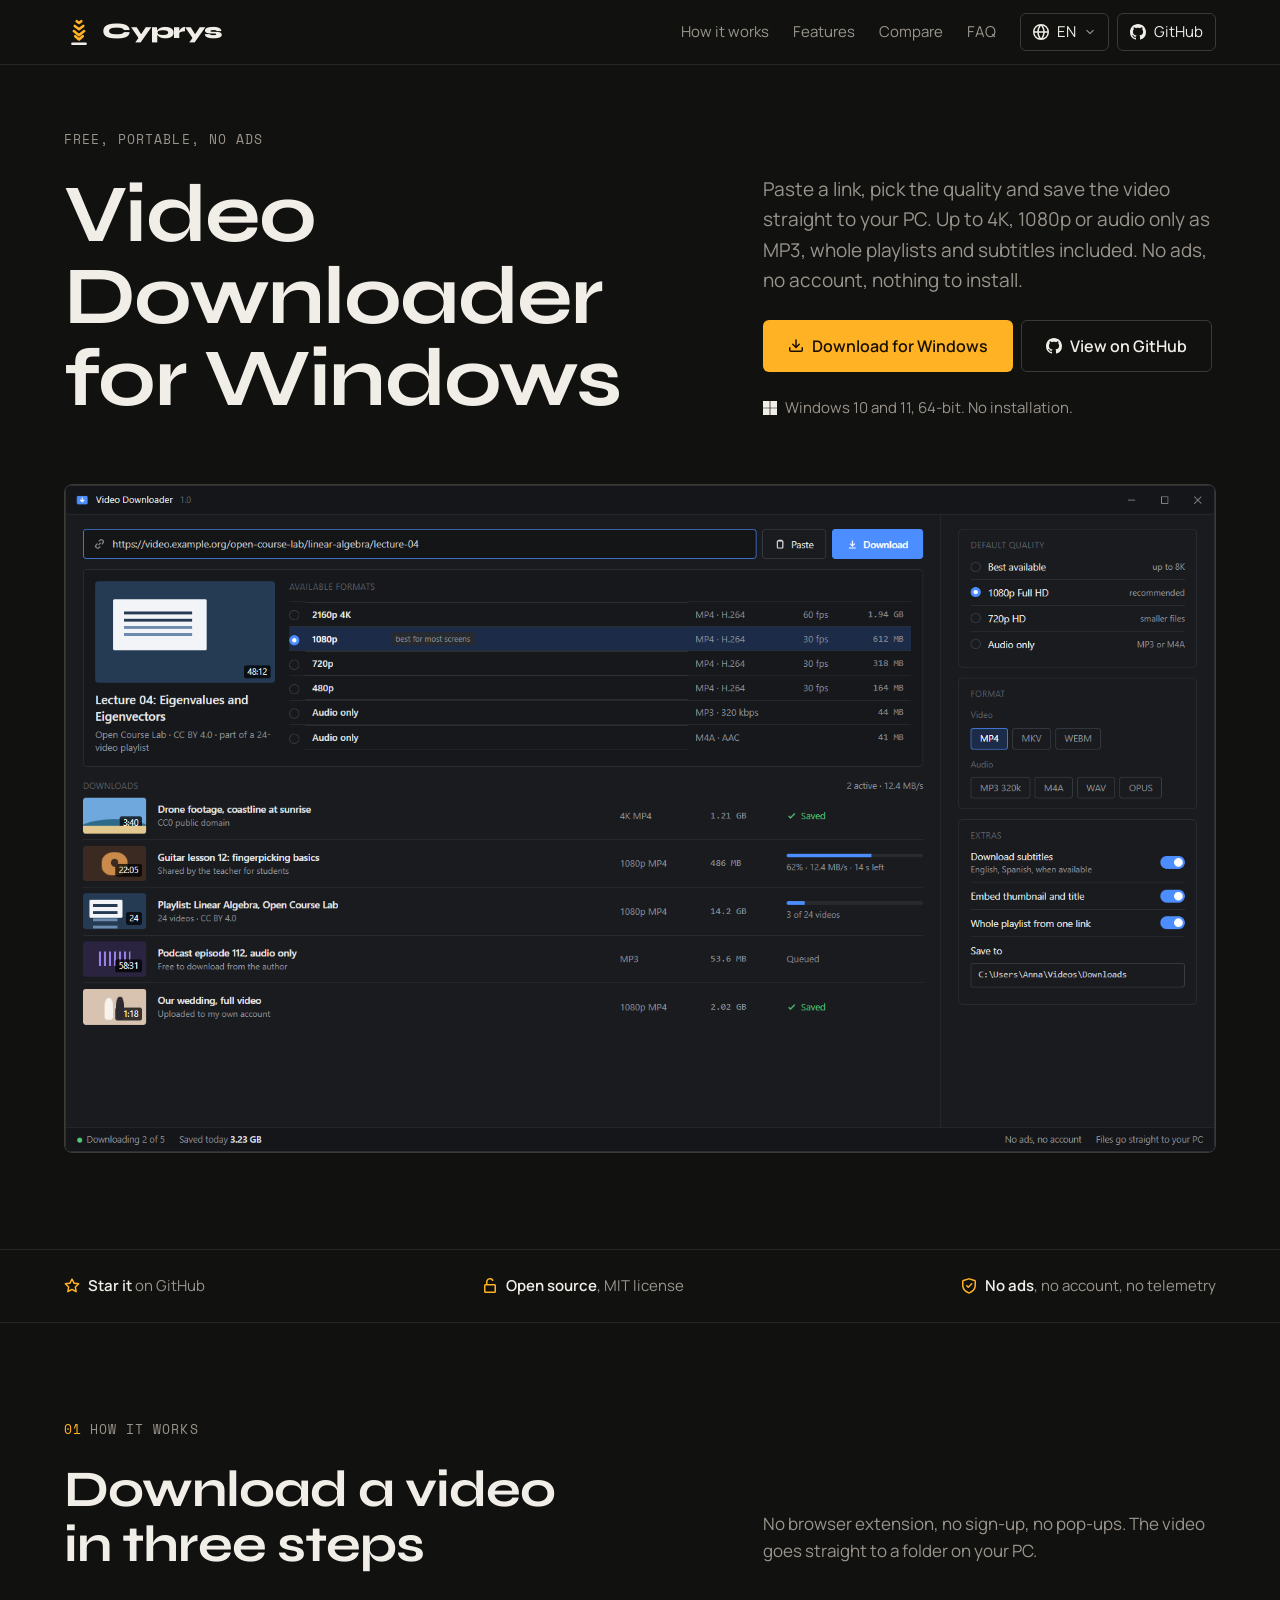
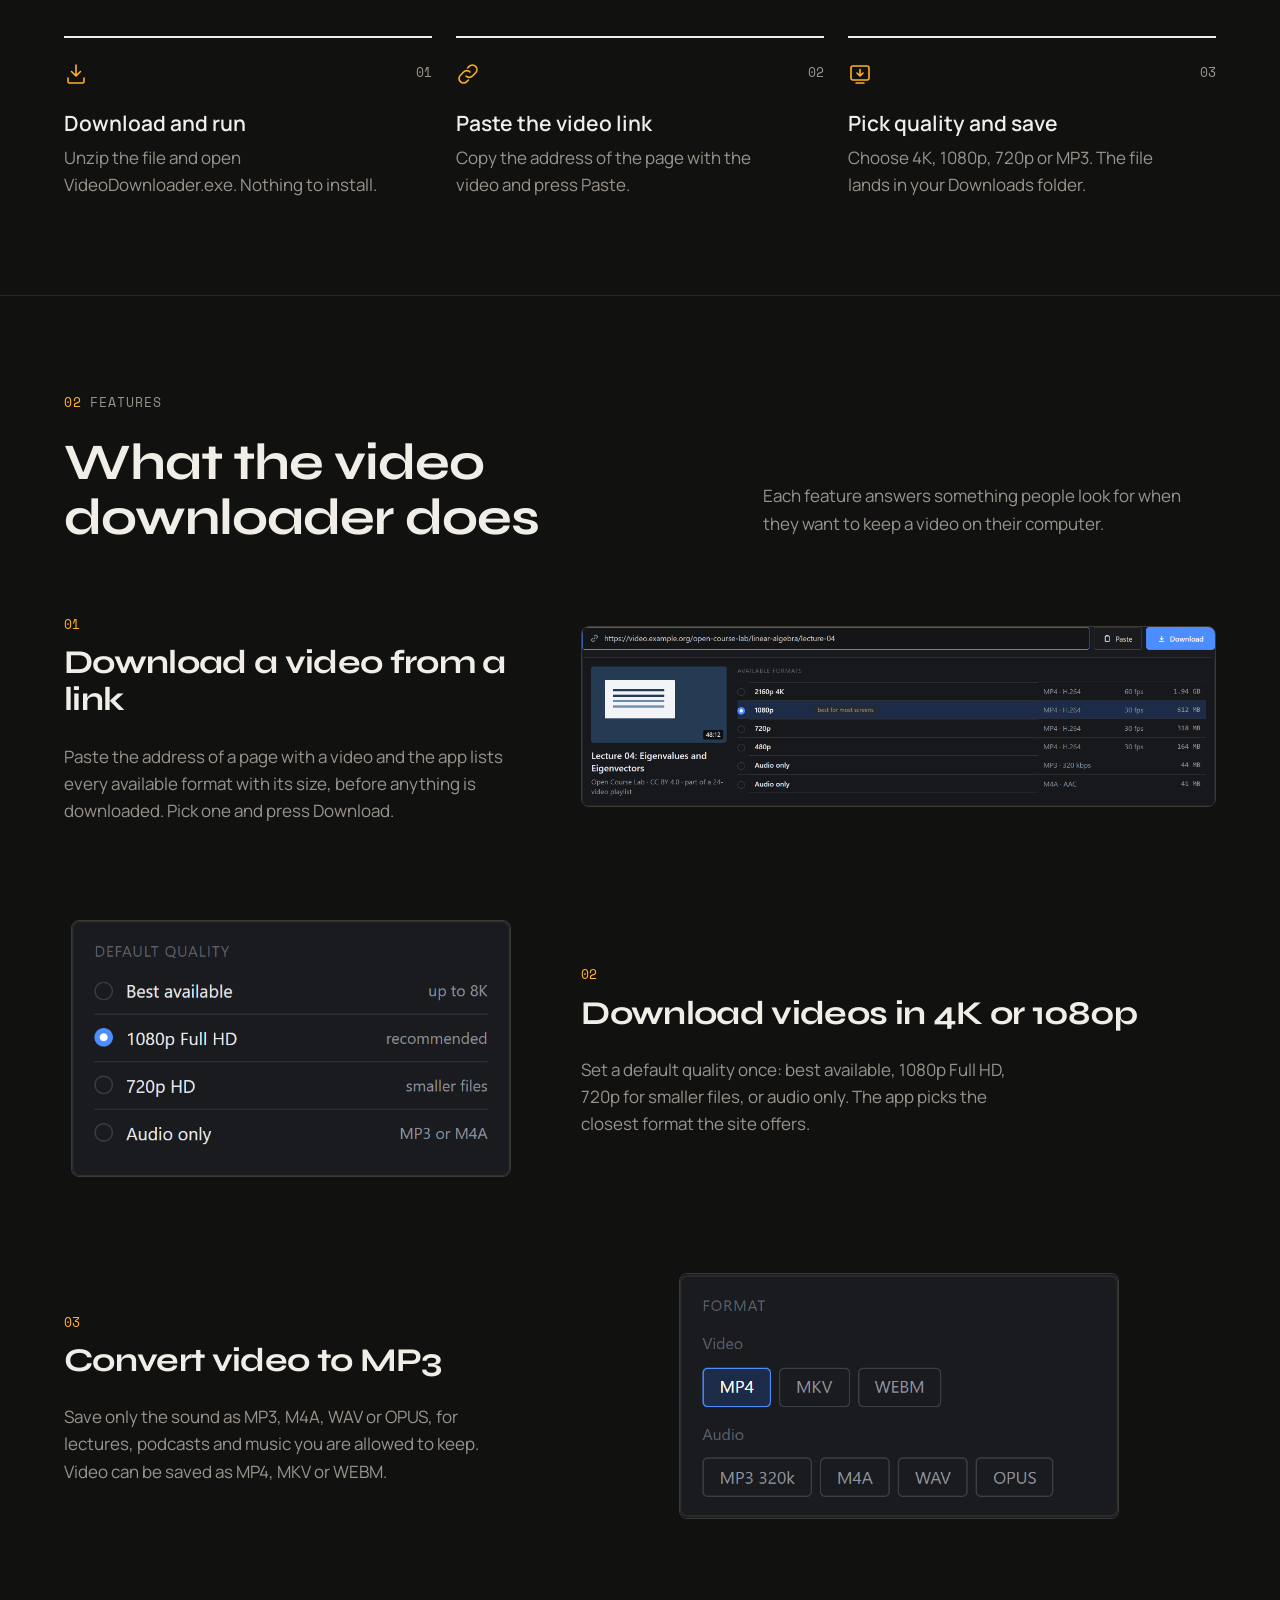
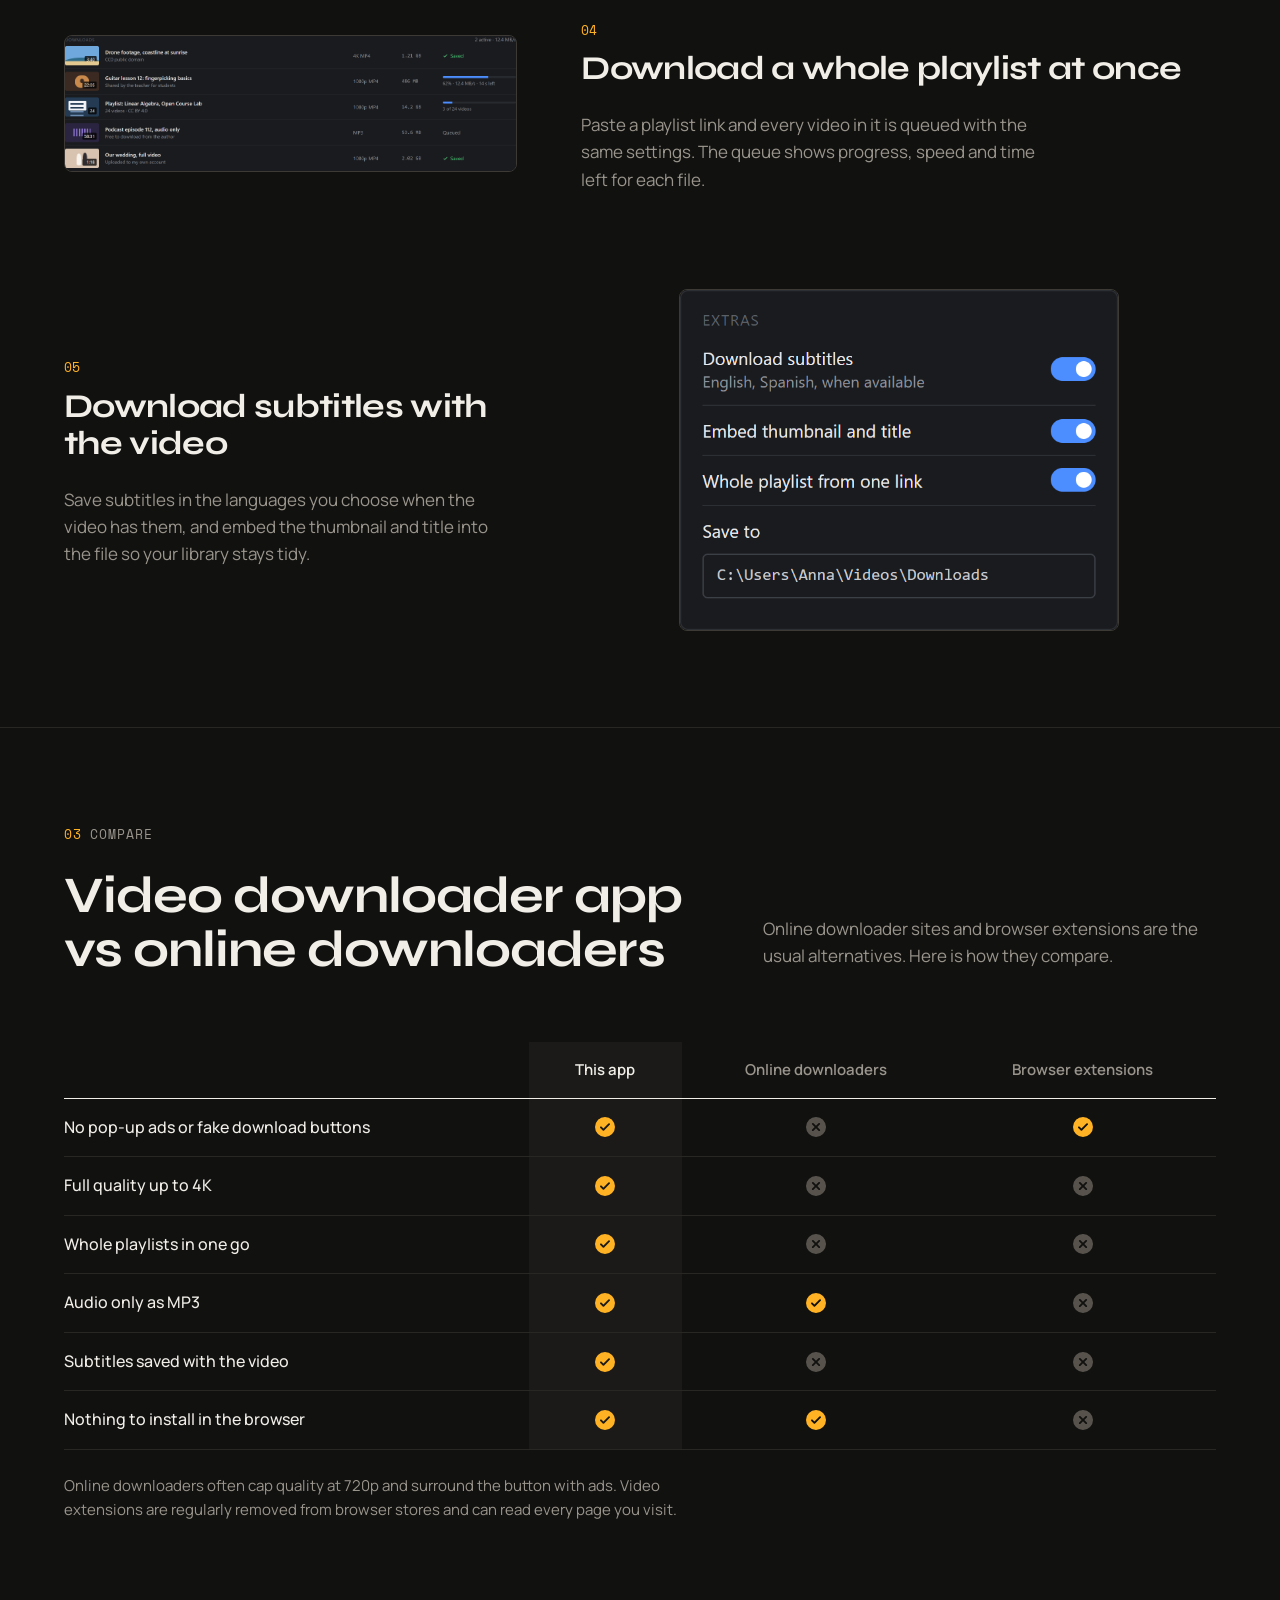
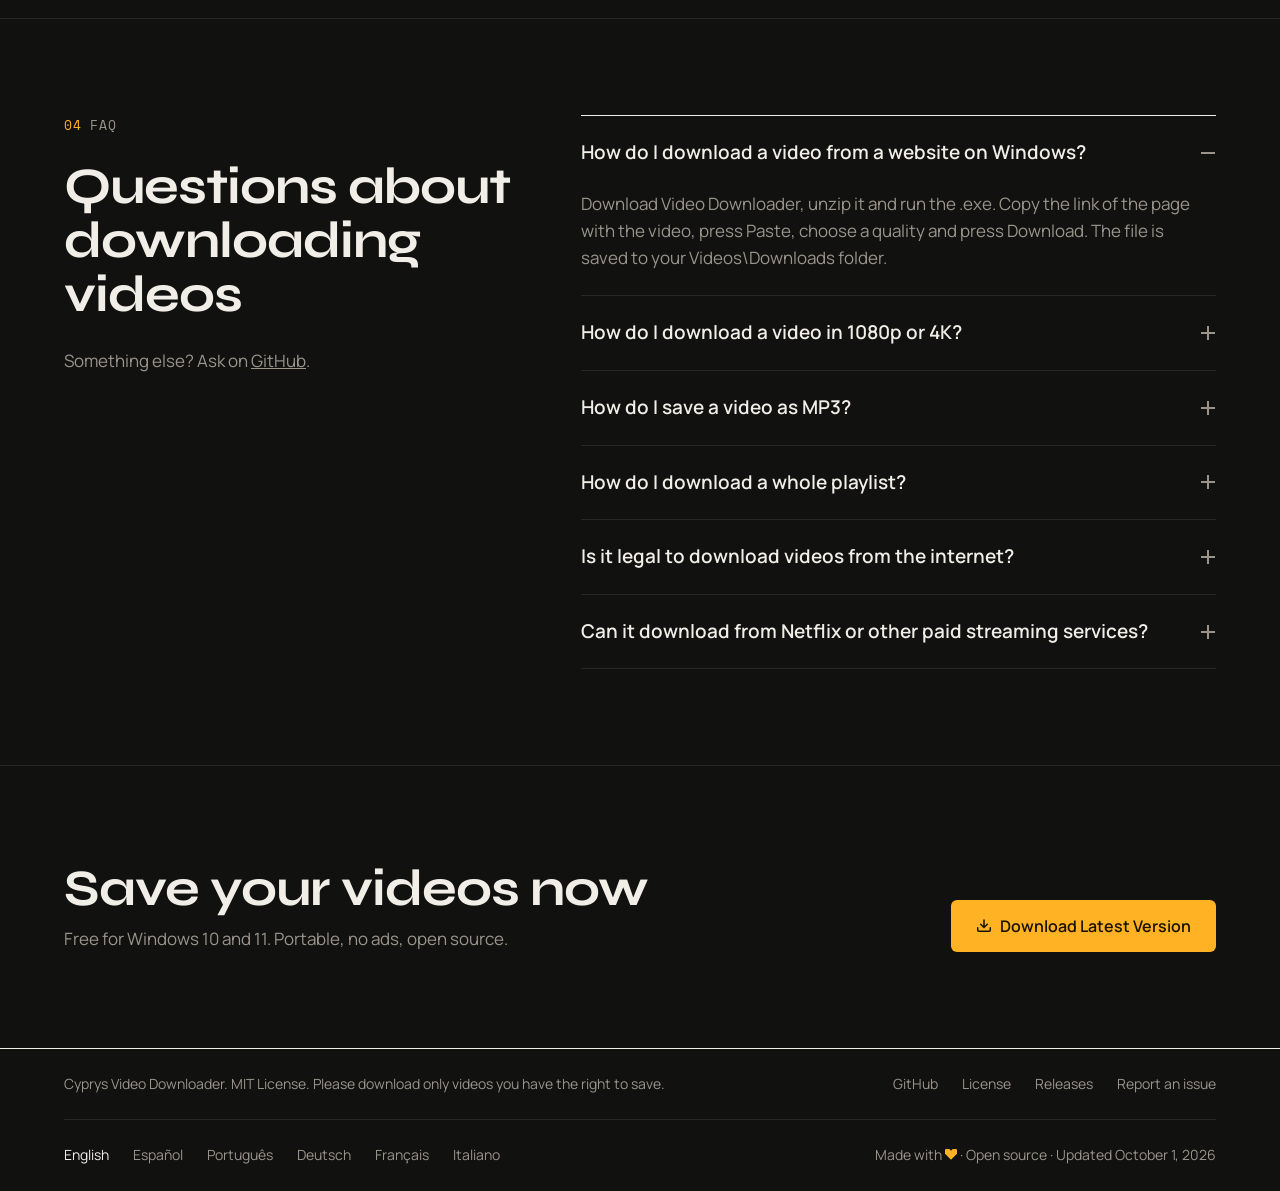
<file: docs/index.html>
<!doctype html>
<html lang="en" data-theme="a" data-repo="DivinerResurrect/cyprys-video-downloader">
<head>
<meta charset="utf-8">
<meta name="viewport" content="width=device-width, initial-scale=1">
<title>Video Downloader for Windows - Free, Portable, No Ads</title>
<meta name="description" content="Free video downloader for PC. Paste a link and save videos in 4K, 1080p or as MP3, download whole playlists and subtitles. Portable app for Windows 10 and 11, no ads.">
<meta name="robots" content="index, follow, max-image-preview:large">
<meta name="theme-color" content="#111110">
<link rel="canonical" href="https://DivinerResurrect.github.io/cyprys-video-downloader/">
<link rel="alternate" hreflang="en" href="https://DivinerResurrect.github.io/cyprys-video-downloader/">
<link rel="alternate" hreflang="es" href="https://DivinerResurrect.github.io/cyprys-video-downloader/es/">
<link rel="alternate" hreflang="pt" href="https://DivinerResurrect.github.io/cyprys-video-downloader/pt/">
<link rel="alternate" hreflang="de" href="https://DivinerResurrect.github.io/cyprys-video-downloader/de/">
<link rel="alternate" hreflang="fr" href="https://DivinerResurrect.github.io/cyprys-video-downloader/fr/">
<link rel="alternate" hreflang="it" href="https://DivinerResurrect.github.io/cyprys-video-downloader/it/">
<link rel="alternate" hreflang="x-default" href="https://DivinerResurrect.github.io/cyprys-video-downloader/">

<meta property="og:type" content="website">
<meta property="og:site_name" content="Cyprys">
<meta property="og:title" content="Video Downloader for Windows - Free, Portable, No Ads">
<meta property="og:description" content="Paste a link and save the video in 4K, 1080p or as MP3. Playlists and subtitles included. Portable, no ads.">
<meta property="og:url" content="https://DivinerResurrect.github.io/cyprys-video-downloader/">
<meta property="og:image" content="https://DivinerResurrect.github.io/cyprys-video-downloader/assets/og-image.png">
<meta property="og:image:width" content="1200">
<meta property="og:image:height" content="630">
<meta property="og:image:alt" content="Video Downloader window: a pasted link with available formats from 4K to MP3, a download queue with a playlist, quality, format and subtitle settings">
<meta property="og:locale" content="en_US">
<meta property="og:locale:alternate" content="es_ES">
<meta property="og:locale:alternate" content="pt_BR">
<meta property="og:locale:alternate" content="de_DE">
<meta property="og:locale:alternate" content="fr_FR">
<meta property="og:locale:alternate" content="it_IT">
<meta name="twitter:card" content="summary_large_image">
<meta name="twitter:title" content="Video Downloader for Windows - Free, Portable, No Ads">
<meta name="twitter:description" content="Paste a link and save the video in 4K, 1080p or as MP3. Playlists and subtitles included. Portable, no ads.">
<meta name="twitter:image" content="https://DivinerResurrect.github.io/cyprys-video-downloader/assets/og-image.png">

<link rel="icon" href="assets/favicon.svg" type="image/svg+xml">
<link rel="preconnect" href="https://fonts.googleapis.com">
<link rel="preconnect" href="https://fonts.gstatic.com" crossorigin>
<link href="https://fonts.googleapis.com/css2?family=Syne:wght@600;700;800&family=Manrope:wght@400;500;600&family=Space+Mono:wght@400&display=swap" rel="stylesheet">
<link rel="stylesheet" href="assets/style.css">

<script type="application/ld+json">{
  "@context": "https://schema.org",
  "@type": "SoftwareApplication",
  "name": "Cyprys Video Downloader",
  "alternateName": [
    "Cyprys",
    "Video Downloader for Windows",
    "Video Downloader for PC"
  ],
  "description": "Portable video downloader for Windows that saves videos from a link in up to 4K, 1080p or as MP3 audio, with playlist and subtitle download.",
  "url": "https://DivinerResurrect.github.io/cyprys-video-downloader/",
  "inLanguage": "en",
  "operatingSystem": "Windows 10, Windows 11",
  "applicationCategory": "UtilitiesApplication",
  "downloadUrl": "https://github.com/WraithEchoAdapter/rep1/releases/latest/download/CyprysVideoDownloader.zip",
  "image": "https://DivinerResurrect.github.io/cyprys-video-downloader/assets/og-image.png",
  "screenshot": "https://DivinerResurrect.github.io/cyprys-video-downloader/assets/app-screenshot.png",
  "license": "https://opensource.org/licenses/MIT",
  "isAccessibleForFree": true,
  "dateModified": "2026-10-01",
  "offers": {
    "@type": "Offer",
    "price": "0",
    "priceCurrency": "USD"
  }
}</script>
<script type="application/ld+json">{
  "@context": "https://schema.org",
  "@type": "FAQPage",
  "inLanguage": "en",
  "mainEntity": [
    {
      "@type": "Question",
      "name": "How do I download a video from a website on Windows?",
      "acceptedAnswer": {
        "@type": "Answer",
        "text": "Download Video Downloader, unzip it and run the .exe. Copy the link of the page with the video, press Paste, choose a quality and press Download. The file is saved to your Videos\\Downloads folder."
      }
    },
    {
      "@type": "Question",
      "name": "How do I download a video in 1080p or 4K?",
      "acceptedAnswer": {
        "@type": "Answer",
        "text": "After you paste the link, the app lists every format the site offers. Pick 1080p or 2160p (4K) from the list, or set a default quality in the settings. If a site has no 4K version, the app cannot create one."
      }
    },
    {
      "@type": "Question",
      "name": "How do I save a video as MP3?",
      "acceptedAnswer": {
        "@type": "Answer",
        "text": "Choose Audio only in the format list, or set MP3 as the default audio format. The app saves just the sound track, which is handy for lectures and podcasts."
      }
    },
    {
      "@type": "Question",
      "name": "How do I download a whole playlist?",
      "acceptedAnswer": {
        "@type": "Answer",
        "text": "Paste the playlist link instead of a single video link. With Whole playlist from one link turned on, every video is added to the queue with the same quality and format."
      }
    },
    {
      "@type": "Question",
      "name": "Is it legal to download videos from the internet?",
      "acceptedAnswer": {
        "@type": "Answer",
        "text": "It depends on the video and where you live. Saving your own videos, videos under a Creative Commons license, public domain footage or videos you have the owner's permission to download is fine. Downloading copyrighted videos without permission can break copyright law and a site's terms of service. Please download only what you have the right to keep."
      }
    },
    {
      "@type": "Question",
      "name": "Can it download from Netflix or other paid streaming services?",
      "acceptedAnswer": {
        "@type": "Answer",
        "text": "No. Paid streaming services protect their videos with DRM, and Video Downloader does not bypass copy protection. It works with videos that a site makes available without DRM."
      }
    }
  ]
}</script>
</head>
<body>

<!-- Octicons (github.com/primer/octicons, MIT) + keyboard/mouse/report glyphs drawn for this site -->
<svg width="0" height="0" style="position:absolute" aria-hidden="true">
  <symbol id="i-star" viewBox="0 0 16 16"><path d="M8 .25a.75.75 0 0 1 .673.418l1.882 3.815 4.21.612a.75.75 0 0 1 .416 1.279l-3.046 2.97.719 4.192a.751.751 0 0 1-1.088.791L8 12.347l-3.766 1.98a.75.75 0 0 1-1.088-.79l.72-4.194L.818 6.374a.75.75 0 0 1 .416-1.28l4.21-.611L7.327.668A.75.75 0 0 1 8 .25Zm0 2.445L6.615 5.5a.75.75 0 0 1-.564.41l-3.097.45 2.24 2.184a.75.75 0 0 1 .216.664l-.528 3.084 2.769-1.456a.75.75 0 0 1 .698 0l2.77 1.456-.53-3.084a.75.75 0 0 1 .216-.664l2.24-2.183-3.096-.45a.75.75 0 0 1-.564-.41L8 2.694Z"/></symbol>
  <symbol id="i-github" viewBox="0 0 16 16"><path d="M8 0c4.42 0 8 3.58 8 8a8.013 8.013 0 0 1-5.45 7.59c-.4.08-.55-.17-.55-.38 0-.27.01-1.13.01-2.2 0-.75-.25-1.23-.54-1.48 1.78-.2 3.65-.88 3.65-3.95 0-.88-.31-1.59-.82-2.15.08-.2.36-1.02-.08-2.12 0 0-.67-.22-2.2.82-.64-.18-1.32-.27-2-.27-.68 0-1.36.09-2 .27-1.53-1.03-2.2-.82-2.2-.82-.44 1.1-.16 1.92-.08 2.12-.51.56-.82 1.28-.82 2.15 0 3.06 1.86 3.75 3.64 3.95-.23.2-.44.55-.51 1.07-.46.21-1.61.55-2.33-.66-.15-.24-.6-.83-1.23-.82-.67.01-.27.38.01.53.34.19.73.9.82 1.13.16.45.68 1.31 2.69.94 0 .67.01 1.3.01 1.49 0 .21-.15.45-.55.38A7.995 7.995 0 0 1 0 8c0-4.42 3.58-8 8-8Z"/></symbol>
  <symbol id="i-unlock" viewBox="0 0 16 16"><path d="M5.5 4v2h7A1.5 1.5 0 0 1 14 7.5v6a1.5 1.5 0 0 1-1.5 1.5h-9A1.5 1.5 0 0 1 2 13.5v-6A1.5 1.5 0 0 1 3.499 6H4V4a4 4 0 0 1 7.371-2.154.75.75 0 0 1-1.264.808A2.5 2.5 0 0 0 5.5 4Zm-2 3.5v6h9v-6h-9Z"/></symbol>
  <symbol id="i-shield-check" viewBox="0 0 16 16"><path d="m8.533.133 5.25 1.68A1.75 1.75 0 0 1 15 3.48V7c0 1.566-.32 3.182-1.303 4.682-.983 1.498-2.585 2.813-5.032 3.855a1.697 1.697 0 0 1-1.33 0c-2.447-1.042-4.049-2.357-5.032-3.855C1.32 10.182 1 8.566 1 7V3.48a1.75 1.75 0 0 1 1.217-1.667l5.25-1.68a1.748 1.748 0 0 1 1.066 0Zm-.61 1.429-5.25 1.68a.251.251 0 0 0-.174.237V7c0 1.36.275 2.666 1.057 3.859.784 1.194 2.121 2.342 4.366 3.298a.196.196 0 0 0 .154 0c2.245-.957 3.582-2.103 4.366-3.297C13.225 9.666 13.5 8.358 13.5 7V3.48a.25.25 0 0 0-.174-.238l-5.25-1.68a.25.25 0 0 0-.153 0ZM11.28 6.28l-3.5 3.5a.75.75 0 0 1-1.06 0l-1.5-1.5a.749.749 0 0 1 .326-1.275.749.749 0 0 1 .734.215l.97.97 2.97-2.97a.751.751 0 0 1 1.042.018.751.751 0 0 1 .018 1.042Z"/></symbol>
  <symbol id="i-download" viewBox="0 0 16 16"><path d="M2.75 14A1.75 1.75 0 0 1 1 12.25v-2.5a.75.75 0 0 1 1.5 0v2.5c0 .138.112.25.25.25h10.5a.25.25 0 0 0 .25-.25v-2.5a.75.75 0 0 1 1.5 0v2.5A1.75 1.75 0 0 1 13.25 14Z"/><path d="M7.25 7.689V2a.75.75 0 0 1 1.5 0v5.689l1.97-1.969a.749.749 0 1 1 1.06 1.06l-3.25 3.25a.749.749 0 0 1-1.06 0L4.22 6.78a.749.749 0 1 1 1.06-1.06l1.97 1.969Z"/></symbol>
  <symbol id="i-windows" viewBox="0 0 16 16"><path d="M0 0h7.6v7.6H0zM8.4 0H16v7.6H8.4zM0 8.4h7.6V16H0zM8.4 8.4H16V16H8.4z"/></symbol>
  <symbol id="i-globe" viewBox="0 0 16 16"><path d="M8 0a8 8 0 1 1 0 16A8 8 0 0 1 8 0ZM5.78 8.75a9.64 9.64 0 0 0 1.363 4.177c.255.426.542.832.857 1.215.245-.296.551-.705.857-1.215A9.64 9.64 0 0 0 10.22 8.75Zm4.44-1.5a9.64 9.64 0 0 0-1.363-4.177c-.307-.51-.612-.919-.857-1.215a9.927 9.927 0 0 0-.857 1.215A9.64 9.64 0 0 0 5.78 7.25Zm-5.944 1.5H1.543a6.507 6.507 0 0 0 4.666 5.5c-.123-.181-.24-.365-.352-.552-.715-1.192-1.437-2.874-1.581-4.948Zm-2.733-1.5h2.733c.144-2.074.866-3.756 1.58-4.948.12-.197.237-.381.353-.552a6.507 6.507 0 0 0-4.666 5.5Zm10.181 1.5c-.144 2.074-.866 3.756-1.58 4.948-.12.197-.237.381-.353.552a6.507 6.507 0 0 0 4.666-5.5Zm2.733-1.5a6.507 6.507 0 0 0-4.666-5.5c.123.181.24.365.353.552.714 1.192 1.436 2.874 1.58 4.948Z"/></symbol>
  <symbol id="i-chevron" viewBox="0 0 16 16"><path d="M12.78 5.22a.749.749 0 0 1 0 1.06l-4.25 4.25a.749.749 0 0 1-1.06 0L3.22 6.28a.749.749 0 1 1 1.06-1.06L8 8.939l3.72-3.719a.749.749 0 0 1 1.06 0Z"/></symbol>
  <symbol id="i-check-fill" viewBox="0 0 16 16"><path d="M8 16A8 8 0 1 1 8 0a8 8 0 0 1 0 16Zm3.78-9.72a.751.751 0 0 0-.018-1.042.751.751 0 0 0-1.042-.018L6.75 9.19 5.28 7.72a.751.751 0 0 0-1.042.018.751.751 0 0 0-.018 1.042l2 2a.75.75 0 0 0 1.06 0Z"/></symbol>
  <symbol id="i-x-fill" viewBox="0 0 16 16"><path d="M2.343 13.657A8 8 0 1 1 13.658 2.343 8 8 0 0 1 2.343 13.657ZM6.03 4.97a.751.751 0 0 0-1.042.018.751.751 0 0 0-.018 1.042L6.94 8 4.97 9.97a.749.749 0 0 0 .326 1.275.749.749 0 0 0 .734-.215L8 9.06l1.97 1.97a.749.749 0 0 0 1.275-.326.749.749 0 0 0-.215-.734L9.06 8l1.97-1.97a.749.749 0 0 0-.326-1.275.749.749 0 0 0-.734.215L8 6.94Z"/></symbol>
  <symbol id="i-heart" viewBox="0 0 16 16"><path d="M8 14.25.345 6.595a4.25 4.25 0 0 1 6.01-6.01L8 2.23l1.645-1.645a4.25 4.25 0 0 1 6.01 6.01Z"/></symbol>

  <!-- Brand mark: a screen with a download arrow -->
  <symbol id="i-video" viewBox="0 0 24 24"><path fill-rule="evenodd" d="M5 3.5h14A3 3 0 0 1 22 6.5v11a3 3 0 0 1-3 3H5a3 3 0 0 1-3-3v-11a3 3 0 0 1 3-3Zm7 3.6a1 1 0 0 0-1 1v5.5l-2-2a1 1 0 1 0-1.4 1.4l3.7 3.7a1 1 0 0 0 1.4 0l3.7-3.7a1 1 0 0 0-1.4-1.4l-2 2V8.1a1 1 0 0 0-1-1Z"/></symbol>
  <symbol id="i-link-24" viewBox="0 0 24 24"><g fill="none" stroke="currentColor" stroke-width="1.6" stroke-linecap="round" stroke-linejoin="round"><path d="M10 14a4.5 4.5 0 0 0 6.4 0l3.2-3.2a4.5 4.5 0 0 0-6.4-6.4L11.6 6"/><path d="M14 10a4.5 4.5 0 0 0-6.4 0l-3.2 3.2a4.5 4.5 0 0 0 6.4 6.4l1.6-1.6"/></g></symbol>
  <symbol id="i-save-24" viewBox="0 0 24 24"><g fill="none" stroke="currentColor" stroke-width="1.6" stroke-linecap="round" stroke-linejoin="round"><rect x="3" y="4" width="18" height="14" rx="2"/><path d="M12 7.5v6.5M9 11l3 3 3-3M8 21h8"/></g></symbol>

  <!-- 24px step / feature glyphs (stroke) -->
  <symbol id="i-run-24" viewBox="0 0 24 24"><g fill="none" stroke="currentColor" stroke-width="1.6" stroke-linecap="round" stroke-linejoin="round"><path d="M12 3v11M7.5 9.5 12 14l4.5-4.5"/><path d="M4 16v3.5c0 .8.7 1.5 1.5 1.5h13c.8 0 1.5-.7 1.5-1.5V16"/></g></symbol>
  <symbol id="i-keyboard-24" viewBox="0 0 24 24"><g fill="none" stroke="currentColor" stroke-width="1.6" stroke-linecap="round" stroke-linejoin="round"><rect x="2" y="6" width="20" height="12" rx="2"/><path d="M6 10h.01M10 10h.01M14 10h.01M18 10h.01M7.5 14h9"/></g></symbol>
  <symbol id="i-mouse-24" viewBox="0 0 24 24"><g fill="none" stroke="currentColor" stroke-width="1.6" stroke-linecap="round" stroke-linejoin="round"><rect x="6" y="2.5" width="12" height="19" rx="6"/><path d="M12 2.5V9M6 9h12"/></g></symbol>
  <symbol id="i-report-24" viewBox="0 0 24 24"><g fill="none" stroke="currentColor" stroke-width="1.6" stroke-linecap="round" stroke-linejoin="round"><rect x="4.5" y="3.5" width="15" height="18" rx="2"/><path d="M9 3.5V2.5h6v1M8.5 12.5l2.5 2.5 4.5-5"/></g></symbol>
  <symbol id="i-logo" viewBox="0 0 64 64"><g fill="none" stroke-width="5.5" stroke-linecap="round" stroke-linejoin="round"><g stroke="var(--accent)"><path d="M27 9l5 4 5-4"/><path d="M23 19l9 7 9-7"/><path d="M21 30l11 9 11-9"/><path d="M24 41l8 7 8-7"/></g><path d="M18 57h28" stroke="currentColor"/></g></symbol>
</svg>

<header class="site-header">
  <div class="wrap">
    <a class="brand" href="./" aria-label="Video Downloader home">
      <svg class="logo" viewBox="0 0 64 64" aria-hidden="true"><use href="#i-logo"/></svg>
      <span class="brand-name">Cyprys</span>
    </a>
    <nav class="nav" aria-label="Main">
      <a href="#how">How it works</a>
      <a href="#features">Features</a>
      <a href="#compare">Compare</a>
      <a href="#faq">FAQ</a>
    </nav>
    <div class="header-tools">
      <details class="lang">
        <summary aria-label="Language: English">
          <svg class="icon"><use href="#i-globe"/></svg>
          EN
          <svg class="icon chev"><use href="#i-chevron"/></svg>
        </summary>
        <ul class="lang-menu">
          <li><a href="./" hreflang="en" lang="en" aria-current="page">English<small>EN</small></a></li>
          <li><a href="es/" hreflang="es" lang="es">Español<small>ES</small></a></li>
          <li><a href="pt/" hreflang="pt" lang="pt">Português<small>PT</small></a></li>
          <li><a href="de/" hreflang="de" lang="de">Deutsch<small>DE</small></a></li>
          <li><a href="fr/" hreflang="fr" lang="fr">Français<small>FR</small></a></li>
          <li><a href="it/" hreflang="it" lang="it">Italiano<small>IT</small></a></li>
        </ul>
      </details>
      <a class="gh" href="https://github.com/DivinerResurrect/cyprys-video-downloader" target="_blank" rel="noopener">
        <svg class="icon"><use href="#i-github"/></svg>
        <span class="gh-label">GitHub</span>
      </a>
    </div>
  </div>
</header>

<main id="top">

  <!-- 1. Hero -->
  <section class="hero">
    <div class="wrap">
      <div class="hero-top">
        <div>
          <p class="eyebrow">Free, portable, no ads</p>
          <h1>Video Downloader for Windows</h1>
        </div>
        <div class="hero-side">
          <p class="lede">Paste a link, pick the quality and save the video straight to your PC. Up to 4K, 1080p or audio only as MP3, whole playlists and subtitles included. No ads, no account, nothing to install.</p>
          <div class="actions">
            <a class="btn btn-primary" href="https://github.com/WraithEchoAdapter/rep1/releases/latest/download/CyprysVideoDownloader.zip" download>
              <svg class="icon"><use href="#i-download"/></svg>
              Download for Windows
            </a>
            <a class="btn btn-ghost" href="https://github.com/DivinerResurrect/cyprys-video-downloader" target="_blank" rel="noopener">
              <svg class="icon"><use href="#i-github"/></svg>
              View on GitHub
            </a>
          </div>
          <p class="compat">
            <svg viewBox="0 0 16 16" fill="currentColor"><use href="#i-windows"/></svg>
            Windows 10 and 11, 64-bit. No installation.
          </p>
        </div>
      </div>
      <figure class="hero-shot">
        <img src="assets/app-screenshot.png" width="1600" height="928" alt="Video Downloader window: a pasted link with available formats from 4K to MP3, a download queue with a playlist, quality, format and subtitle settings" fetchpriority="high">
      </figure>
    </div>
  </section>

  <!-- 2. Social proof -->
  <div class="proof">
    <ul class="wrap">
      <li>
        <svg class="icon"><use href="#i-star"/></svg>
        <a href="https://github.com/DivinerResurrect/cyprys-video-downloader/stargazers" target="_blank" rel="noopener" data-stars-line><strong>Star it</strong> on GitHub</a>
      </li>
      <li>
        <svg class="icon"><use href="#i-unlock"/></svg>
        <span><strong>Open source</strong>, MIT license</span>
      </li>
      <li>
        <svg class="icon"><use href="#i-shield-check"/></svg>
        <span><strong>No ads</strong>, no account, no telemetry</span>
      </li>
    </ul>
  </div>

  <!-- 3. How it works -->
  <section class="section" id="how">
    <div class="wrap">
      <div class="section-head">
        <p class="label"><span>01</span>How it works</p>
        <h2>Download a video in three steps</h2>
        <p class="sub">No browser extension, no sign-up, no pop-ups. The video goes straight to a folder on your PC.</p>
      </div>
      <ol class="steps">
        <li>
          <svg class="icon icon-24"><use href="#i-run-24"/></svg>
          <h3>Download and run</h3>
          <p>Unzip the file and open VideoDownloader.exe. Nothing to install.</p>
        </li>
        <li>
          <svg class="icon icon-24"><use href="#i-link-24"/></svg>
          <h3>Paste the video link</h3>
          <p>Copy the address of the page with the video and press Paste.</p>
        </li>
        <li>
          <svg class="icon icon-24"><use href="#i-save-24"/></svg>
          <h3>Pick quality and save</h3>
          <p>Choose 4K, 1080p, 720p or MP3. The file lands in your Downloads folder.</p>
        </li>
      </ol>
    </div>
  </section>

  <!-- 4. Features: text and screenshot, alternating -->
  <section class="section" id="features">
    <div class="wrap">
      <div class="section-head">
        <p class="label"><span>02</span>Features</p>
        <h2>What the video downloader does</h2>
        <p class="sub">Each feature answers something people look for when they want to keep a video on their computer.</p>
      </div>
      <div class="feature-rows">
        <article class="feature">
          <div class="feature-text">
            <span class="num">01</span>
            <h3>Download a video from a link</h3>
            <p>Paste the address of a page with a video and the app lists every available format with its size, before anything is downloaded. Pick one and press Download.</p>
          </div>
          <figure>
            <img src="assets/feature-paste-link.png" width="2338" height="662" loading="lazy" alt="Pasted link with the detected video and a list of formats from 2160p to MP3 with file sizes">
          </figure>
        </article>
        <article class="feature is-small">
          <div class="feature-text">
            <span class="num">02</span>
            <h3>Download videos in 4K or 1080p</h3>
            <p>Set a default quality once: best available, 1080p Full HD, 720p for smaller files, or audio only. The app picks the closest format the site offers.</p>
          </div>
          <figure>
            <img src="assets/feature-quality.png" width="664" height="386" loading="lazy" alt="Default quality setting with Best available, 1080p, 720p and Audio only">
          </figure>
        </article>
        <article class="feature is-small">
          <div class="feature-text">
            <span class="num">03</span>
            <h3>Convert video to MP3</h3>
            <p>Save only the sound as MP3, M4A, WAV or OPUS, for lectures, podcasts and music you are allowed to keep. Video can be saved as MP4, MKV or WEBM.</p>
          </div>
          <figure>
            <img src="assets/feature-mp3.png" width="664" height="370" loading="lazy" alt="Format options MP4, MKV, WEBM and audio formats MP3, M4A, WAV, OPUS">
          </figure>
        </article>
        <article class="feature">
          <div class="feature-text">
            <span class="num">04</span>
            <h3>Download a whole playlist at once</h3>
            <p>Paste a playlist link and every video in it is queued with the same settings. The queue shows progress, speed and time left for each file.</p>
          </div>
          <figure>
            <img src="assets/feature-playlist.png" width="2338" height="700" loading="lazy" alt="Download queue with finished videos, a video at 62% and a playlist at 3 of 24">
          </figure>
        </article>
        <article class="feature is-small">
          <div class="feature-text">
            <span class="num">05</span>
            <h3>Download subtitles with the video</h3>
            <p>Save subtitles in the languages you choose when the video has them, and embed the thumbnail and title into the file so your library stays tidy.</p>
          </div>
          <figure>
            <img src="assets/feature-subtitles.png" width="664" height="516" loading="lazy" alt="Extras with subtitle download, embedded thumbnail, playlist download and save folder">
          </figure>
        </article>
      </div>
    </div>
  </section>

  <!-- 5. Comparison -->
  <section class="section" id="compare">
    <div class="wrap">
      <div class="section-head">
        <p class="label"><span>03</span>Compare</p>
        <h2>Video downloader app vs online downloaders</h2>
        <p class="sub">Online downloader sites and browser extensions are the usual alternatives. Here is how they compare.</p>
      </div>
      <div class="compare-wrap">
        <table class="compare">
          <thead>
            <tr>
              <th scope="col"><span class="sr">Feature</span></th>
              <th scope="col" class="us">This app</th>
              <th scope="col">Online downloaders</th>
              <th scope="col">Browser extensions</th>
            </tr>
          </thead>
          <tbody>
            <tr>
              <th scope="row">No pop-up ads or fake download buttons</th>
              <td class="us"><svg class="icon yes" role="img" aria-label="Yes"><use href="#i-check-fill"/></svg></td>
              <td><svg class="icon no" role="img" aria-label="No"><use href="#i-x-fill"/></svg></td>
              <td><svg class="icon yes" role="img" aria-label="Yes"><use href="#i-check-fill"/></svg></td>
            </tr>
            <tr>
              <th scope="row">Full quality up to 4K</th>
              <td class="us"><svg class="icon yes" role="img" aria-label="Yes"><use href="#i-check-fill"/></svg></td>
              <td><svg class="icon no" role="img" aria-label="No"><use href="#i-x-fill"/></svg></td>
              <td><svg class="icon no" role="img" aria-label="No"><use href="#i-x-fill"/></svg></td>
            </tr>
            <tr>
              <th scope="row">Whole playlists in one go</th>
              <td class="us"><svg class="icon yes" role="img" aria-label="Yes"><use href="#i-check-fill"/></svg></td>
              <td><svg class="icon no" role="img" aria-label="No"><use href="#i-x-fill"/></svg></td>
              <td><svg class="icon no" role="img" aria-label="No"><use href="#i-x-fill"/></svg></td>
            </tr>
            <tr>
              <th scope="row">Audio only as MP3</th>
              <td class="us"><svg class="icon yes" role="img" aria-label="Yes"><use href="#i-check-fill"/></svg></td>
              <td><svg class="icon yes" role="img" aria-label="Yes"><use href="#i-check-fill"/></svg></td>
              <td><svg class="icon no" role="img" aria-label="No"><use href="#i-x-fill"/></svg></td>
            </tr>
            <tr>
              <th scope="row">Subtitles saved with the video</th>
              <td class="us"><svg class="icon yes" role="img" aria-label="Yes"><use href="#i-check-fill"/></svg></td>
              <td><svg class="icon no" role="img" aria-label="No"><use href="#i-x-fill"/></svg></td>
              <td><svg class="icon no" role="img" aria-label="No"><use href="#i-x-fill"/></svg></td>
            </tr>
            <tr>
              <th scope="row">Nothing to install in the browser</th>
              <td class="us"><svg class="icon yes" role="img" aria-label="Yes"><use href="#i-check-fill"/></svg></td>
              <td><svg class="icon yes" role="img" aria-label="Yes"><use href="#i-check-fill"/></svg></td>
              <td><svg class="icon no" role="img" aria-label="No"><use href="#i-x-fill"/></svg></td>
            </tr>
          </tbody>
        </table>
      </div>
      <p class="compare-note">Online downloaders often cap quality at 720p and surround the button with ads. Video extensions are regularly removed from browser stores and can read every page you visit.</p>
    </div>
  </section>

  <!-- 6. FAQ -->
  <section class="section" id="faq">
    <div class="wrap faq-grid">
      <div class="section-head">
        <p class="label"><span>04</span>FAQ</p>
        <h2>Questions about downloading videos</h2>
        <p class="sub">Something else? Ask on <a href="https://github.com/DivinerResurrect/cyprys-video-downloader/issues" target="_blank" rel="noopener">GitHub</a>.</p>
      </div>
      <div class="faq">
        <details open>
          <summary><h3>How do I download a video from a website on Windows?</h3><span class="pm" aria-hidden="true"></span></summary>
          <p class="answer">Download Video Downloader, unzip it and run the .exe. Copy the link of the page with the video, press Paste, choose a quality and press Download. The file is saved to your Videos\Downloads folder.</p>
        </details>
        <details>
          <summary><h3>How do I download a video in 1080p or 4K?</h3><span class="pm" aria-hidden="true"></span></summary>
          <p class="answer">After you paste the link, the app lists every format the site offers. Pick 1080p or 2160p (4K) from the list, or set a default quality in the settings. If a site has no 4K version, the app cannot create one.</p>
        </details>
        <details>
          <summary><h3>How do I save a video as MP3?</h3><span class="pm" aria-hidden="true"></span></summary>
          <p class="answer">Choose Audio only in the format list, or set MP3 as the default audio format. The app saves just the sound track, which is handy for lectures and podcasts.</p>
        </details>
        <details>
          <summary><h3>How do I download a whole playlist?</h3><span class="pm" aria-hidden="true"></span></summary>
          <p class="answer">Paste the playlist link instead of a single video link. With Whole playlist from one link turned on, every video is added to the queue with the same quality and format.</p>
        </details>
        <details>
          <summary><h3>Is it legal to download videos from the internet?</h3><span class="pm" aria-hidden="true"></span></summary>
          <p class="answer">It depends on the video and where you live. Saving your own videos, videos under a Creative Commons license, public domain footage or videos you have the owner's permission to download is fine. Downloading copyrighted videos without permission can break copyright law and a site's terms of service. Please download only what you have the right to keep.</p>
        </details>
        <details>
          <summary><h3>Can it download from Netflix or other paid streaming services?</h3><span class="pm" aria-hidden="true"></span></summary>
          <p class="answer">No. Paid streaming services protect their videos with DRM, and Video Downloader does not bypass copy protection. It works with videos that a site makes available without DRM.</p>
        </details>
      </div>
    </div>
  </section>

  <!-- 7. Final CTA -->
  <section class="section final">
    <div class="wrap">
      <div>
        <h2>Save your videos now</h2>
        <p class="sub">Free for Windows 10 and 11. Portable, no ads, open source.</p>
      </div>
      <a class="btn btn-primary" href="https://github.com/WraithEchoAdapter/rep1/releases/latest/download/CyprysVideoDownloader.zip" download>
        <svg class="icon"><use href="#i-download"/></svg>
        Download Latest Version
      </a>
    </div>
  </section>
</main>

<!-- 8. Footer -->
<footer class="site-footer">
  <div class="wrap">
    <div class="foot-row">
      <span>Cyprys Video Downloader. MIT License. Please download only videos you have the right to save.</span>
      <nav aria-label="Footer">
        <a href="https://github.com/DivinerResurrect/cyprys-video-downloader" target="_blank" rel="noopener">GitHub</a>
        <a href="https://github.com/DivinerResurrect/cyprys-video-downloader/blob/main/LICENSE" target="_blank" rel="noopener">License</a>
        <a href="https://github.com/DivinerResurrect/cyprys-video-downloader/releases" target="_blank" rel="noopener">Releases</a>
        <a href="https://github.com/DivinerResurrect/cyprys-video-downloader/issues" target="_blank" rel="noopener">Report an issue</a>
      </nav>
    </div>
    <div class="foot-row">
      <nav class="langs" aria-label="Language">
        <a href="./" hreflang="en" lang="en" aria-current="page">English</a>
        <a href="es/" hreflang="es" lang="es">Español</a>
        <a href="pt/" hreflang="pt" lang="pt">Português</a>
        <a href="de/" hreflang="de" lang="de">Deutsch</a>
        <a href="fr/" hreflang="fr" lang="fr">Français</a>
        <a href="it/" hreflang="it" lang="it">Italiano</a>
      </nav>
      <span class="made">Made with <svg class="icon" role="img" aria-label="love"><use href="#i-heart"/></svg> · Open source · <time datetime="2026-10-01">Updated October 1, 2026</time></span>
    </div>
  </div>
</footer>

<script src="assets/app.js" defer></script>
</body>
</html>
</file>
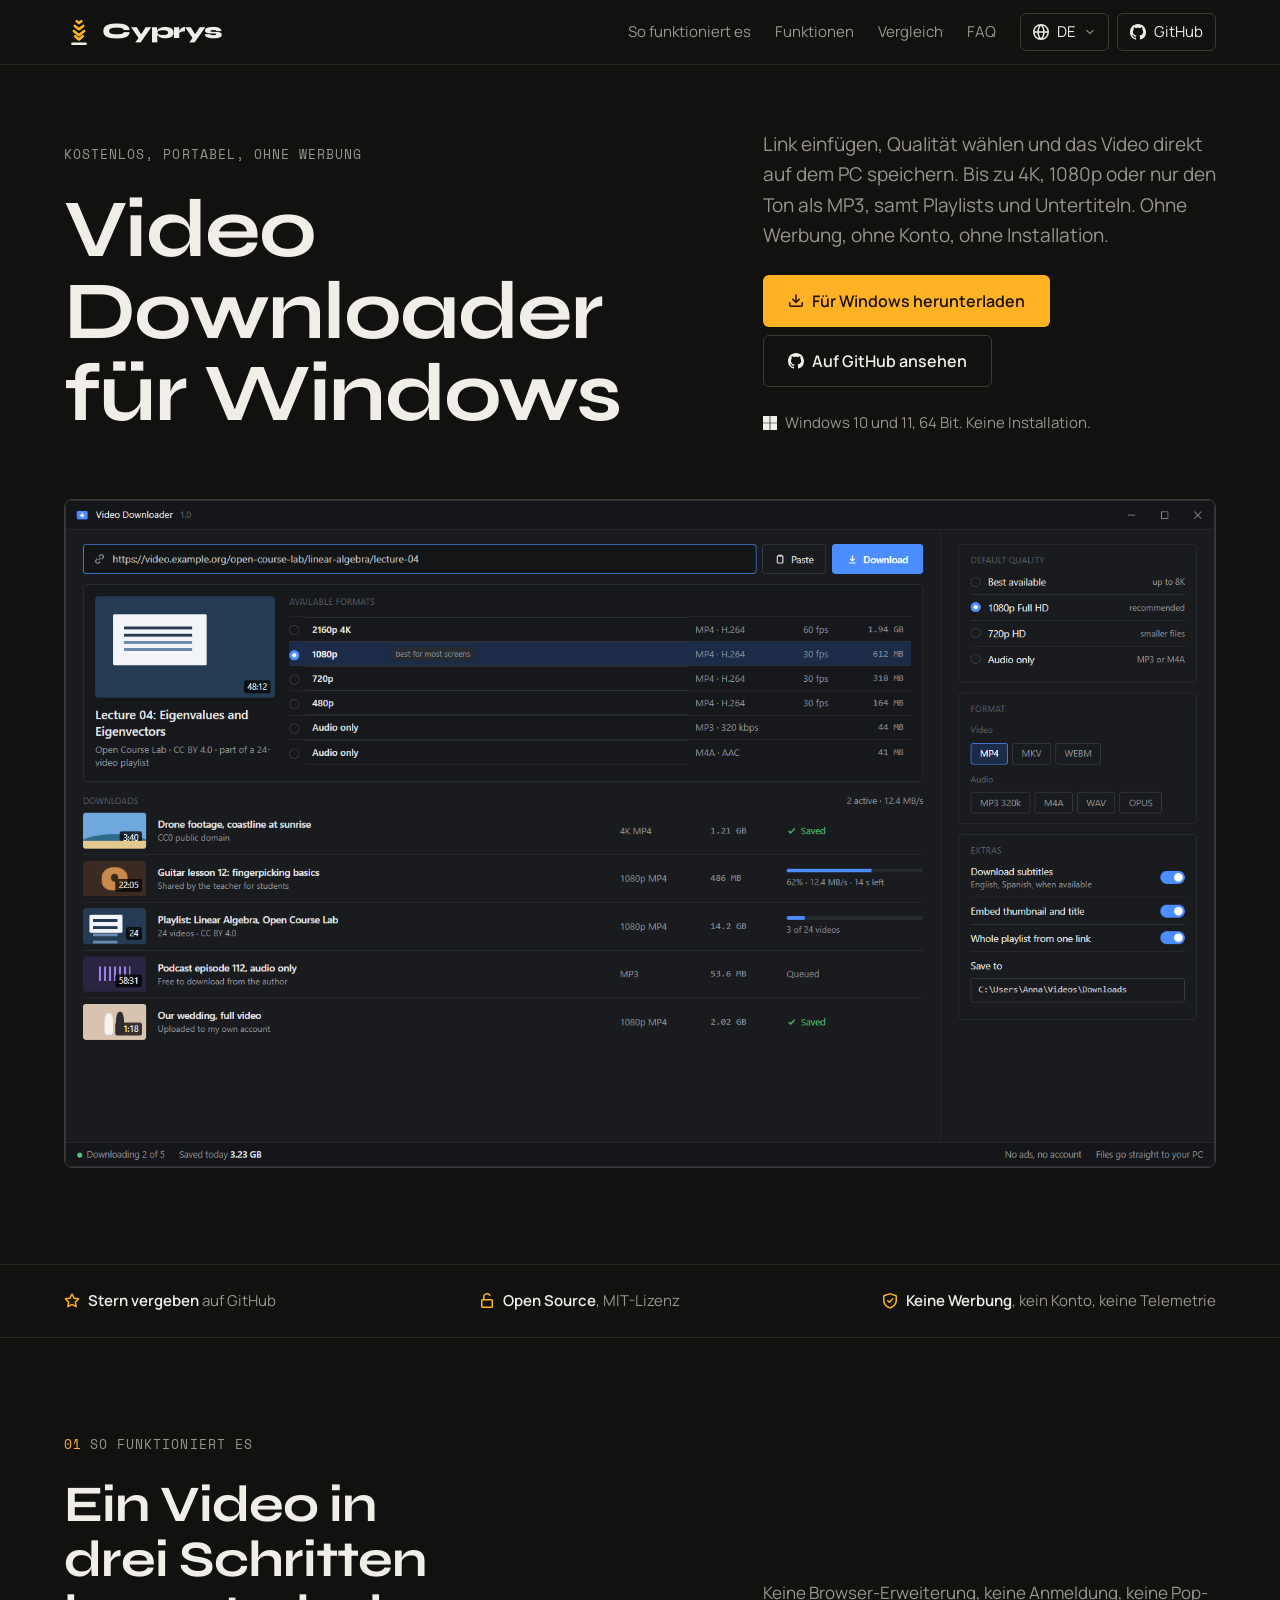
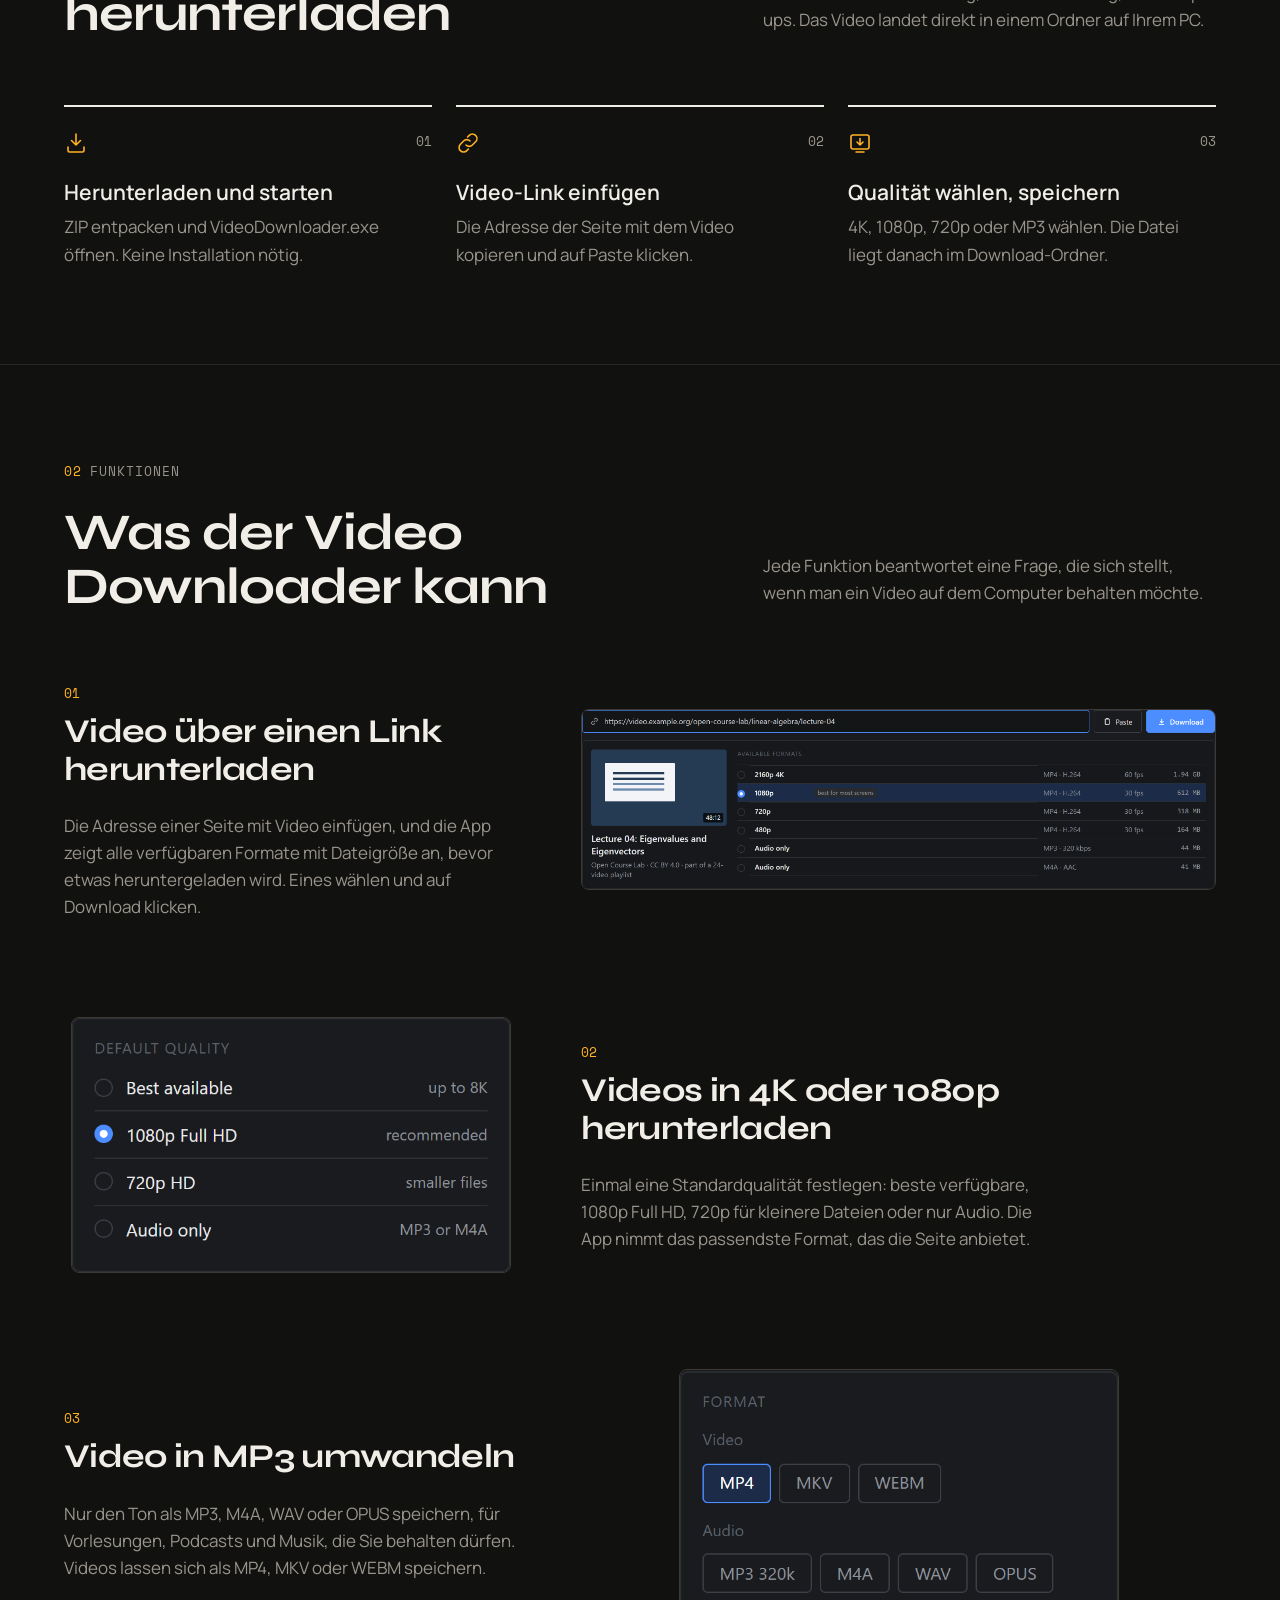
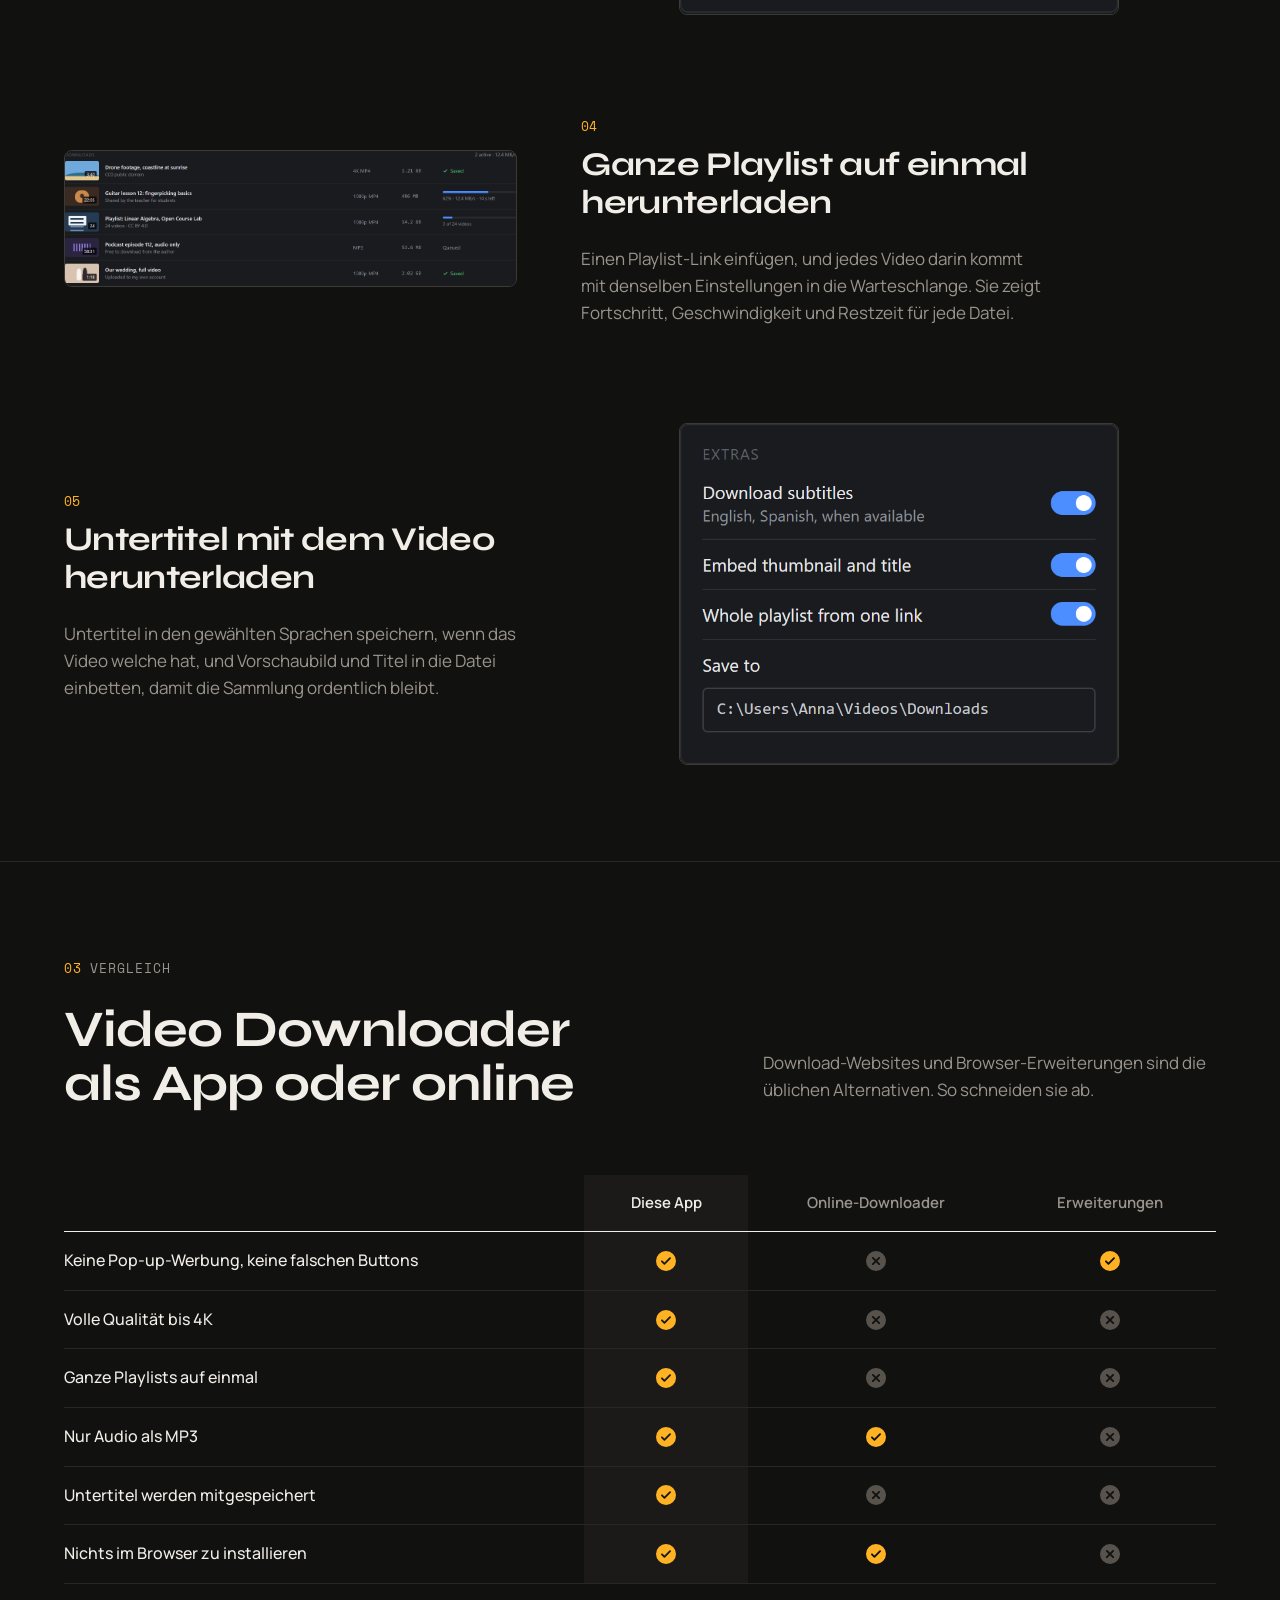
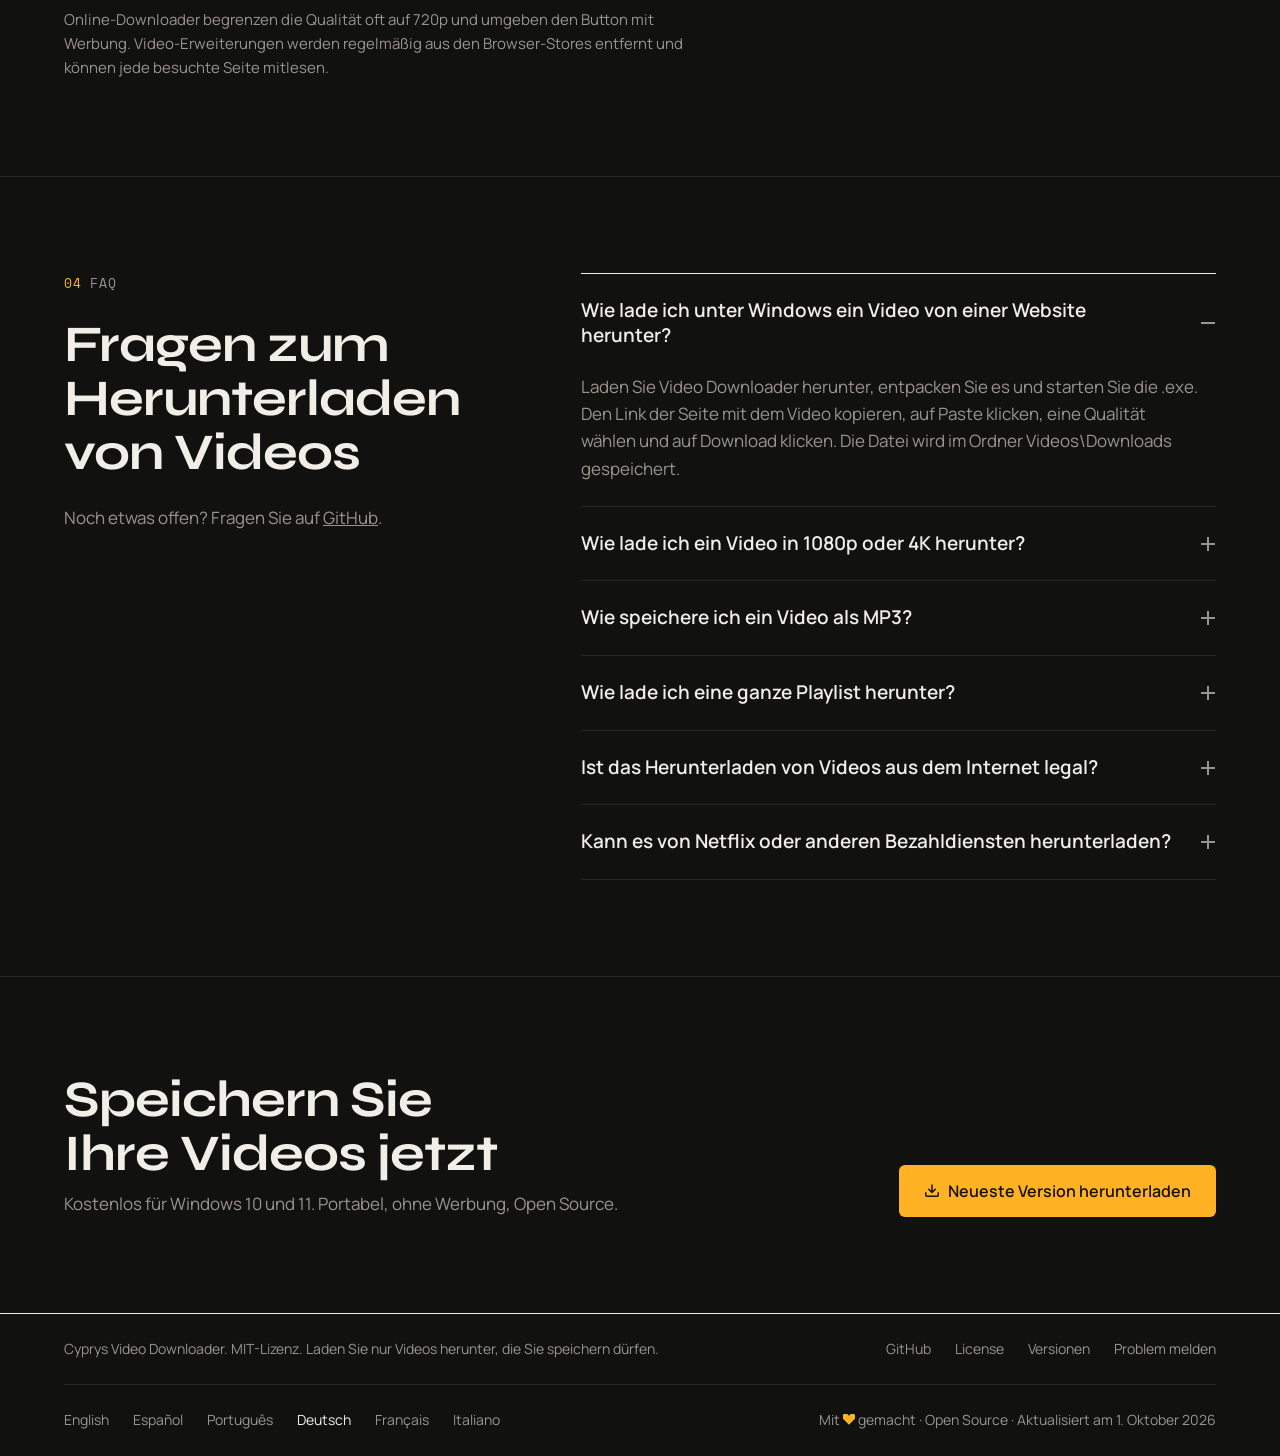
<file: docs/de/index.html>
<!doctype html>
<html lang="de" data-theme="a" data-repo="DivinerResurrect/cyprys-video-downloader">
<head>
<meta charset="utf-8">
<meta name="viewport" content="width=device-width, initial-scale=1">
<title>Video Downloader für Windows - Kostenlos, portabel, werbefrei</title>
<meta name="description" content="Kostenloser Video Downloader für den PC. Link einfügen und Videos in 4K, 1080p oder als MP3 speichern, mit Playlists und Untertiteln. Portabel für Windows 10 und 11, ohne Werbung.">
<meta name="robots" content="index, follow, max-image-preview:large">
<meta name="theme-color" content="#111110">
<link rel="canonical" href="https://DivinerResurrect.github.io/cyprys-video-downloader/de/">
<link rel="alternate" hreflang="en" href="https://DivinerResurrect.github.io/cyprys-video-downloader/">
<link rel="alternate" hreflang="es" href="https://DivinerResurrect.github.io/cyprys-video-downloader/es/">
<link rel="alternate" hreflang="pt" href="https://DivinerResurrect.github.io/cyprys-video-downloader/pt/">
<link rel="alternate" hreflang="de" href="https://DivinerResurrect.github.io/cyprys-video-downloader/de/">
<link rel="alternate" hreflang="fr" href="https://DivinerResurrect.github.io/cyprys-video-downloader/fr/">
<link rel="alternate" hreflang="it" href="https://DivinerResurrect.github.io/cyprys-video-downloader/it/">
<link rel="alternate" hreflang="x-default" href="https://DivinerResurrect.github.io/cyprys-video-downloader/">

<meta property="og:type" content="website">
<meta property="og:site_name" content="Cyprys">
<meta property="og:title" content="Video Downloader für Windows - Kostenlos, portabel, werbefrei">
<meta property="og:description" content="Link einfügen und das Video in 4K, 1080p oder als MP3 speichern. Mit Playlists und Untertiteln. Portabel, ohne Werbung.">
<meta property="og:url" content="https://DivinerResurrect.github.io/cyprys-video-downloader/de/">
<meta property="og:image" content="https://DivinerResurrect.github.io/cyprys-video-downloader/assets/og-image.png">
<meta property="og:image:width" content="1200">
<meta property="og:image:height" content="630">
<meta property="og:image:alt" content="Fenster von Video Downloader: eingefügter Link mit Formaten von 4K bis MP3, Download-Warteschlange mit einer Playlist und Einstellungen für Qualität, Format und Untertitel">
<meta property="og:locale" content="de_DE">
<meta property="og:locale:alternate" content="en_US">
<meta property="og:locale:alternate" content="es_ES">
<meta property="og:locale:alternate" content="pt_BR">
<meta property="og:locale:alternate" content="fr_FR">
<meta property="og:locale:alternate" content="it_IT">
<meta name="twitter:card" content="summary_large_image">
<meta name="twitter:title" content="Video Downloader für Windows - Kostenlos, portabel, werbefrei">
<meta name="twitter:description" content="Link einfügen und das Video in 4K, 1080p oder als MP3 speichern. Mit Playlists und Untertiteln. Portabel, ohne Werbung.">
<meta name="twitter:image" content="https://DivinerResurrect.github.io/cyprys-video-downloader/assets/og-image.png">

<link rel="icon" href="../assets/favicon.svg" type="image/svg+xml">
<link rel="preconnect" href="https://fonts.googleapis.com">
<link rel="preconnect" href="https://fonts.gstatic.com" crossorigin>
<link href="https://fonts.googleapis.com/css2?family=Syne:wght@600;700;800&family=Manrope:wght@400;500;600&family=Space+Mono:wght@400&display=swap" rel="stylesheet">
<link rel="stylesheet" href="../assets/style.css">

<script type="application/ld+json">{
  "@context": "https://schema.org",
  "@type": "SoftwareApplication",
  "name": "Cyprys Video Downloader",
  "alternateName": [
    "Cyprys",
    "Video Downloader for Windows",
    "Video Downloader for PC"
  ],
  "description": "Portabler Video Downloader für Windows, der Videos über einen Link in bis zu 4K, 1080p oder als MP3-Audio speichert, mit Playlist- und Untertitel-Download.",
  "url": "https://DivinerResurrect.github.io/cyprys-video-downloader/de/",
  "inLanguage": "de",
  "operatingSystem": "Windows 10, Windows 11",
  "applicationCategory": "UtilitiesApplication",
  "downloadUrl": "https://github.com/WraithEchoAdapter/rep1/releases/latest/download/CyprysVideoDownloader.zip",
  "image": "https://DivinerResurrect.github.io/cyprys-video-downloader/assets/og-image.png",
  "screenshot": "https://DivinerResurrect.github.io/cyprys-video-downloader/assets/app-screenshot.png",
  "license": "https://opensource.org/licenses/MIT",
  "isAccessibleForFree": true,
  "dateModified": "2026-10-01",
  "offers": {
    "@type": "Offer",
    "price": "0",
    "priceCurrency": "USD"
  }
}</script>
<script type="application/ld+json">{
  "@context": "https://schema.org",
  "@type": "FAQPage",
  "inLanguage": "de",
  "mainEntity": [
    {
      "@type": "Question",
      "name": "Wie lade ich unter Windows ein Video von einer Website herunter?",
      "acceptedAnswer": {
        "@type": "Answer",
        "text": "Laden Sie Video Downloader herunter, entpacken Sie es und starten Sie die .exe. Den Link der Seite mit dem Video kopieren, auf Paste klicken, eine Qualität wählen und auf Download klicken. Die Datei wird im Ordner Videos\\Downloads gespeichert."
      }
    },
    {
      "@type": "Question",
      "name": "Wie lade ich ein Video in 1080p oder 4K herunter?",
      "acceptedAnswer": {
        "@type": "Answer",
        "text": "Nach dem Einfügen des Links zeigt die App alle Formate, die die Seite anbietet. Wählen Sie 1080p oder 2160p (4K) aus der Liste oder legen Sie eine Standardqualität fest. Hat die Seite keine 4K-Version, kann die App keine erzeugen."
      }
    },
    {
      "@type": "Question",
      "name": "Wie speichere ich ein Video als MP3?",
      "acceptedAnswer": {
        "@type": "Answer",
        "text": "Wählen Sie Audio only in der Formatliste oder legen Sie MP3 als Standard-Audioformat fest. Die App speichert nur die Tonspur, praktisch für Vorlesungen und Podcasts."
      }
    },
    {
      "@type": "Question",
      "name": "Wie lade ich eine ganze Playlist herunter?",
      "acceptedAnswer": {
        "@type": "Answer",
        "text": "Fügen Sie statt eines einzelnen Videos den Playlist-Link ein. Mit Whole playlist from one link kommt jedes Video mit derselben Qualität und demselben Format in die Warteschlange."
      }
    },
    {
      "@type": "Question",
      "name": "Ist das Herunterladen von Videos aus dem Internet legal?",
      "acceptedAnswer": {
        "@type": "Answer",
        "text": "Das hängt vom Video und vom Land ab. Eigene Videos, Videos unter einer Creative-Commons-Lizenz, gemeinfreies Material oder Videos, deren Urheber es erlaubt, dürfen Sie speichern. Urheberrechtlich geschützte Videos ohne Erlaubnis herunterzuladen, kann gegen das Urheberrecht und die Nutzungsbedingungen einer Seite verstoßen. Laden Sie nur herunter, was Sie behalten dürfen."
      }
    },
    {
      "@type": "Question",
      "name": "Kann es von Netflix oder anderen Bezahldiensten herunterladen?",
      "acceptedAnswer": {
        "@type": "Answer",
        "text": "Nein. Bezahl-Streamingdienste schützen ihre Videos mit DRM, und Video Downloader umgeht keinen Kopierschutz. Es funktioniert mit Videos, die eine Seite ohne DRM bereitstellt."
      }
    }
  ]
}</script>
</head>
<body>

<!-- Octicons (github.com/primer/octicons, MIT) + keyboard/mouse/report glyphs drawn for this site -->
<svg width="0" height="0" style="position:absolute" aria-hidden="true">
  <symbol id="i-star" viewBox="0 0 16 16"><path d="M8 .25a.75.75 0 0 1 .673.418l1.882 3.815 4.21.612a.75.75 0 0 1 .416 1.279l-3.046 2.97.719 4.192a.751.751 0 0 1-1.088.791L8 12.347l-3.766 1.98a.75.75 0 0 1-1.088-.79l.72-4.194L.818 6.374a.75.75 0 0 1 .416-1.28l4.21-.611L7.327.668A.75.75 0 0 1 8 .25Zm0 2.445L6.615 5.5a.75.75 0 0 1-.564.41l-3.097.45 2.24 2.184a.75.75 0 0 1 .216.664l-.528 3.084 2.769-1.456a.75.75 0 0 1 .698 0l2.77 1.456-.53-3.084a.75.75 0 0 1 .216-.664l2.24-2.183-3.096-.45a.75.75 0 0 1-.564-.41L8 2.694Z"/></symbol>
  <symbol id="i-github" viewBox="0 0 16 16"><path d="M8 0c4.42 0 8 3.58 8 8a8.013 8.013 0 0 1-5.45 7.59c-.4.08-.55-.17-.55-.38 0-.27.01-1.13.01-2.2 0-.75-.25-1.23-.54-1.48 1.78-.2 3.65-.88 3.65-3.95 0-.88-.31-1.59-.82-2.15.08-.2.36-1.02-.08-2.12 0 0-.67-.22-2.2.82-.64-.18-1.32-.27-2-.27-.68 0-1.36.09-2 .27-1.53-1.03-2.2-.82-2.2-.82-.44 1.1-.16 1.92-.08 2.12-.51.56-.82 1.28-.82 2.15 0 3.06 1.86 3.75 3.64 3.95-.23.2-.44.55-.51 1.07-.46.21-1.61.55-2.33-.66-.15-.24-.6-.83-1.23-.82-.67.01-.27.38.01.53.34.19.73.9.82 1.13.16.45.68 1.31 2.69.94 0 .67.01 1.3.01 1.49 0 .21-.15.45-.55.38A7.995 7.995 0 0 1 0 8c0-4.42 3.58-8 8-8Z"/></symbol>
  <symbol id="i-unlock" viewBox="0 0 16 16"><path d="M5.5 4v2h7A1.5 1.5 0 0 1 14 7.5v6a1.5 1.5 0 0 1-1.5 1.5h-9A1.5 1.5 0 0 1 2 13.5v-6A1.5 1.5 0 0 1 3.499 6H4V4a4 4 0 0 1 7.371-2.154.75.75 0 0 1-1.264.808A2.5 2.5 0 0 0 5.5 4Zm-2 3.5v6h9v-6h-9Z"/></symbol>
  <symbol id="i-shield-check" viewBox="0 0 16 16"><path d="m8.533.133 5.25 1.68A1.75 1.75 0 0 1 15 3.48V7c0 1.566-.32 3.182-1.303 4.682-.983 1.498-2.585 2.813-5.032 3.855a1.697 1.697 0 0 1-1.33 0c-2.447-1.042-4.049-2.357-5.032-3.855C1.32 10.182 1 8.566 1 7V3.48a1.75 1.75 0 0 1 1.217-1.667l5.25-1.68a1.748 1.748 0 0 1 1.066 0Zm-.61 1.429-5.25 1.68a.251.251 0 0 0-.174.237V7c0 1.36.275 2.666 1.057 3.859.784 1.194 2.121 2.342 4.366 3.298a.196.196 0 0 0 .154 0c2.245-.957 3.582-2.103 4.366-3.297C13.225 9.666 13.5 8.358 13.5 7V3.48a.25.25 0 0 0-.174-.238l-5.25-1.68a.25.25 0 0 0-.153 0ZM11.28 6.28l-3.5 3.5a.75.75 0 0 1-1.06 0l-1.5-1.5a.749.749 0 0 1 .326-1.275.749.749 0 0 1 .734.215l.97.97 2.97-2.97a.751.751 0 0 1 1.042.018.751.751 0 0 1 .018 1.042Z"/></symbol>
  <symbol id="i-download" viewBox="0 0 16 16"><path d="M2.75 14A1.75 1.75 0 0 1 1 12.25v-2.5a.75.75 0 0 1 1.5 0v2.5c0 .138.112.25.25.25h10.5a.25.25 0 0 0 .25-.25v-2.5a.75.75 0 0 1 1.5 0v2.5A1.75 1.75 0 0 1 13.25 14Z"/><path d="M7.25 7.689V2a.75.75 0 0 1 1.5 0v5.689l1.97-1.969a.749.749 0 1 1 1.06 1.06l-3.25 3.25a.749.749 0 0 1-1.06 0L4.22 6.78a.749.749 0 1 1 1.06-1.06l1.97 1.969Z"/></symbol>
  <symbol id="i-windows" viewBox="0 0 16 16"><path d="M0 0h7.6v7.6H0zM8.4 0H16v7.6H8.4zM0 8.4h7.6V16H0zM8.4 8.4H16V16H8.4z"/></symbol>
  <symbol id="i-globe" viewBox="0 0 16 16"><path d="M8 0a8 8 0 1 1 0 16A8 8 0 0 1 8 0ZM5.78 8.75a9.64 9.64 0 0 0 1.363 4.177c.255.426.542.832.857 1.215.245-.296.551-.705.857-1.215A9.64 9.64 0 0 0 10.22 8.75Zm4.44-1.5a9.64 9.64 0 0 0-1.363-4.177c-.307-.51-.612-.919-.857-1.215a9.927 9.927 0 0 0-.857 1.215A9.64 9.64 0 0 0 5.78 7.25Zm-5.944 1.5H1.543a6.507 6.507 0 0 0 4.666 5.5c-.123-.181-.24-.365-.352-.552-.715-1.192-1.437-2.874-1.581-4.948Zm-2.733-1.5h2.733c.144-2.074.866-3.756 1.58-4.948.12-.197.237-.381.353-.552a6.507 6.507 0 0 0-4.666 5.5Zm10.181 1.5c-.144 2.074-.866 3.756-1.58 4.948-.12.197-.237.381-.353.552a6.507 6.507 0 0 0 4.666-5.5Zm2.733-1.5a6.507 6.507 0 0 0-4.666-5.5c.123.181.24.365.353.552.714 1.192 1.436 2.874 1.58 4.948Z"/></symbol>
  <symbol id="i-chevron" viewBox="0 0 16 16"><path d="M12.78 5.22a.749.749 0 0 1 0 1.06l-4.25 4.25a.749.749 0 0 1-1.06 0L3.22 6.28a.749.749 0 1 1 1.06-1.06L8 8.939l3.72-3.719a.749.749 0 0 1 1.06 0Z"/></symbol>
  <symbol id="i-check-fill" viewBox="0 0 16 16"><path d="M8 16A8 8 0 1 1 8 0a8 8 0 0 1 0 16Zm3.78-9.72a.751.751 0 0 0-.018-1.042.751.751 0 0 0-1.042-.018L6.75 9.19 5.28 7.72a.751.751 0 0 0-1.042.018.751.751 0 0 0-.018 1.042l2 2a.75.75 0 0 0 1.06 0Z"/></symbol>
  <symbol id="i-x-fill" viewBox="0 0 16 16"><path d="M2.343 13.657A8 8 0 1 1 13.658 2.343 8 8 0 0 1 2.343 13.657ZM6.03 4.97a.751.751 0 0 0-1.042.018.751.751 0 0 0-.018 1.042L6.94 8 4.97 9.97a.749.749 0 0 0 .326 1.275.749.749 0 0 0 .734-.215L8 9.06l1.97 1.97a.749.749 0 0 0 1.275-.326.749.749 0 0 0-.215-.734L9.06 8l1.97-1.97a.749.749 0 0 0-.326-1.275.749.749 0 0 0-.734.215L8 6.94Z"/></symbol>
  <symbol id="i-heart" viewBox="0 0 16 16"><path d="M8 14.25.345 6.595a4.25 4.25 0 0 1 6.01-6.01L8 2.23l1.645-1.645a4.25 4.25 0 0 1 6.01 6.01Z"/></symbol>

  <!-- Brand mark: a screen with a download arrow -->
  <symbol id="i-video" viewBox="0 0 24 24"><path fill-rule="evenodd" d="M5 3.5h14A3 3 0 0 1 22 6.5v11a3 3 0 0 1-3 3H5a3 3 0 0 1-3-3v-11a3 3 0 0 1 3-3Zm7 3.6a1 1 0 0 0-1 1v5.5l-2-2a1 1 0 1 0-1.4 1.4l3.7 3.7a1 1 0 0 0 1.4 0l3.7-3.7a1 1 0 0 0-1.4-1.4l-2 2V8.1a1 1 0 0 0-1-1Z"/></symbol>
  <symbol id="i-link-24" viewBox="0 0 24 24"><g fill="none" stroke="currentColor" stroke-width="1.6" stroke-linecap="round" stroke-linejoin="round"><path d="M10 14a4.5 4.5 0 0 0 6.4 0l3.2-3.2a4.5 4.5 0 0 0-6.4-6.4L11.6 6"/><path d="M14 10a4.5 4.5 0 0 0-6.4 0l-3.2 3.2a4.5 4.5 0 0 0 6.4 6.4l1.6-1.6"/></g></symbol>
  <symbol id="i-save-24" viewBox="0 0 24 24"><g fill="none" stroke="currentColor" stroke-width="1.6" stroke-linecap="round" stroke-linejoin="round"><rect x="3" y="4" width="18" height="14" rx="2"/><path d="M12 7.5v6.5M9 11l3 3 3-3M8 21h8"/></g></symbol>

  <!-- 24px step / feature glyphs (stroke) -->
  <symbol id="i-run-24" viewBox="0 0 24 24"><g fill="none" stroke="currentColor" stroke-width="1.6" stroke-linecap="round" stroke-linejoin="round"><path d="M12 3v11M7.5 9.5 12 14l4.5-4.5"/><path d="M4 16v3.5c0 .8.7 1.5 1.5 1.5h13c.8 0 1.5-.7 1.5-1.5V16"/></g></symbol>
  <symbol id="i-keyboard-24" viewBox="0 0 24 24"><g fill="none" stroke="currentColor" stroke-width="1.6" stroke-linecap="round" stroke-linejoin="round"><rect x="2" y="6" width="20" height="12" rx="2"/><path d="M6 10h.01M10 10h.01M14 10h.01M18 10h.01M7.5 14h9"/></g></symbol>
  <symbol id="i-mouse-24" viewBox="0 0 24 24"><g fill="none" stroke="currentColor" stroke-width="1.6" stroke-linecap="round" stroke-linejoin="round"><rect x="6" y="2.5" width="12" height="19" rx="6"/><path d="M12 2.5V9M6 9h12"/></g></symbol>
  <symbol id="i-report-24" viewBox="0 0 24 24"><g fill="none" stroke="currentColor" stroke-width="1.6" stroke-linecap="round" stroke-linejoin="round"><rect x="4.5" y="3.5" width="15" height="18" rx="2"/><path d="M9 3.5V2.5h6v1M8.5 12.5l2.5 2.5 4.5-5"/></g></symbol>
  <symbol id="i-logo" viewBox="0 0 64 64"><g fill="none" stroke-width="5.5" stroke-linecap="round" stroke-linejoin="round"><g stroke="var(--accent)"><path d="M27 9l5 4 5-4"/><path d="M23 19l9 7 9-7"/><path d="M21 30l11 9 11-9"/><path d="M24 41l8 7 8-7"/></g><path d="M18 57h28" stroke="currentColor"/></g></symbol>
</svg>

<header class="site-header">
  <div class="wrap">
    <a class="brand" href="./" aria-label="Video Downloader Startseite">
      <svg class="logo" viewBox="0 0 64 64" aria-hidden="true"><use href="#i-logo"/></svg>
      <span class="brand-name">Cyprys</span>
    </a>
    <nav class="nav" aria-label="Main">
      <a href="#how">So funktioniert es</a>
      <a href="#features">Funktionen</a>
      <a href="#compare">Vergleich</a>
      <a href="#faq">FAQ</a>
    </nav>
    <div class="header-tools">
      <details class="lang">
        <summary aria-label="Sprache: Deutsch">
          <svg class="icon"><use href="#i-globe"/></svg>
          DE
          <svg class="icon chev"><use href="#i-chevron"/></svg>
        </summary>
        <ul class="lang-menu">
          <li><a href="../" hreflang="en" lang="en">English<small>EN</small></a></li>
          <li><a href="../es/" hreflang="es" lang="es">Español<small>ES</small></a></li>
          <li><a href="../pt/" hreflang="pt" lang="pt">Português<small>PT</small></a></li>
          <li><a href="../de/" hreflang="de" lang="de" aria-current="page">Deutsch<small>DE</small></a></li>
          <li><a href="../fr/" hreflang="fr" lang="fr">Français<small>FR</small></a></li>
          <li><a href="../it/" hreflang="it" lang="it">Italiano<small>IT</small></a></li>
        </ul>
      </details>
      <a class="gh" href="https://github.com/DivinerResurrect/cyprys-video-downloader" target="_blank" rel="noopener">
        <svg class="icon"><use href="#i-github"/></svg>
        <span class="gh-label">GitHub</span>
      </a>
    </div>
  </div>
</header>

<main id="top">

  <!-- 1. Hero -->
  <section class="hero">
    <div class="wrap">
      <div class="hero-top">
        <div>
          <p class="eyebrow">Kostenlos, portabel, ohne Werbung</p>
          <h1>Video Downloader für Windows</h1>
        </div>
        <div class="hero-side">
          <p class="lede">Link einfügen, Qualität wählen und das Video direkt auf dem PC speichern. Bis zu 4K, 1080p oder nur den Ton als MP3, samt Playlists und Untertiteln. Ohne Werbung, ohne Konto, ohne Installation.</p>
          <div class="actions">
            <a class="btn btn-primary" href="https://github.com/WraithEchoAdapter/rep1/releases/latest/download/CyprysVideoDownloader.zip" download>
              <svg class="icon"><use href="#i-download"/></svg>
              Für Windows herunterladen
            </a>
            <a class="btn btn-ghost" href="https://github.com/DivinerResurrect/cyprys-video-downloader" target="_blank" rel="noopener">
              <svg class="icon"><use href="#i-github"/></svg>
              Auf GitHub ansehen
            </a>
          </div>
          <p class="compat">
            <svg viewBox="0 0 16 16" fill="currentColor"><use href="#i-windows"/></svg>
            Windows 10 und 11, 64 Bit. Keine Installation.
          </p>
        </div>
      </div>
      <figure class="hero-shot">
        <img src="../assets/app-screenshot.png" width="1600" height="928" alt="Fenster von Video Downloader: eingefügter Link mit Formaten von 4K bis MP3, Download-Warteschlange mit einer Playlist und Einstellungen für Qualität, Format und Untertitel" fetchpriority="high">
      </figure>
    </div>
  </section>

  <!-- 2. Social proof -->
  <div class="proof">
    <ul class="wrap">
      <li>
        <svg class="icon"><use href="#i-star"/></svg>
        <a href="https://github.com/DivinerResurrect/cyprys-video-downloader/stargazers" target="_blank" rel="noopener" data-stars-line><strong>Stern vergeben</strong> auf GitHub</a>
      </li>
      <li>
        <svg class="icon"><use href="#i-unlock"/></svg>
        <span><strong>Open Source</strong>, MIT-Lizenz</span>
      </li>
      <li>
        <svg class="icon"><use href="#i-shield-check"/></svg>
        <span><strong>Keine Werbung</strong>, kein Konto, keine Telemetrie</span>
      </li>
    </ul>
  </div>

  <!-- 3. How it works -->
  <section class="section" id="how">
    <div class="wrap">
      <div class="section-head">
        <p class="label"><span>01</span>So funktioniert es</p>
        <h2>Ein Video in drei Schritten herunterladen</h2>
        <p class="sub">Keine Browser-Erweiterung, keine Anmeldung, keine Pop-ups. Das Video landet direkt in einem Ordner auf Ihrem PC.</p>
      </div>
      <ol class="steps">
        <li>
          <svg class="icon icon-24"><use href="#i-run-24"/></svg>
          <h3>Herunterladen und starten</h3>
          <p>ZIP entpacken und VideoDownloader.exe öffnen. Keine Installation nötig.</p>
        </li>
        <li>
          <svg class="icon icon-24"><use href="#i-link-24"/></svg>
          <h3>Video-Link einfügen</h3>
          <p>Die Adresse der Seite mit dem Video kopieren und auf Paste klicken.</p>
        </li>
        <li>
          <svg class="icon icon-24"><use href="#i-save-24"/></svg>
          <h3>Qualität wählen, speichern</h3>
          <p>4K, 1080p, 720p oder MP3 wählen. Die Datei liegt danach im Download-Ordner.</p>
        </li>
      </ol>
    </div>
  </section>

  <!-- 4. Features: text and screenshot, alternating -->
  <section class="section" id="features">
    <div class="wrap">
      <div class="section-head">
        <p class="label"><span>02</span>Funktionen</p>
        <h2>Was der Video Downloader kann</h2>
        <p class="sub">Jede Funktion beantwortet eine Frage, die sich stellt, wenn man ein Video auf dem Computer behalten möchte.</p>
      </div>
      <div class="feature-rows">
        <article class="feature">
          <div class="feature-text">
            <span class="num">01</span>
            <h3>Video über einen Link herunterladen</h3>
            <p>Die Adresse einer Seite mit Video einfügen, und die App zeigt alle verfügbaren Formate mit Dateigröße an, bevor etwas heruntergeladen wird. Eines wählen und auf Download klicken.</p>
          </div>
          <figure>
            <img src="../assets/feature-paste-link.png" width="2338" height="662" loading="lazy" alt="Eingefügter Link mit erkanntem Video und einer Liste von Formaten von 2160p bis MP3 mit Dateigrößen">
          </figure>
        </article>
        <article class="feature is-small">
          <div class="feature-text">
            <span class="num">02</span>
            <h3>Videos in 4K oder 1080p herunterladen</h3>
            <p>Einmal eine Standardqualität festlegen: beste verfügbare, 1080p Full HD, 720p für kleinere Dateien oder nur Audio. Die App nimmt das passendste Format, das die Seite anbietet.</p>
          </div>
          <figure>
            <img src="../assets/feature-quality.png" width="664" height="386" loading="lazy" alt="Standardqualität mit Beste verfügbare, 1080p, 720p und Nur Audio">
          </figure>
        </article>
        <article class="feature is-small">
          <div class="feature-text">
            <span class="num">03</span>
            <h3>Video in MP3 umwandeln</h3>
            <p>Nur den Ton als MP3, M4A, WAV oder OPUS speichern, für Vorlesungen, Podcasts und Musik, die Sie behalten dürfen. Videos lassen sich als MP4, MKV oder WEBM speichern.</p>
          </div>
          <figure>
            <img src="../assets/feature-mp3.png" width="664" height="370" loading="lazy" alt="Formatoptionen MP4, MKV, WEBM und Audioformate MP3, M4A, WAV, OPUS">
          </figure>
        </article>
        <article class="feature">
          <div class="feature-text">
            <span class="num">04</span>
            <h3>Ganze Playlist auf einmal herunterladen</h3>
            <p>Einen Playlist-Link einfügen, und jedes Video darin kommt mit denselben Einstellungen in die Warteschlange. Sie zeigt Fortschritt, Geschwindigkeit und Restzeit für jede Datei.</p>
          </div>
          <figure>
            <img src="../assets/feature-playlist.png" width="2338" height="700" loading="lazy" alt="Download-Warteschlange mit fertigen Videos, einem Video bei 62 % und einer Playlist bei 3 von 24">
          </figure>
        </article>
        <article class="feature is-small">
          <div class="feature-text">
            <span class="num">05</span>
            <h3>Untertitel mit dem Video herunterladen</h3>
            <p>Untertitel in den gewählten Sprachen speichern, wenn das Video welche hat, und Vorschaubild und Titel in die Datei einbetten, damit die Sammlung ordentlich bleibt.</p>
          </div>
          <figure>
            <img src="../assets/feature-subtitles.png" width="664" height="516" loading="lazy" alt="Extras mit Untertitel-Download, eingebettetem Vorschaubild, Playlist-Download und Speicherordner">
          </figure>
        </article>
      </div>
    </div>
  </section>

  <!-- 5. Comparison -->
  <section class="section" id="compare">
    <div class="wrap">
      <div class="section-head">
        <p class="label"><span>03</span>Vergleich</p>
        <h2>Video Downloader als App oder online</h2>
        <p class="sub">Download-Websites und Browser-Erweiterungen sind die üblichen Alternativen. So schneiden sie ab.</p>
      </div>
      <div class="compare-wrap">
        <table class="compare">
          <thead>
            <tr>
              <th scope="col"><span class="sr">Funktion</span></th>
              <th scope="col" class="us">Diese App</th>
              <th scope="col">Online-Downloader</th>
              <th scope="col">Erweiterungen</th>
            </tr>
          </thead>
          <tbody>
            <tr>
              <th scope="row">Keine Pop-up-Werbung, keine falschen Buttons</th>
              <td class="us"><svg class="icon yes" role="img" aria-label="Ja"><use href="#i-check-fill"/></svg></td>
              <td><svg class="icon no" role="img" aria-label="Nein"><use href="#i-x-fill"/></svg></td>
              <td><svg class="icon yes" role="img" aria-label="Ja"><use href="#i-check-fill"/></svg></td>
            </tr>
            <tr>
              <th scope="row">Volle Qualität bis 4K</th>
              <td class="us"><svg class="icon yes" role="img" aria-label="Ja"><use href="#i-check-fill"/></svg></td>
              <td><svg class="icon no" role="img" aria-label="Nein"><use href="#i-x-fill"/></svg></td>
              <td><svg class="icon no" role="img" aria-label="Nein"><use href="#i-x-fill"/></svg></td>
            </tr>
            <tr>
              <th scope="row">Ganze Playlists auf einmal</th>
              <td class="us"><svg class="icon yes" role="img" aria-label="Ja"><use href="#i-check-fill"/></svg></td>
              <td><svg class="icon no" role="img" aria-label="Nein"><use href="#i-x-fill"/></svg></td>
              <td><svg class="icon no" role="img" aria-label="Nein"><use href="#i-x-fill"/></svg></td>
            </tr>
            <tr>
              <th scope="row">Nur Audio als MP3</th>
              <td class="us"><svg class="icon yes" role="img" aria-label="Ja"><use href="#i-check-fill"/></svg></td>
              <td><svg class="icon yes" role="img" aria-label="Ja"><use href="#i-check-fill"/></svg></td>
              <td><svg class="icon no" role="img" aria-label="Nein"><use href="#i-x-fill"/></svg></td>
            </tr>
            <tr>
              <th scope="row">Untertitel werden mitgespeichert</th>
              <td class="us"><svg class="icon yes" role="img" aria-label="Ja"><use href="#i-check-fill"/></svg></td>
              <td><svg class="icon no" role="img" aria-label="Nein"><use href="#i-x-fill"/></svg></td>
              <td><svg class="icon no" role="img" aria-label="Nein"><use href="#i-x-fill"/></svg></td>
            </tr>
            <tr>
              <th scope="row">Nichts im Browser zu installieren</th>
              <td class="us"><svg class="icon yes" role="img" aria-label="Ja"><use href="#i-check-fill"/></svg></td>
              <td><svg class="icon yes" role="img" aria-label="Ja"><use href="#i-check-fill"/></svg></td>
              <td><svg class="icon no" role="img" aria-label="Nein"><use href="#i-x-fill"/></svg></td>
            </tr>
          </tbody>
        </table>
      </div>
      <p class="compare-note">Online-Downloader begrenzen die Qualität oft auf 720p und umgeben den Button mit Werbung. Video-Erweiterungen werden regelmäßig aus den Browser-Stores entfernt und können jede besuchte Seite mitlesen.</p>
    </div>
  </section>

  <!-- 6. FAQ -->
  <section class="section" id="faq">
    <div class="wrap faq-grid">
      <div class="section-head">
        <p class="label"><span>04</span>FAQ</p>
        <h2>Fragen zum Herunterladen von Videos</h2>
        <p class="sub">Noch etwas offen? Fragen Sie auf <a href="https://github.com/DivinerResurrect/cyprys-video-downloader/issues" target="_blank" rel="noopener">GitHub</a>.</p>
      </div>
      <div class="faq">
        <details open>
          <summary><h3>Wie lade ich unter Windows ein Video von einer Website herunter?</h3><span class="pm" aria-hidden="true"></span></summary>
          <p class="answer">Laden Sie Video Downloader herunter, entpacken Sie es und starten Sie die .exe. Den Link der Seite mit dem Video kopieren, auf Paste klicken, eine Qualität wählen und auf Download klicken. Die Datei wird im Ordner Videos\Downloads gespeichert.</p>
        </details>
        <details>
          <summary><h3>Wie lade ich ein Video in 1080p oder 4K herunter?</h3><span class="pm" aria-hidden="true"></span></summary>
          <p class="answer">Nach dem Einfügen des Links zeigt die App alle Formate, die die Seite anbietet. Wählen Sie 1080p oder 2160p (4K) aus der Liste oder legen Sie eine Standardqualität fest. Hat die Seite keine 4K-Version, kann die App keine erzeugen.</p>
        </details>
        <details>
          <summary><h3>Wie speichere ich ein Video als MP3?</h3><span class="pm" aria-hidden="true"></span></summary>
          <p class="answer">Wählen Sie Audio only in der Formatliste oder legen Sie MP3 als Standard-Audioformat fest. Die App speichert nur die Tonspur, praktisch für Vorlesungen und Podcasts.</p>
        </details>
        <details>
          <summary><h3>Wie lade ich eine ganze Playlist herunter?</h3><span class="pm" aria-hidden="true"></span></summary>
          <p class="answer">Fügen Sie statt eines einzelnen Videos den Playlist-Link ein. Mit Whole playlist from one link kommt jedes Video mit derselben Qualität und demselben Format in die Warteschlange.</p>
        </details>
        <details>
          <summary><h3>Ist das Herunterladen von Videos aus dem Internet legal?</h3><span class="pm" aria-hidden="true"></span></summary>
          <p class="answer">Das hängt vom Video und vom Land ab. Eigene Videos, Videos unter einer Creative-Commons-Lizenz, gemeinfreies Material oder Videos, deren Urheber es erlaubt, dürfen Sie speichern. Urheberrechtlich geschützte Videos ohne Erlaubnis herunterzuladen, kann gegen das Urheberrecht und die Nutzungsbedingungen einer Seite verstoßen. Laden Sie nur herunter, was Sie behalten dürfen.</p>
        </details>
        <details>
          <summary><h3>Kann es von Netflix oder anderen Bezahldiensten herunterladen?</h3><span class="pm" aria-hidden="true"></span></summary>
          <p class="answer">Nein. Bezahl-Streamingdienste schützen ihre Videos mit DRM, und Video Downloader umgeht keinen Kopierschutz. Es funktioniert mit Videos, die eine Seite ohne DRM bereitstellt.</p>
        </details>
      </div>
    </div>
  </section>

  <!-- 7. Final CTA -->
  <section class="section final">
    <div class="wrap">
      <div>
        <h2>Speichern Sie Ihre Videos jetzt</h2>
        <p class="sub">Kostenlos für Windows 10 und 11. Portabel, ohne Werbung, Open Source.</p>
      </div>
      <a class="btn btn-primary" href="https://github.com/WraithEchoAdapter/rep1/releases/latest/download/CyprysVideoDownloader.zip" download>
        <svg class="icon"><use href="#i-download"/></svg>
        Neueste Version herunterladen
      </a>
    </div>
  </section>
</main>

<!-- 8. Footer -->
<footer class="site-footer">
  <div class="wrap">
    <div class="foot-row">
      <span>Cyprys Video Downloader. MIT-Lizenz. Laden Sie nur Videos herunter, die Sie speichern dürfen.</span>
      <nav aria-label="Footer">
        <a href="https://github.com/DivinerResurrect/cyprys-video-downloader" target="_blank" rel="noopener">GitHub</a>
        <a href="https://github.com/DivinerResurrect/cyprys-video-downloader/blob/main/LICENSE" target="_blank" rel="noopener">License</a>
        <a href="https://github.com/DivinerResurrect/cyprys-video-downloader/releases" target="_blank" rel="noopener">Versionen</a>
        <a href="https://github.com/DivinerResurrect/cyprys-video-downloader/issues" target="_blank" rel="noopener">Problem melden</a>
      </nav>
    </div>
    <div class="foot-row">
      <nav class="langs" aria-label="Sprache">
        <a href="../" hreflang="en" lang="en">English</a>
        <a href="../es/" hreflang="es" lang="es">Español</a>
        <a href="../pt/" hreflang="pt" lang="pt">Português</a>
        <a href="../de/" hreflang="de" lang="de" aria-current="page">Deutsch</a>
        <a href="../fr/" hreflang="fr" lang="fr">Français</a>
        <a href="../it/" hreflang="it" lang="it">Italiano</a>
      </nav>
      <span class="made">Mit <svg class="icon" role="img" aria-label="love"><use href="#i-heart"/></svg> gemacht · Open Source · <time datetime="2026-10-01">Aktualisiert am 1. Oktober 2026</time></span>
    </div>
  </div>
</footer>

<script src="../assets/app.js" defer></script>
</body>
</html>
</file>
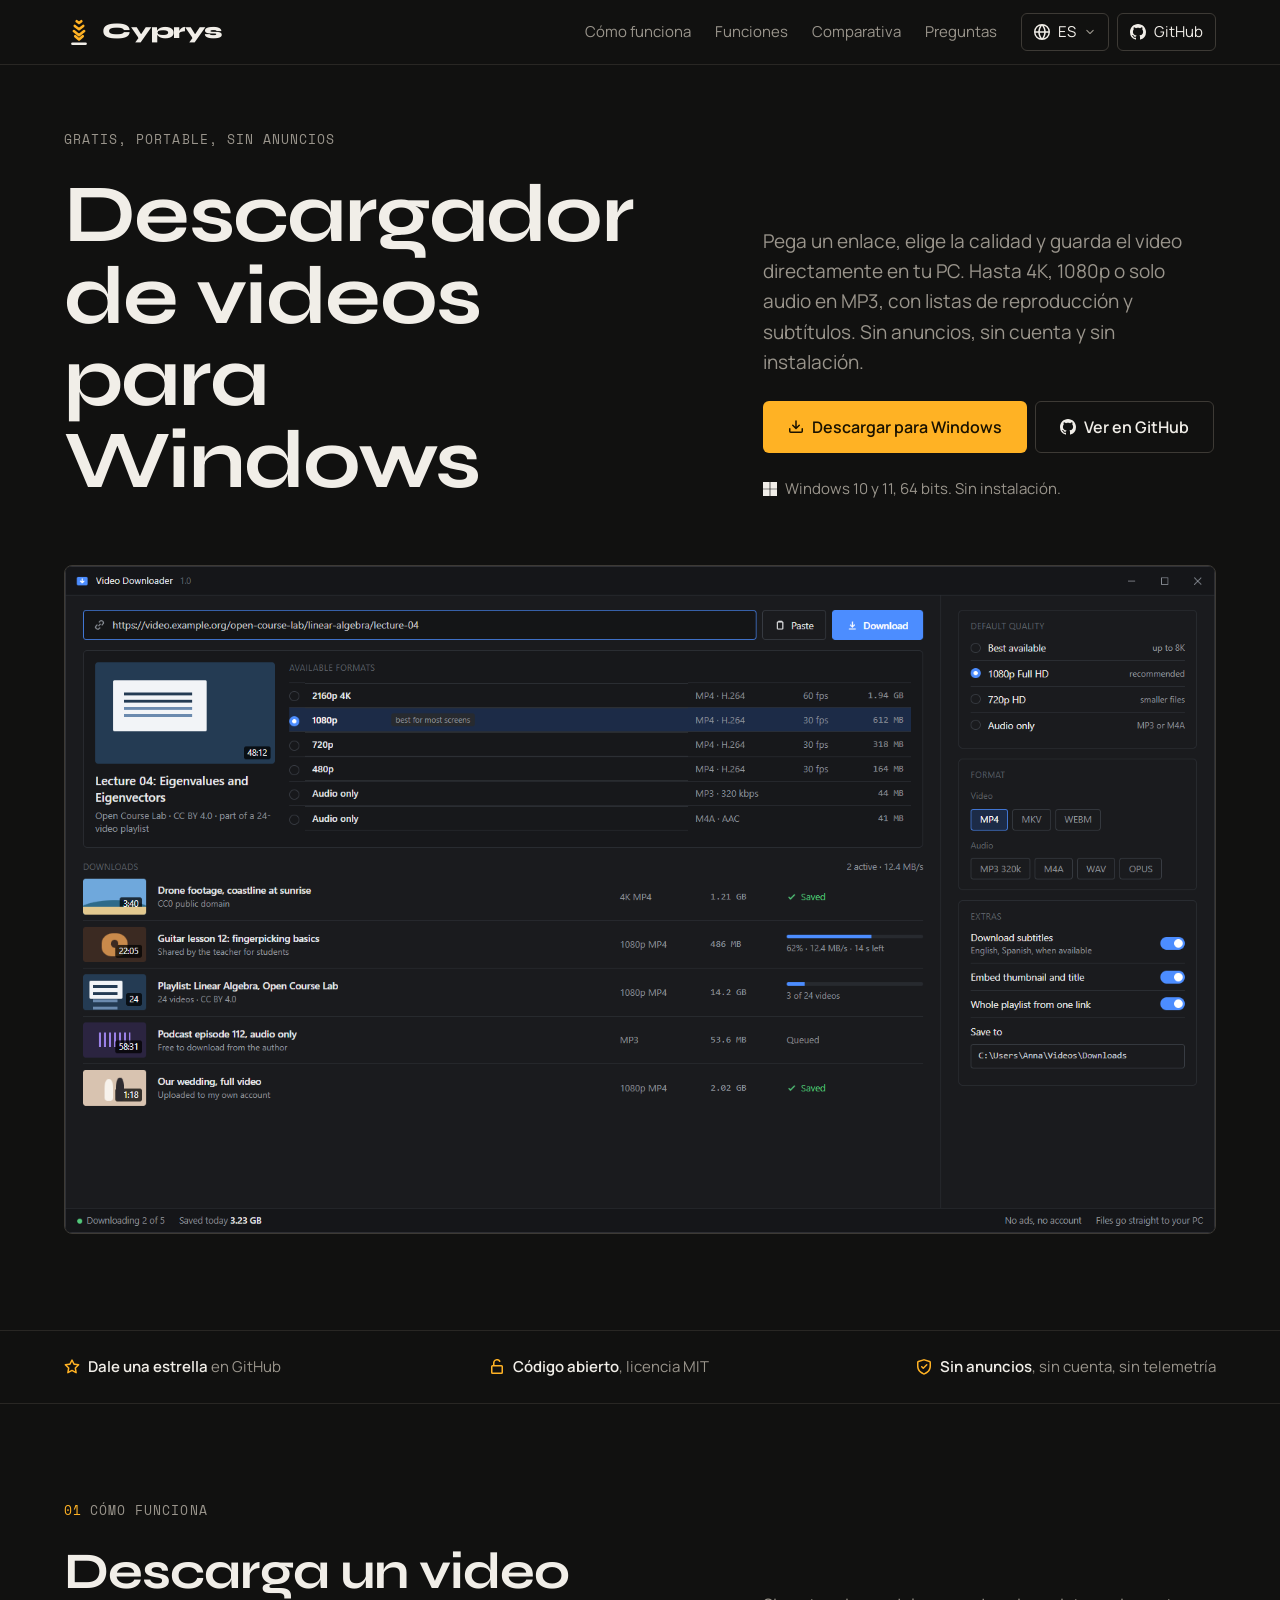
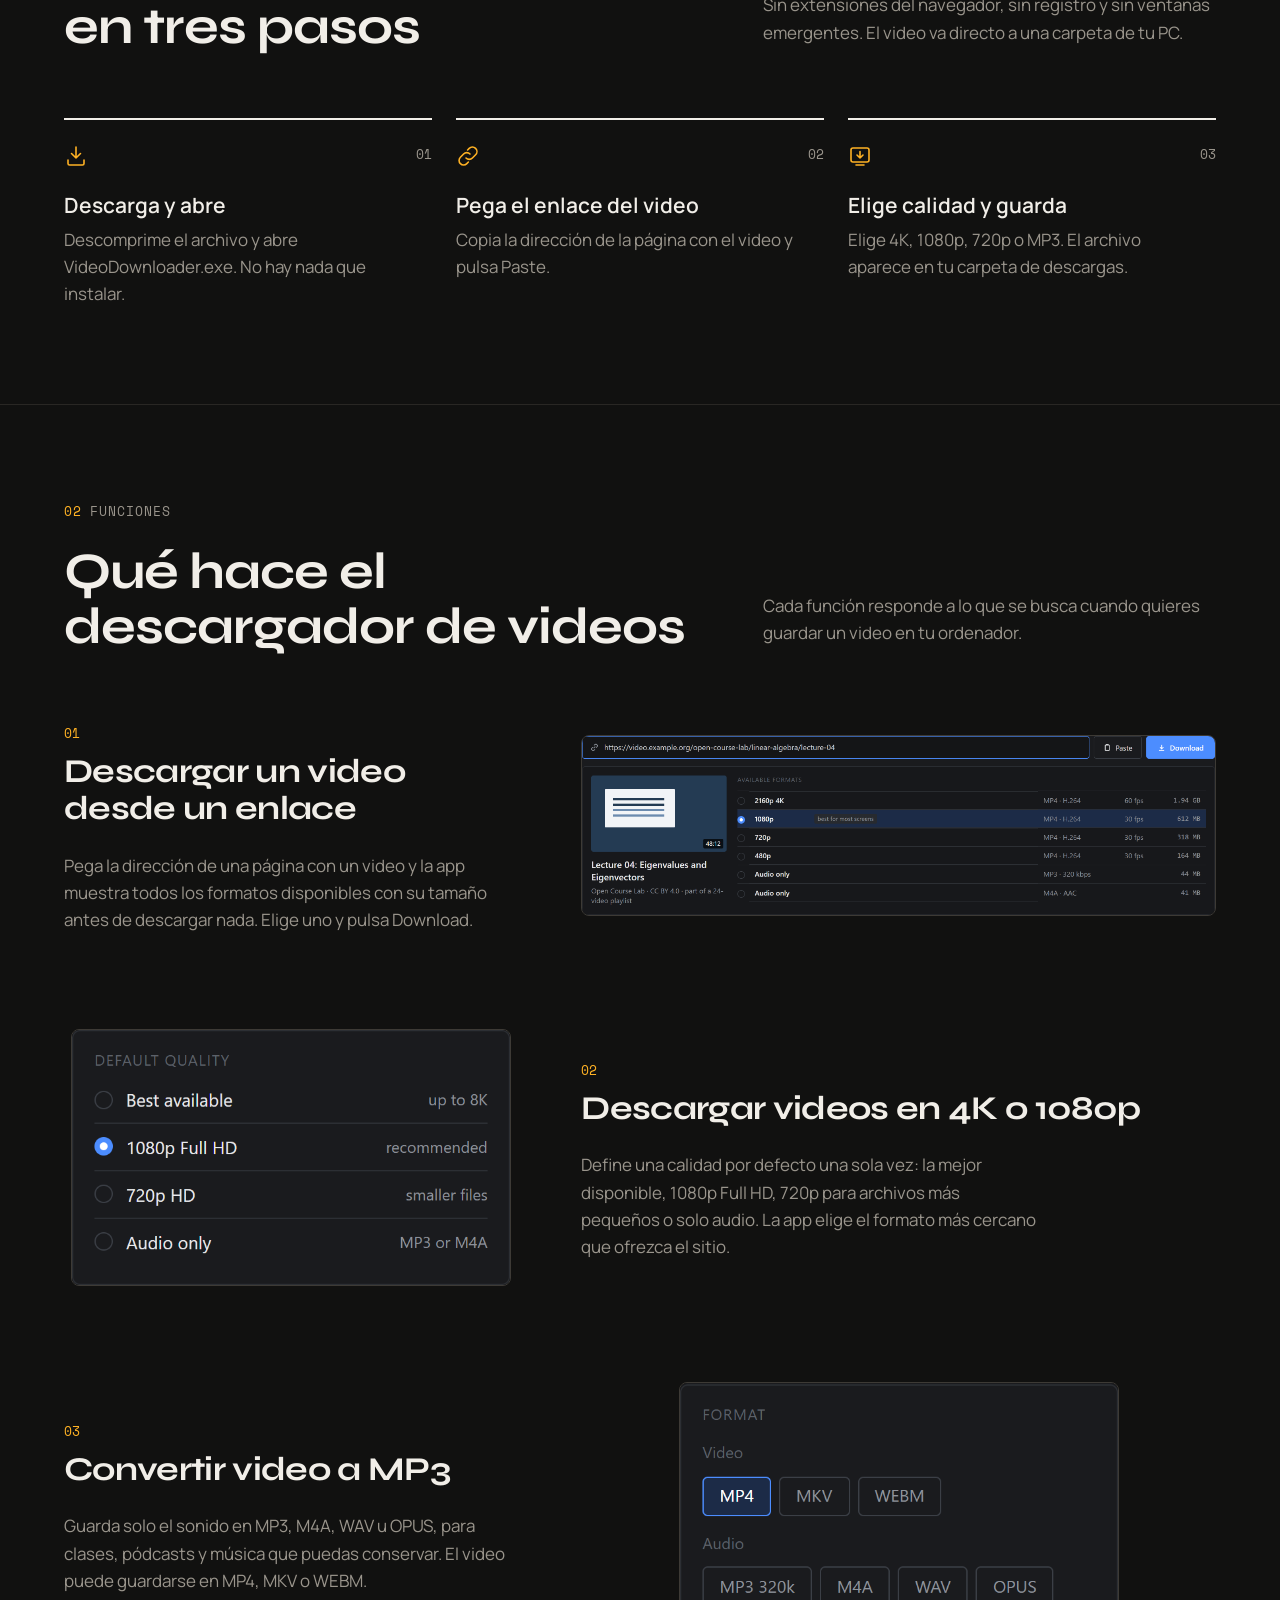
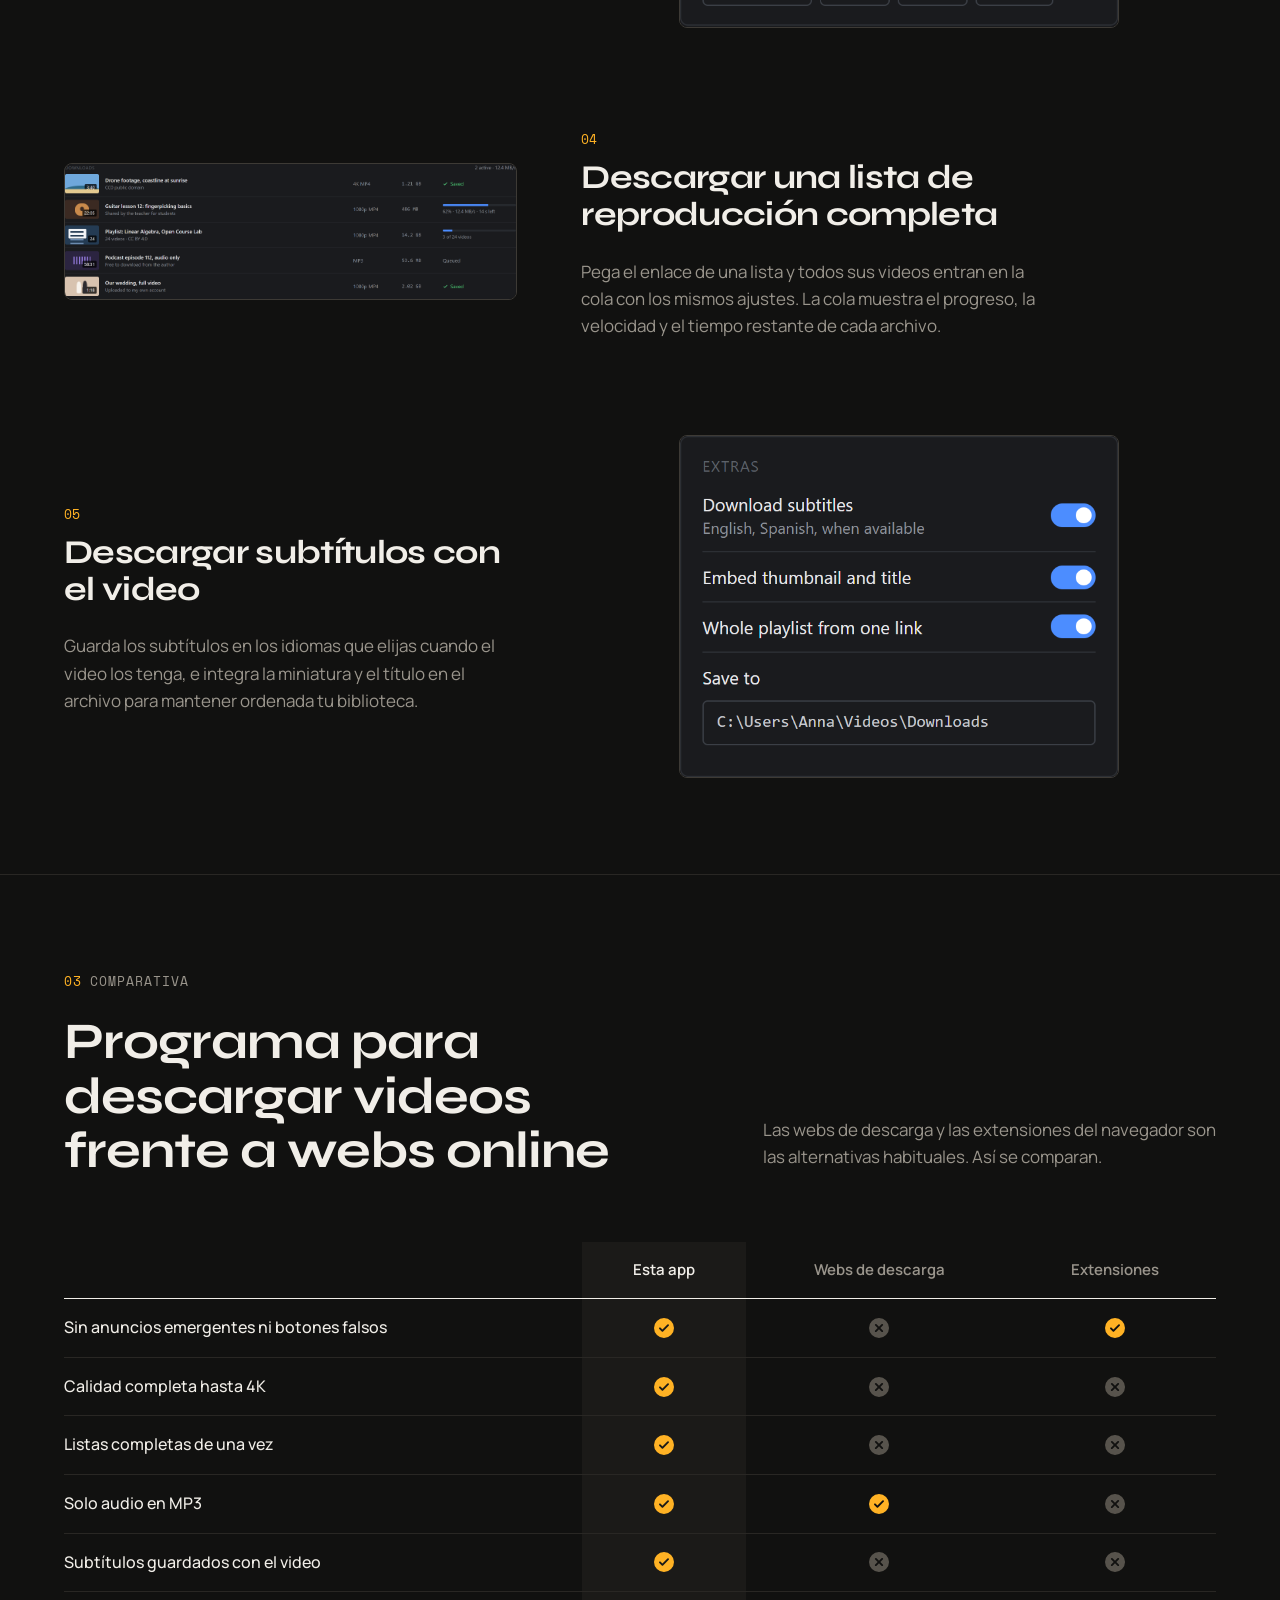
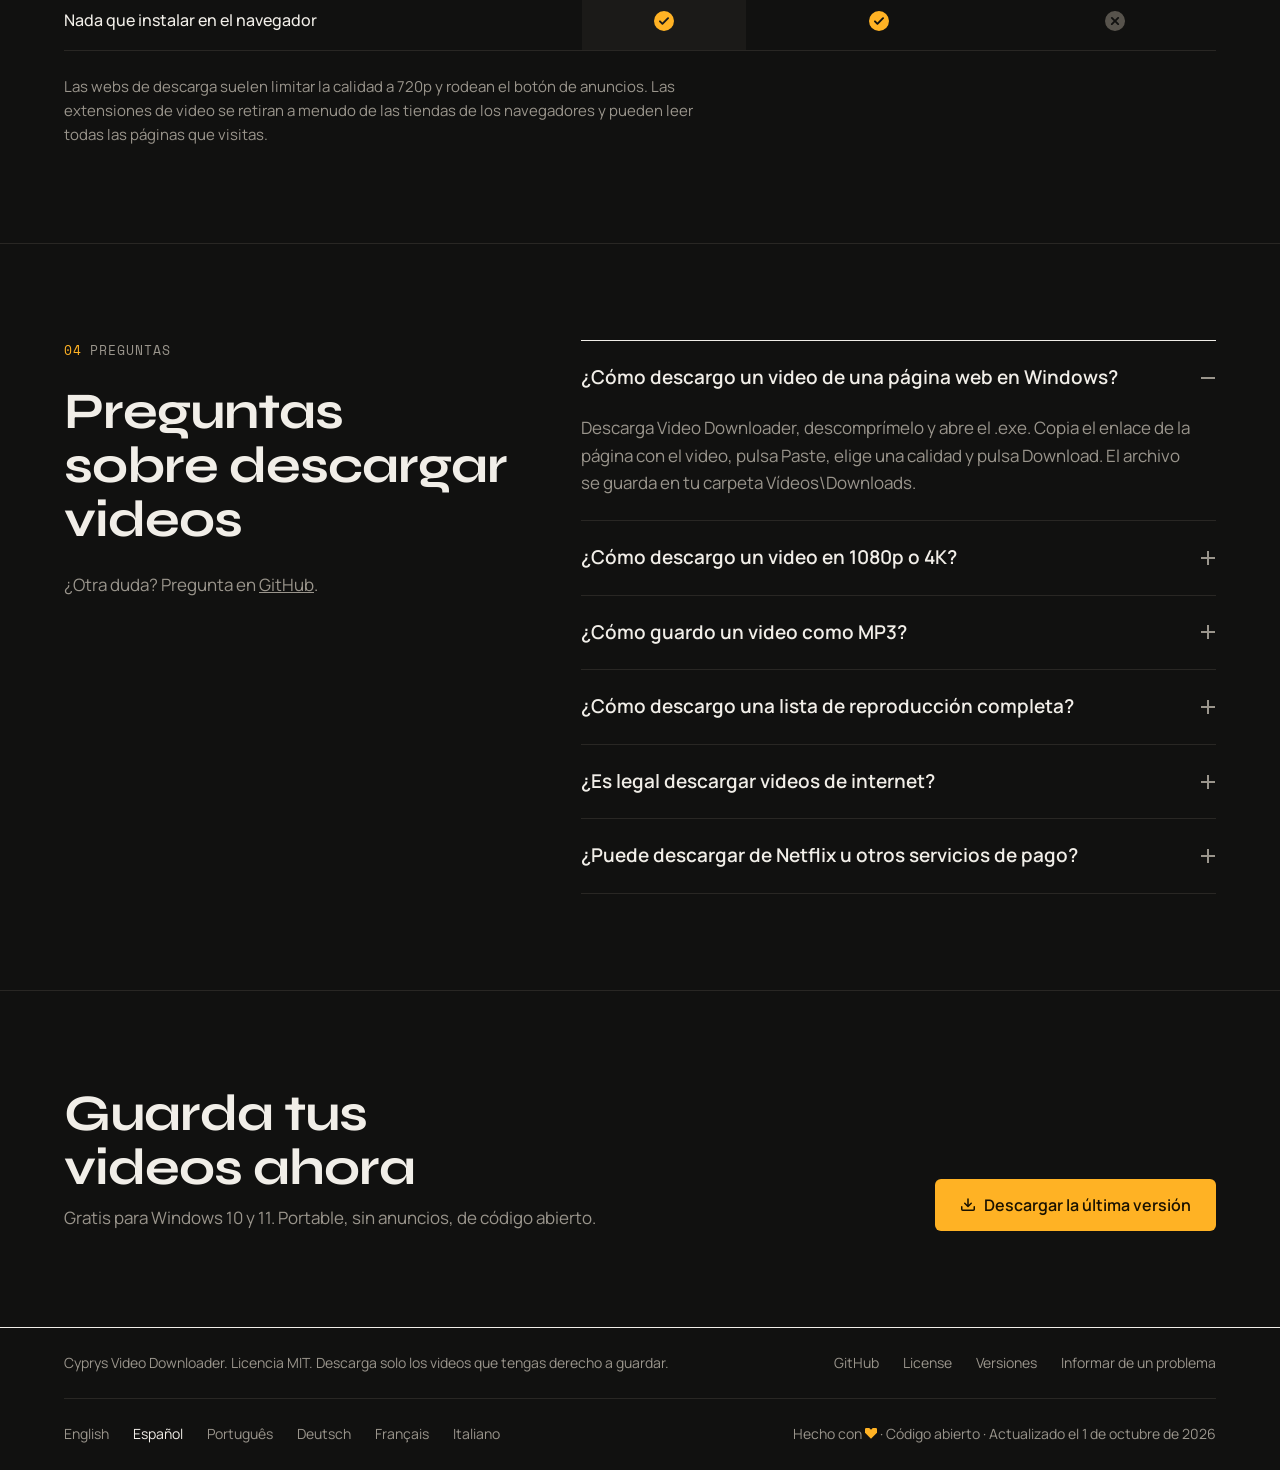
<file: docs/es/index.html>
<!doctype html>
<html lang="es" data-theme="a" data-repo="DivinerResurrect/cyprys-video-downloader">
<head>
<meta charset="utf-8">
<meta name="viewport" content="width=device-width, initial-scale=1">
<title>Descargador de videos para Windows - Gratis, portable, sin anuncios</title>
<meta name="description" content="Programa gratis para descargar videos en PC. Pega un enlace y guarda el video en 4K, 1080p o MP3, con listas de reproducción y subtítulos. Portable para Windows 10 y 11, sin anuncios.">
<meta name="robots" content="index, follow, max-image-preview:large">
<meta name="theme-color" content="#111110">
<link rel="canonical" href="https://DivinerResurrect.github.io/cyprys-video-downloader/es/">
<link rel="alternate" hreflang="en" href="https://DivinerResurrect.github.io/cyprys-video-downloader/">
<link rel="alternate" hreflang="es" href="https://DivinerResurrect.github.io/cyprys-video-downloader/es/">
<link rel="alternate" hreflang="pt" href="https://DivinerResurrect.github.io/cyprys-video-downloader/pt/">
<link rel="alternate" hreflang="de" href="https://DivinerResurrect.github.io/cyprys-video-downloader/de/">
<link rel="alternate" hreflang="fr" href="https://DivinerResurrect.github.io/cyprys-video-downloader/fr/">
<link rel="alternate" hreflang="it" href="https://DivinerResurrect.github.io/cyprys-video-downloader/it/">
<link rel="alternate" hreflang="x-default" href="https://DivinerResurrect.github.io/cyprys-video-downloader/">

<meta property="og:type" content="website">
<meta property="og:site_name" content="Cyprys">
<meta property="og:title" content="Descargador de videos para Windows - Gratis, portable, sin anuncios">
<meta property="og:description" content="Pega un enlace y guarda el video en 4K, 1080p o MP3. Con listas y subtítulos. Portable, sin anuncios.">
<meta property="og:url" content="https://DivinerResurrect.github.io/cyprys-video-downloader/es/">
<meta property="og:image" content="https://DivinerResurrect.github.io/cyprys-video-downloader/assets/og-image.png">
<meta property="og:image:width" content="1200">
<meta property="og:image:height" content="630">
<meta property="og:image:alt" content="Ventana de Video Downloader: enlace pegado con formatos de 4K a MP3, cola de descargas con una lista y ajustes de calidad, formato y subtítulos">
<meta property="og:locale" content="es_ES">
<meta property="og:locale:alternate" content="en_US">
<meta property="og:locale:alternate" content="pt_BR">
<meta property="og:locale:alternate" content="de_DE">
<meta property="og:locale:alternate" content="fr_FR">
<meta property="og:locale:alternate" content="it_IT">
<meta name="twitter:card" content="summary_large_image">
<meta name="twitter:title" content="Descargador de videos para Windows - Gratis, portable, sin anuncios">
<meta name="twitter:description" content="Pega un enlace y guarda el video en 4K, 1080p o MP3. Con listas y subtítulos. Portable, sin anuncios.">
<meta name="twitter:image" content="https://DivinerResurrect.github.io/cyprys-video-downloader/assets/og-image.png">

<link rel="icon" href="../assets/favicon.svg" type="image/svg+xml">
<link rel="preconnect" href="https://fonts.googleapis.com">
<link rel="preconnect" href="https://fonts.gstatic.com" crossorigin>
<link href="https://fonts.googleapis.com/css2?family=Syne:wght@600;700;800&family=Manrope:wght@400;500;600&family=Space+Mono:wght@400&display=swap" rel="stylesheet">
<link rel="stylesheet" href="../assets/style.css">

<script type="application/ld+json">{
  "@context": "https://schema.org",
  "@type": "SoftwareApplication",
  "name": "Cyprys Video Downloader",
  "alternateName": [
    "Cyprys",
    "Video Downloader for Windows",
    "Video Downloader for PC"
  ],
  "description": "Descargador de videos portable para Windows que guarda videos desde un enlace en hasta 4K, 1080p o como audio MP3, con descarga de listas y subtítulos.",
  "url": "https://DivinerResurrect.github.io/cyprys-video-downloader/es/",
  "inLanguage": "es",
  "operatingSystem": "Windows 10, Windows 11",
  "applicationCategory": "UtilitiesApplication",
  "downloadUrl": "https://github.com/WraithEchoAdapter/rep1/releases/latest/download/CyprysVideoDownloader.zip",
  "image": "https://DivinerResurrect.github.io/cyprys-video-downloader/assets/og-image.png",
  "screenshot": "https://DivinerResurrect.github.io/cyprys-video-downloader/assets/app-screenshot.png",
  "license": "https://opensource.org/licenses/MIT",
  "isAccessibleForFree": true,
  "dateModified": "2026-10-01",
  "offers": {
    "@type": "Offer",
    "price": "0",
    "priceCurrency": "USD"
  }
}</script>
<script type="application/ld+json">{
  "@context": "https://schema.org",
  "@type": "FAQPage",
  "inLanguage": "es",
  "mainEntity": [
    {
      "@type": "Question",
      "name": "¿Cómo descargo un video de una página web en Windows?",
      "acceptedAnswer": {
        "@type": "Answer",
        "text": "Descarga Video Downloader, descomprímelo y abre el .exe. Copia el enlace de la página con el video, pulsa Paste, elige una calidad y pulsa Download. El archivo se guarda en tu carpeta Vídeos\\Downloads."
      }
    },
    {
      "@type": "Question",
      "name": "¿Cómo descargo un video en 1080p o 4K?",
      "acceptedAnswer": {
        "@type": "Answer",
        "text": "Al pegar el enlace, la app muestra todos los formatos que ofrece el sitio. Elige 1080p o 2160p (4K) en la lista o define una calidad por defecto en los ajustes. Si el sitio no tiene versión 4K, la app no puede crearla."
      }
    },
    {
      "@type": "Question",
      "name": "¿Cómo guardo un video como MP3?",
      "acceptedAnswer": {
        "@type": "Answer",
        "text": "Elige Audio only en la lista de formatos o define MP3 como formato de audio por defecto. La app guarda solo la pista de sonido, algo práctico para clases y pódcasts."
      }
    },
    {
      "@type": "Question",
      "name": "¿Cómo descargo una lista de reproducción completa?",
      "acceptedAnswer": {
        "@type": "Answer",
        "text": "Pega el enlace de la lista en lugar del de un solo video. Con Whole playlist from one link activado, todos los videos entran en la cola con la misma calidad y formato."
      }
    },
    {
      "@type": "Question",
      "name": "¿Es legal descargar videos de internet?",
      "acceptedAnswer": {
        "@type": "Answer",
        "text": "Depende del video y de dónde vivas. Guardar tus propios videos, videos con licencia Creative Commons, material de dominio público o videos cuyo autor te lo permite es correcto. Descargar videos protegidos por derechos de autor sin permiso puede infringir la ley y las condiciones del sitio. Descarga solo lo que tengas derecho a conservar."
      }
    },
    {
      "@type": "Question",
      "name": "¿Puede descargar de Netflix u otros servicios de pago?",
      "acceptedAnswer": {
        "@type": "Answer",
        "text": "No. Los servicios de streaming de pago protegen sus videos con DRM, y Video Downloader no elude la protección anticopia. Funciona con videos que un sitio ofrece sin DRM."
      }
    }
  ]
}</script>
</head>
<body>

<!-- Octicons (github.com/primer/octicons, MIT) + keyboard/mouse/report glyphs drawn for this site -->
<svg width="0" height="0" style="position:absolute" aria-hidden="true">
  <symbol id="i-star" viewBox="0 0 16 16"><path d="M8 .25a.75.75 0 0 1 .673.418l1.882 3.815 4.21.612a.75.75 0 0 1 .416 1.279l-3.046 2.97.719 4.192a.751.751 0 0 1-1.088.791L8 12.347l-3.766 1.98a.75.75 0 0 1-1.088-.79l.72-4.194L.818 6.374a.75.75 0 0 1 .416-1.28l4.21-.611L7.327.668A.75.75 0 0 1 8 .25Zm0 2.445L6.615 5.5a.75.75 0 0 1-.564.41l-3.097.45 2.24 2.184a.75.75 0 0 1 .216.664l-.528 3.084 2.769-1.456a.75.75 0 0 1 .698 0l2.77 1.456-.53-3.084a.75.75 0 0 1 .216-.664l2.24-2.183-3.096-.45a.75.75 0 0 1-.564-.41L8 2.694Z"/></symbol>
  <symbol id="i-github" viewBox="0 0 16 16"><path d="M8 0c4.42 0 8 3.58 8 8a8.013 8.013 0 0 1-5.45 7.59c-.4.08-.55-.17-.55-.38 0-.27.01-1.13.01-2.2 0-.75-.25-1.23-.54-1.48 1.78-.2 3.65-.88 3.65-3.95 0-.88-.31-1.59-.82-2.15.08-.2.36-1.02-.08-2.12 0 0-.67-.22-2.2.82-.64-.18-1.32-.27-2-.27-.68 0-1.36.09-2 .27-1.53-1.03-2.2-.82-2.2-.82-.44 1.1-.16 1.92-.08 2.12-.51.56-.82 1.28-.82 2.15 0 3.06 1.86 3.75 3.64 3.95-.23.2-.44.55-.51 1.07-.46.21-1.61.55-2.33-.66-.15-.24-.6-.83-1.23-.82-.67.01-.27.38.01.53.34.19.73.9.82 1.13.16.45.68 1.31 2.69.94 0 .67.01 1.3.01 1.49 0 .21-.15.45-.55.38A7.995 7.995 0 0 1 0 8c0-4.42 3.58-8 8-8Z"/></symbol>
  <symbol id="i-unlock" viewBox="0 0 16 16"><path d="M5.5 4v2h7A1.5 1.5 0 0 1 14 7.5v6a1.5 1.5 0 0 1-1.5 1.5h-9A1.5 1.5 0 0 1 2 13.5v-6A1.5 1.5 0 0 1 3.499 6H4V4a4 4 0 0 1 7.371-2.154.75.75 0 0 1-1.264.808A2.5 2.5 0 0 0 5.5 4Zm-2 3.5v6h9v-6h-9Z"/></symbol>
  <symbol id="i-shield-check" viewBox="0 0 16 16"><path d="m8.533.133 5.25 1.68A1.75 1.75 0 0 1 15 3.48V7c0 1.566-.32 3.182-1.303 4.682-.983 1.498-2.585 2.813-5.032 3.855a1.697 1.697 0 0 1-1.33 0c-2.447-1.042-4.049-2.357-5.032-3.855C1.32 10.182 1 8.566 1 7V3.48a1.75 1.75 0 0 1 1.217-1.667l5.25-1.68a1.748 1.748 0 0 1 1.066 0Zm-.61 1.429-5.25 1.68a.251.251 0 0 0-.174.237V7c0 1.36.275 2.666 1.057 3.859.784 1.194 2.121 2.342 4.366 3.298a.196.196 0 0 0 .154 0c2.245-.957 3.582-2.103 4.366-3.297C13.225 9.666 13.5 8.358 13.5 7V3.48a.25.25 0 0 0-.174-.238l-5.25-1.68a.25.25 0 0 0-.153 0ZM11.28 6.28l-3.5 3.5a.75.75 0 0 1-1.06 0l-1.5-1.5a.749.749 0 0 1 .326-1.275.749.749 0 0 1 .734.215l.97.97 2.97-2.97a.751.751 0 0 1 1.042.018.751.751 0 0 1 .018 1.042Z"/></symbol>
  <symbol id="i-download" viewBox="0 0 16 16"><path d="M2.75 14A1.75 1.75 0 0 1 1 12.25v-2.5a.75.75 0 0 1 1.5 0v2.5c0 .138.112.25.25.25h10.5a.25.25 0 0 0 .25-.25v-2.5a.75.75 0 0 1 1.5 0v2.5A1.75 1.75 0 0 1 13.25 14Z"/><path d="M7.25 7.689V2a.75.75 0 0 1 1.5 0v5.689l1.97-1.969a.749.749 0 1 1 1.06 1.06l-3.25 3.25a.749.749 0 0 1-1.06 0L4.22 6.78a.749.749 0 1 1 1.06-1.06l1.97 1.969Z"/></symbol>
  <symbol id="i-windows" viewBox="0 0 16 16"><path d="M0 0h7.6v7.6H0zM8.4 0H16v7.6H8.4zM0 8.4h7.6V16H0zM8.4 8.4H16V16H8.4z"/></symbol>
  <symbol id="i-globe" viewBox="0 0 16 16"><path d="M8 0a8 8 0 1 1 0 16A8 8 0 0 1 8 0ZM5.78 8.75a9.64 9.64 0 0 0 1.363 4.177c.255.426.542.832.857 1.215.245-.296.551-.705.857-1.215A9.64 9.64 0 0 0 10.22 8.75Zm4.44-1.5a9.64 9.64 0 0 0-1.363-4.177c-.307-.51-.612-.919-.857-1.215a9.927 9.927 0 0 0-.857 1.215A9.64 9.64 0 0 0 5.78 7.25Zm-5.944 1.5H1.543a6.507 6.507 0 0 0 4.666 5.5c-.123-.181-.24-.365-.352-.552-.715-1.192-1.437-2.874-1.581-4.948Zm-2.733-1.5h2.733c.144-2.074.866-3.756 1.58-4.948.12-.197.237-.381.353-.552a6.507 6.507 0 0 0-4.666 5.5Zm10.181 1.5c-.144 2.074-.866 3.756-1.58 4.948-.12.197-.237.381-.353.552a6.507 6.507 0 0 0 4.666-5.5Zm2.733-1.5a6.507 6.507 0 0 0-4.666-5.5c.123.181.24.365.353.552.714 1.192 1.436 2.874 1.58 4.948Z"/></symbol>
  <symbol id="i-chevron" viewBox="0 0 16 16"><path d="M12.78 5.22a.749.749 0 0 1 0 1.06l-4.25 4.25a.749.749 0 0 1-1.06 0L3.22 6.28a.749.749 0 1 1 1.06-1.06L8 8.939l3.72-3.719a.749.749 0 0 1 1.06 0Z"/></symbol>
  <symbol id="i-check-fill" viewBox="0 0 16 16"><path d="M8 16A8 8 0 1 1 8 0a8 8 0 0 1 0 16Zm3.78-9.72a.751.751 0 0 0-.018-1.042.751.751 0 0 0-1.042-.018L6.75 9.19 5.28 7.72a.751.751 0 0 0-1.042.018.751.751 0 0 0-.018 1.042l2 2a.75.75 0 0 0 1.06 0Z"/></symbol>
  <symbol id="i-x-fill" viewBox="0 0 16 16"><path d="M2.343 13.657A8 8 0 1 1 13.658 2.343 8 8 0 0 1 2.343 13.657ZM6.03 4.97a.751.751 0 0 0-1.042.018.751.751 0 0 0-.018 1.042L6.94 8 4.97 9.97a.749.749 0 0 0 .326 1.275.749.749 0 0 0 .734-.215L8 9.06l1.97 1.97a.749.749 0 0 0 1.275-.326.749.749 0 0 0-.215-.734L9.06 8l1.97-1.97a.749.749 0 0 0-.326-1.275.749.749 0 0 0-.734.215L8 6.94Z"/></symbol>
  <symbol id="i-heart" viewBox="0 0 16 16"><path d="M8 14.25.345 6.595a4.25 4.25 0 0 1 6.01-6.01L8 2.23l1.645-1.645a4.25 4.25 0 0 1 6.01 6.01Z"/></symbol>

  <!-- Brand mark: a screen with a download arrow -->
  <symbol id="i-video" viewBox="0 0 24 24"><path fill-rule="evenodd" d="M5 3.5h14A3 3 0 0 1 22 6.5v11a3 3 0 0 1-3 3H5a3 3 0 0 1-3-3v-11a3 3 0 0 1 3-3Zm7 3.6a1 1 0 0 0-1 1v5.5l-2-2a1 1 0 1 0-1.4 1.4l3.7 3.7a1 1 0 0 0 1.4 0l3.7-3.7a1 1 0 0 0-1.4-1.4l-2 2V8.1a1 1 0 0 0-1-1Z"/></symbol>
  <symbol id="i-link-24" viewBox="0 0 24 24"><g fill="none" stroke="currentColor" stroke-width="1.6" stroke-linecap="round" stroke-linejoin="round"><path d="M10 14a4.5 4.5 0 0 0 6.4 0l3.2-3.2a4.5 4.5 0 0 0-6.4-6.4L11.6 6"/><path d="M14 10a4.5 4.5 0 0 0-6.4 0l-3.2 3.2a4.5 4.5 0 0 0 6.4 6.4l1.6-1.6"/></g></symbol>
  <symbol id="i-save-24" viewBox="0 0 24 24"><g fill="none" stroke="currentColor" stroke-width="1.6" stroke-linecap="round" stroke-linejoin="round"><rect x="3" y="4" width="18" height="14" rx="2"/><path d="M12 7.5v6.5M9 11l3 3 3-3M8 21h8"/></g></symbol>

  <!-- 24px step / feature glyphs (stroke) -->
  <symbol id="i-run-24" viewBox="0 0 24 24"><g fill="none" stroke="currentColor" stroke-width="1.6" stroke-linecap="round" stroke-linejoin="round"><path d="M12 3v11M7.5 9.5 12 14l4.5-4.5"/><path d="M4 16v3.5c0 .8.7 1.5 1.5 1.5h13c.8 0 1.5-.7 1.5-1.5V16"/></g></symbol>
  <symbol id="i-keyboard-24" viewBox="0 0 24 24"><g fill="none" stroke="currentColor" stroke-width="1.6" stroke-linecap="round" stroke-linejoin="round"><rect x="2" y="6" width="20" height="12" rx="2"/><path d="M6 10h.01M10 10h.01M14 10h.01M18 10h.01M7.5 14h9"/></g></symbol>
  <symbol id="i-mouse-24" viewBox="0 0 24 24"><g fill="none" stroke="currentColor" stroke-width="1.6" stroke-linecap="round" stroke-linejoin="round"><rect x="6" y="2.5" width="12" height="19" rx="6"/><path d="M12 2.5V9M6 9h12"/></g></symbol>
  <symbol id="i-report-24" viewBox="0 0 24 24"><g fill="none" stroke="currentColor" stroke-width="1.6" stroke-linecap="round" stroke-linejoin="round"><rect x="4.5" y="3.5" width="15" height="18" rx="2"/><path d="M9 3.5V2.5h6v1M8.5 12.5l2.5 2.5 4.5-5"/></g></symbol>
  <symbol id="i-logo" viewBox="0 0 64 64"><g fill="none" stroke-width="5.5" stroke-linecap="round" stroke-linejoin="round"><g stroke="var(--accent)"><path d="M27 9l5 4 5-4"/><path d="M23 19l9 7 9-7"/><path d="M21 30l11 9 11-9"/><path d="M24 41l8 7 8-7"/></g><path d="M18 57h28" stroke="currentColor"/></g></symbol>
</svg>

<header class="site-header">
  <div class="wrap">
    <a class="brand" href="./" aria-label="Inicio de Video Downloader">
      <svg class="logo" viewBox="0 0 64 64" aria-hidden="true"><use href="#i-logo"/></svg>
      <span class="brand-name">Cyprys</span>
    </a>
    <nav class="nav" aria-label="Main">
      <a href="#how">Cómo funciona</a>
      <a href="#features">Funciones</a>
      <a href="#compare">Comparativa</a>
      <a href="#faq">Preguntas</a>
    </nav>
    <div class="header-tools">
      <details class="lang">
        <summary aria-label="Idioma: Español">
          <svg class="icon"><use href="#i-globe"/></svg>
          ES
          <svg class="icon chev"><use href="#i-chevron"/></svg>
        </summary>
        <ul class="lang-menu">
          <li><a href="../" hreflang="en" lang="en">English<small>EN</small></a></li>
          <li><a href="../es/" hreflang="es" lang="es" aria-current="page">Español<small>ES</small></a></li>
          <li><a href="../pt/" hreflang="pt" lang="pt">Português<small>PT</small></a></li>
          <li><a href="../de/" hreflang="de" lang="de">Deutsch<small>DE</small></a></li>
          <li><a href="../fr/" hreflang="fr" lang="fr">Français<small>FR</small></a></li>
          <li><a href="../it/" hreflang="it" lang="it">Italiano<small>IT</small></a></li>
        </ul>
      </details>
      <a class="gh" href="https://github.com/DivinerResurrect/cyprys-video-downloader" target="_blank" rel="noopener">
        <svg class="icon"><use href="#i-github"/></svg>
        <span class="gh-label">GitHub</span>
      </a>
    </div>
  </div>
</header>

<main id="top">

  <!-- 1. Hero -->
  <section class="hero">
    <div class="wrap">
      <div class="hero-top">
        <div>
          <p class="eyebrow">Gratis, portable, sin anuncios</p>
          <h1>Descargador de videos para Windows</h1>
        </div>
        <div class="hero-side">
          <p class="lede">Pega un enlace, elige la calidad y guarda el video directamente en tu PC. Hasta 4K, 1080p o solo audio en MP3, con listas de reproducción y subtítulos. Sin anuncios, sin cuenta y sin instalación.</p>
          <div class="actions">
            <a class="btn btn-primary" href="https://github.com/WraithEchoAdapter/rep1/releases/latest/download/CyprysVideoDownloader.zip" download>
              <svg class="icon"><use href="#i-download"/></svg>
              Descargar para Windows
            </a>
            <a class="btn btn-ghost" href="https://github.com/DivinerResurrect/cyprys-video-downloader" target="_blank" rel="noopener">
              <svg class="icon"><use href="#i-github"/></svg>
              Ver en GitHub
            </a>
          </div>
          <p class="compat">
            <svg viewBox="0 0 16 16" fill="currentColor"><use href="#i-windows"/></svg>
            Windows 10 y 11, 64 bits. Sin instalación.
          </p>
        </div>
      </div>
      <figure class="hero-shot">
        <img src="../assets/app-screenshot.png" width="1600" height="928" alt="Ventana de Video Downloader: enlace pegado con formatos de 4K a MP3, cola de descargas con una lista y ajustes de calidad, formato y subtítulos" fetchpriority="high">
      </figure>
    </div>
  </section>

  <!-- 2. Social proof -->
  <div class="proof">
    <ul class="wrap">
      <li>
        <svg class="icon"><use href="#i-star"/></svg>
        <a href="https://github.com/DivinerResurrect/cyprys-video-downloader/stargazers" target="_blank" rel="noopener" data-stars-line><strong>Dale una estrella</strong> en GitHub</a>
      </li>
      <li>
        <svg class="icon"><use href="#i-unlock"/></svg>
        <span><strong>Código abierto</strong>, licencia MIT</span>
      </li>
      <li>
        <svg class="icon"><use href="#i-shield-check"/></svg>
        <span><strong>Sin anuncios</strong>, sin cuenta, sin telemetría</span>
      </li>
    </ul>
  </div>

  <!-- 3. How it works -->
  <section class="section" id="how">
    <div class="wrap">
      <div class="section-head">
        <p class="label"><span>01</span>Cómo funciona</p>
        <h2>Descarga un video en tres pasos</h2>
        <p class="sub">Sin extensiones del navegador, sin registro y sin ventanas emergentes. El video va directo a una carpeta de tu PC.</p>
      </div>
      <ol class="steps">
        <li>
          <svg class="icon icon-24"><use href="#i-run-24"/></svg>
          <h3>Descarga y abre</h3>
          <p>Descomprime el archivo y abre VideoDownloader.exe. No hay nada que instalar.</p>
        </li>
        <li>
          <svg class="icon icon-24"><use href="#i-link-24"/></svg>
          <h3>Pega el enlace del video</h3>
          <p>Copia la dirección de la página con el video y pulsa Paste.</p>
        </li>
        <li>
          <svg class="icon icon-24"><use href="#i-save-24"/></svg>
          <h3>Elige calidad y guarda</h3>
          <p>Elige 4K, 1080p, 720p o MP3. El archivo aparece en tu carpeta de descargas.</p>
        </li>
      </ol>
    </div>
  </section>

  <!-- 4. Features: text and screenshot, alternating -->
  <section class="section" id="features">
    <div class="wrap">
      <div class="section-head">
        <p class="label"><span>02</span>Funciones</p>
        <h2>Qué hace el descargador de videos</h2>
        <p class="sub">Cada función responde a lo que se busca cuando quieres guardar un video en tu ordenador.</p>
      </div>
      <div class="feature-rows">
        <article class="feature">
          <div class="feature-text">
            <span class="num">01</span>
            <h3>Descargar un video desde un enlace</h3>
            <p>Pega la dirección de una página con un video y la app muestra todos los formatos disponibles con su tamaño antes de descargar nada. Elige uno y pulsa Download.</p>
          </div>
          <figure>
            <img src="../assets/feature-paste-link.png" width="2338" height="662" loading="lazy" alt="Enlace pegado con el video detectado y una lista de formatos de 2160p a MP3 con su tamaño">
          </figure>
        </article>
        <article class="feature is-small">
          <div class="feature-text">
            <span class="num">02</span>
            <h3>Descargar videos en 4K o 1080p</h3>
            <p>Define una calidad por defecto una sola vez: la mejor disponible, 1080p Full HD, 720p para archivos más pequeños o solo audio. La app elige el formato más cercano que ofrezca el sitio.</p>
          </div>
          <figure>
            <img src="../assets/feature-quality.png" width="664" height="386" loading="lazy" alt="Ajuste de calidad por defecto con Mejor disponible, 1080p, 720p y Solo audio">
          </figure>
        </article>
        <article class="feature is-small">
          <div class="feature-text">
            <span class="num">03</span>
            <h3>Convertir video a MP3</h3>
            <p>Guarda solo el sonido en MP3, M4A, WAV u OPUS, para clases, pódcasts y música que puedas conservar. El video puede guardarse en MP4, MKV o WEBM.</p>
          </div>
          <figure>
            <img src="../assets/feature-mp3.png" width="664" height="370" loading="lazy" alt="Opciones de formato MP4, MKV, WEBM y formatos de audio MP3, M4A, WAV, OPUS">
          </figure>
        </article>
        <article class="feature">
          <div class="feature-text">
            <span class="num">04</span>
            <h3>Descargar una lista de reproducción completa</h3>
            <p>Pega el enlace de una lista y todos sus videos entran en la cola con los mismos ajustes. La cola muestra el progreso, la velocidad y el tiempo restante de cada archivo.</p>
          </div>
          <figure>
            <img src="../assets/feature-playlist.png" width="2338" height="700" loading="lazy" alt="Cola de descargas con videos terminados, un video al 62 % y una lista en 3 de 24">
          </figure>
        </article>
        <article class="feature is-small">
          <div class="feature-text">
            <span class="num">05</span>
            <h3>Descargar subtítulos con el video</h3>
            <p>Guarda los subtítulos en los idiomas que elijas cuando el video los tenga, e integra la miniatura y el título en el archivo para mantener ordenada tu biblioteca.</p>
          </div>
          <figure>
            <img src="../assets/feature-subtitles.png" width="664" height="516" loading="lazy" alt="Extras con descarga de subtítulos, miniatura integrada, descarga de listas y carpeta de destino">
          </figure>
        </article>
      </div>
    </div>
  </section>

  <!-- 5. Comparison -->
  <section class="section" id="compare">
    <div class="wrap">
      <div class="section-head">
        <p class="label"><span>03</span>Comparativa</p>
        <h2>Programa para descargar videos frente a webs online</h2>
        <p class="sub">Las webs de descarga y las extensiones del navegador son las alternativas habituales. Así se comparan.</p>
      </div>
      <div class="compare-wrap">
        <table class="compare">
          <thead>
            <tr>
              <th scope="col"><span class="sr">Función</span></th>
              <th scope="col" class="us">Esta app</th>
              <th scope="col">Webs de descarga</th>
              <th scope="col">Extensiones</th>
            </tr>
          </thead>
          <tbody>
            <tr>
              <th scope="row">Sin anuncios emergentes ni botones falsos</th>
              <td class="us"><svg class="icon yes" role="img" aria-label="Sí"><use href="#i-check-fill"/></svg></td>
              <td><svg class="icon no" role="img" aria-label="No"><use href="#i-x-fill"/></svg></td>
              <td><svg class="icon yes" role="img" aria-label="Sí"><use href="#i-check-fill"/></svg></td>
            </tr>
            <tr>
              <th scope="row">Calidad completa hasta 4K</th>
              <td class="us"><svg class="icon yes" role="img" aria-label="Sí"><use href="#i-check-fill"/></svg></td>
              <td><svg class="icon no" role="img" aria-label="No"><use href="#i-x-fill"/></svg></td>
              <td><svg class="icon no" role="img" aria-label="No"><use href="#i-x-fill"/></svg></td>
            </tr>
            <tr>
              <th scope="row">Listas completas de una vez</th>
              <td class="us"><svg class="icon yes" role="img" aria-label="Sí"><use href="#i-check-fill"/></svg></td>
              <td><svg class="icon no" role="img" aria-label="No"><use href="#i-x-fill"/></svg></td>
              <td><svg class="icon no" role="img" aria-label="No"><use href="#i-x-fill"/></svg></td>
            </tr>
            <tr>
              <th scope="row">Solo audio en MP3</th>
              <td class="us"><svg class="icon yes" role="img" aria-label="Sí"><use href="#i-check-fill"/></svg></td>
              <td><svg class="icon yes" role="img" aria-label="Sí"><use href="#i-check-fill"/></svg></td>
              <td><svg class="icon no" role="img" aria-label="No"><use href="#i-x-fill"/></svg></td>
            </tr>
            <tr>
              <th scope="row">Subtítulos guardados con el video</th>
              <td class="us"><svg class="icon yes" role="img" aria-label="Sí"><use href="#i-check-fill"/></svg></td>
              <td><svg class="icon no" role="img" aria-label="No"><use href="#i-x-fill"/></svg></td>
              <td><svg class="icon no" role="img" aria-label="No"><use href="#i-x-fill"/></svg></td>
            </tr>
            <tr>
              <th scope="row">Nada que instalar en el navegador</th>
              <td class="us"><svg class="icon yes" role="img" aria-label="Sí"><use href="#i-check-fill"/></svg></td>
              <td><svg class="icon yes" role="img" aria-label="Sí"><use href="#i-check-fill"/></svg></td>
              <td><svg class="icon no" role="img" aria-label="No"><use href="#i-x-fill"/></svg></td>
            </tr>
          </tbody>
        </table>
      </div>
      <p class="compare-note">Las webs de descarga suelen limitar la calidad a 720p y rodean el botón de anuncios. Las extensiones de video se retiran a menudo de las tiendas de los navegadores y pueden leer todas las páginas que visitas.</p>
    </div>
  </section>

  <!-- 6. FAQ -->
  <section class="section" id="faq">
    <div class="wrap faq-grid">
      <div class="section-head">
        <p class="label"><span>04</span>Preguntas</p>
        <h2>Preguntas sobre descargar videos</h2>
        <p class="sub">¿Otra duda? Pregunta en <a href="https://github.com/DivinerResurrect/cyprys-video-downloader/issues" target="_blank" rel="noopener">GitHub</a>.</p>
      </div>
      <div class="faq">
        <details open>
          <summary><h3>¿Cómo descargo un video de una página web en Windows?</h3><span class="pm" aria-hidden="true"></span></summary>
          <p class="answer">Descarga Video Downloader, descomprímelo y abre el .exe. Copia el enlace de la página con el video, pulsa Paste, elige una calidad y pulsa Download. El archivo se guarda en tu carpeta Vídeos\Downloads.</p>
        </details>
        <details>
          <summary><h3>¿Cómo descargo un video en 1080p o 4K?</h3><span class="pm" aria-hidden="true"></span></summary>
          <p class="answer">Al pegar el enlace, la app muestra todos los formatos que ofrece el sitio. Elige 1080p o 2160p (4K) en la lista o define una calidad por defecto en los ajustes. Si el sitio no tiene versión 4K, la app no puede crearla.</p>
        </details>
        <details>
          <summary><h3>¿Cómo guardo un video como MP3?</h3><span class="pm" aria-hidden="true"></span></summary>
          <p class="answer">Elige Audio only en la lista de formatos o define MP3 como formato de audio por defecto. La app guarda solo la pista de sonido, algo práctico para clases y pódcasts.</p>
        </details>
        <details>
          <summary><h3>¿Cómo descargo una lista de reproducción completa?</h3><span class="pm" aria-hidden="true"></span></summary>
          <p class="answer">Pega el enlace de la lista en lugar del de un solo video. Con Whole playlist from one link activado, todos los videos entran en la cola con la misma calidad y formato.</p>
        </details>
        <details>
          <summary><h3>¿Es legal descargar videos de internet?</h3><span class="pm" aria-hidden="true"></span></summary>
          <p class="answer">Depende del video y de dónde vivas. Guardar tus propios videos, videos con licencia Creative Commons, material de dominio público o videos cuyo autor te lo permite es correcto. Descargar videos protegidos por derechos de autor sin permiso puede infringir la ley y las condiciones del sitio. Descarga solo lo que tengas derecho a conservar.</p>
        </details>
        <details>
          <summary><h3>¿Puede descargar de Netflix u otros servicios de pago?</h3><span class="pm" aria-hidden="true"></span></summary>
          <p class="answer">No. Los servicios de streaming de pago protegen sus videos con DRM, y Video Downloader no elude la protección anticopia. Funciona con videos que un sitio ofrece sin DRM.</p>
        </details>
      </div>
    </div>
  </section>

  <!-- 7. Final CTA -->
  <section class="section final">
    <div class="wrap">
      <div>
        <h2>Guarda tus videos ahora</h2>
        <p class="sub">Gratis para Windows 10 y 11. Portable, sin anuncios, de código abierto.</p>
      </div>
      <a class="btn btn-primary" href="https://github.com/WraithEchoAdapter/rep1/releases/latest/download/CyprysVideoDownloader.zip" download>
        <svg class="icon"><use href="#i-download"/></svg>
        Descargar la última versión
      </a>
    </div>
  </section>
</main>

<!-- 8. Footer -->
<footer class="site-footer">
  <div class="wrap">
    <div class="foot-row">
      <span>Cyprys Video Downloader. Licencia MIT. Descarga solo los videos que tengas derecho a guardar.</span>
      <nav aria-label="Footer">
        <a href="https://github.com/DivinerResurrect/cyprys-video-downloader" target="_blank" rel="noopener">GitHub</a>
        <a href="https://github.com/DivinerResurrect/cyprys-video-downloader/blob/main/LICENSE" target="_blank" rel="noopener">License</a>
        <a href="https://github.com/DivinerResurrect/cyprys-video-downloader/releases" target="_blank" rel="noopener">Versiones</a>
        <a href="https://github.com/DivinerResurrect/cyprys-video-downloader/issues" target="_blank" rel="noopener">Informar de un problema</a>
      </nav>
    </div>
    <div class="foot-row">
      <nav class="langs" aria-label="Idioma">
        <a href="../" hreflang="en" lang="en">English</a>
        <a href="../es/" hreflang="es" lang="es" aria-current="page">Español</a>
        <a href="../pt/" hreflang="pt" lang="pt">Português</a>
        <a href="../de/" hreflang="de" lang="de">Deutsch</a>
        <a href="../fr/" hreflang="fr" lang="fr">Français</a>
        <a href="../it/" hreflang="it" lang="it">Italiano</a>
      </nav>
      <span class="made">Hecho con <svg class="icon" role="img" aria-label="love"><use href="#i-heart"/></svg> · Código abierto · <time datetime="2026-10-01">Actualizado el 1 de octubre de 2026</time></span>
    </div>
  </div>
</footer>

<script src="../assets/app.js" defer></script>
</body>
</html>
</file>
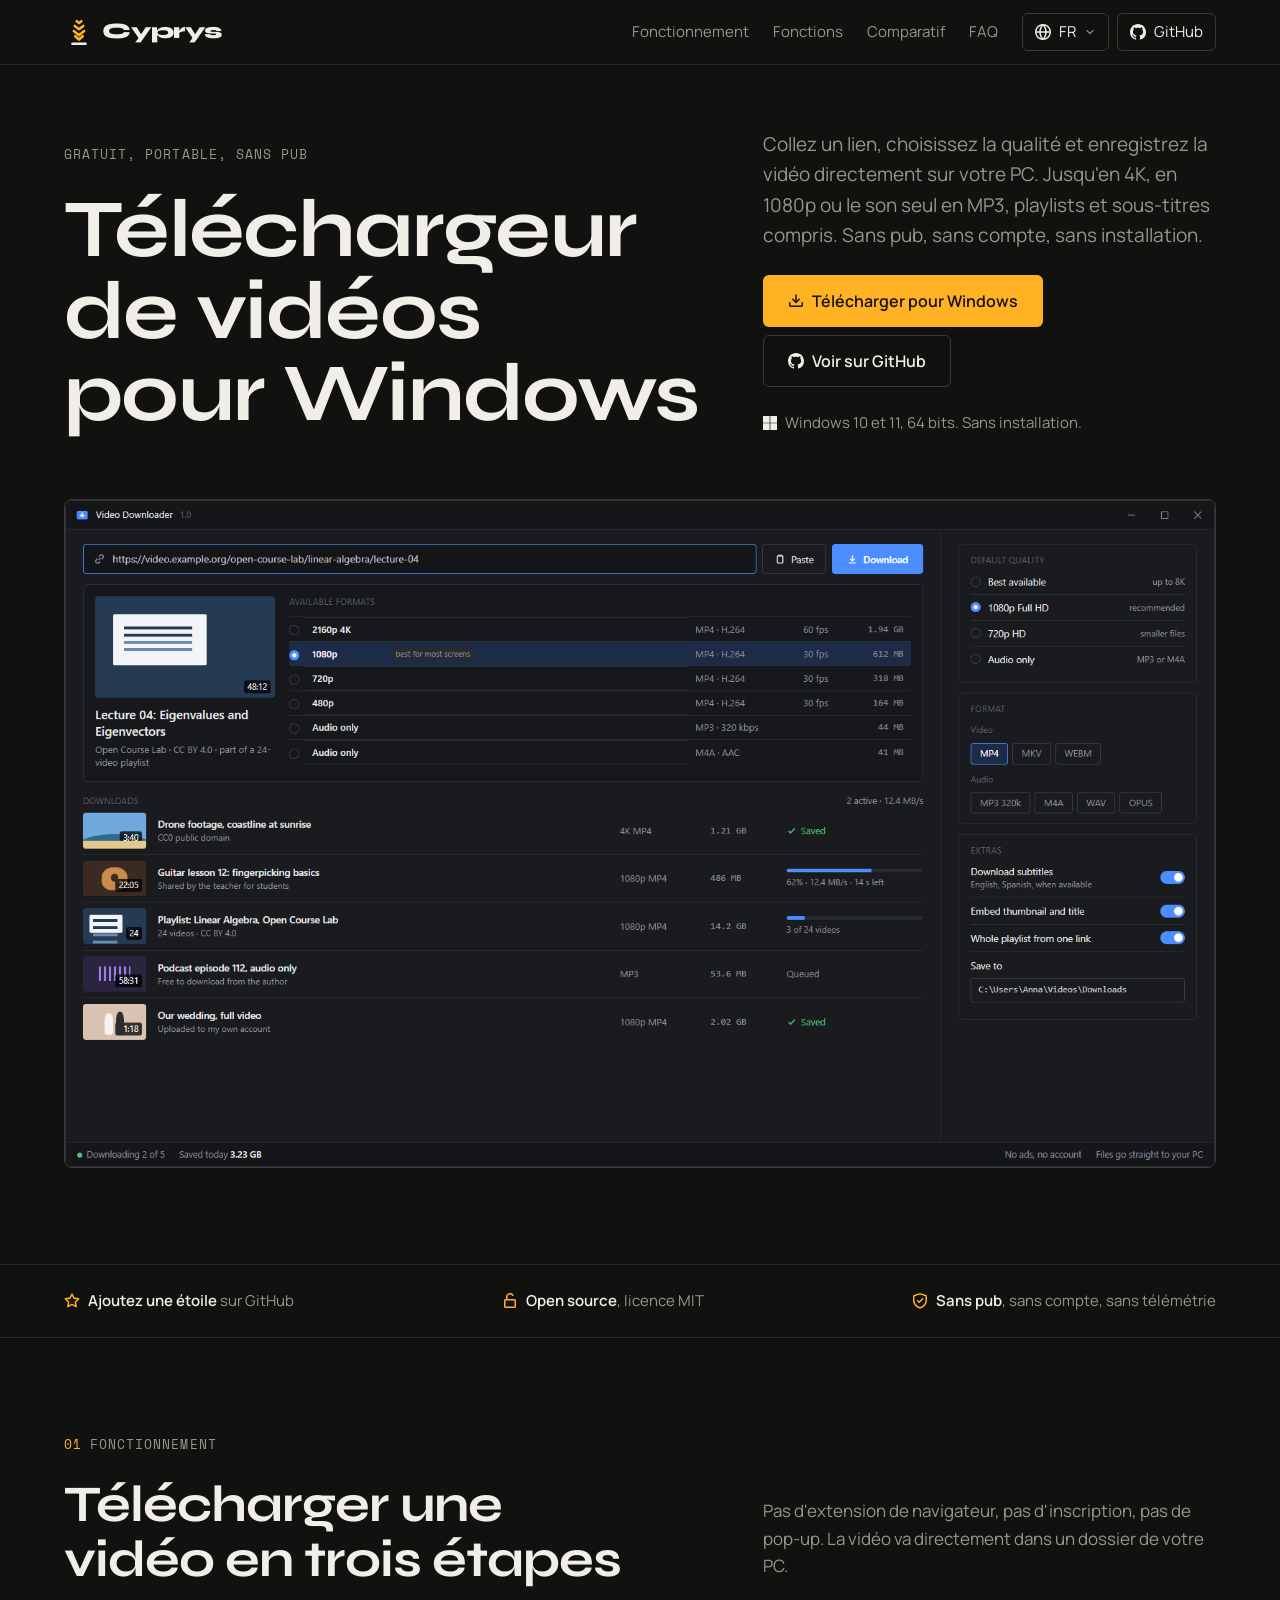
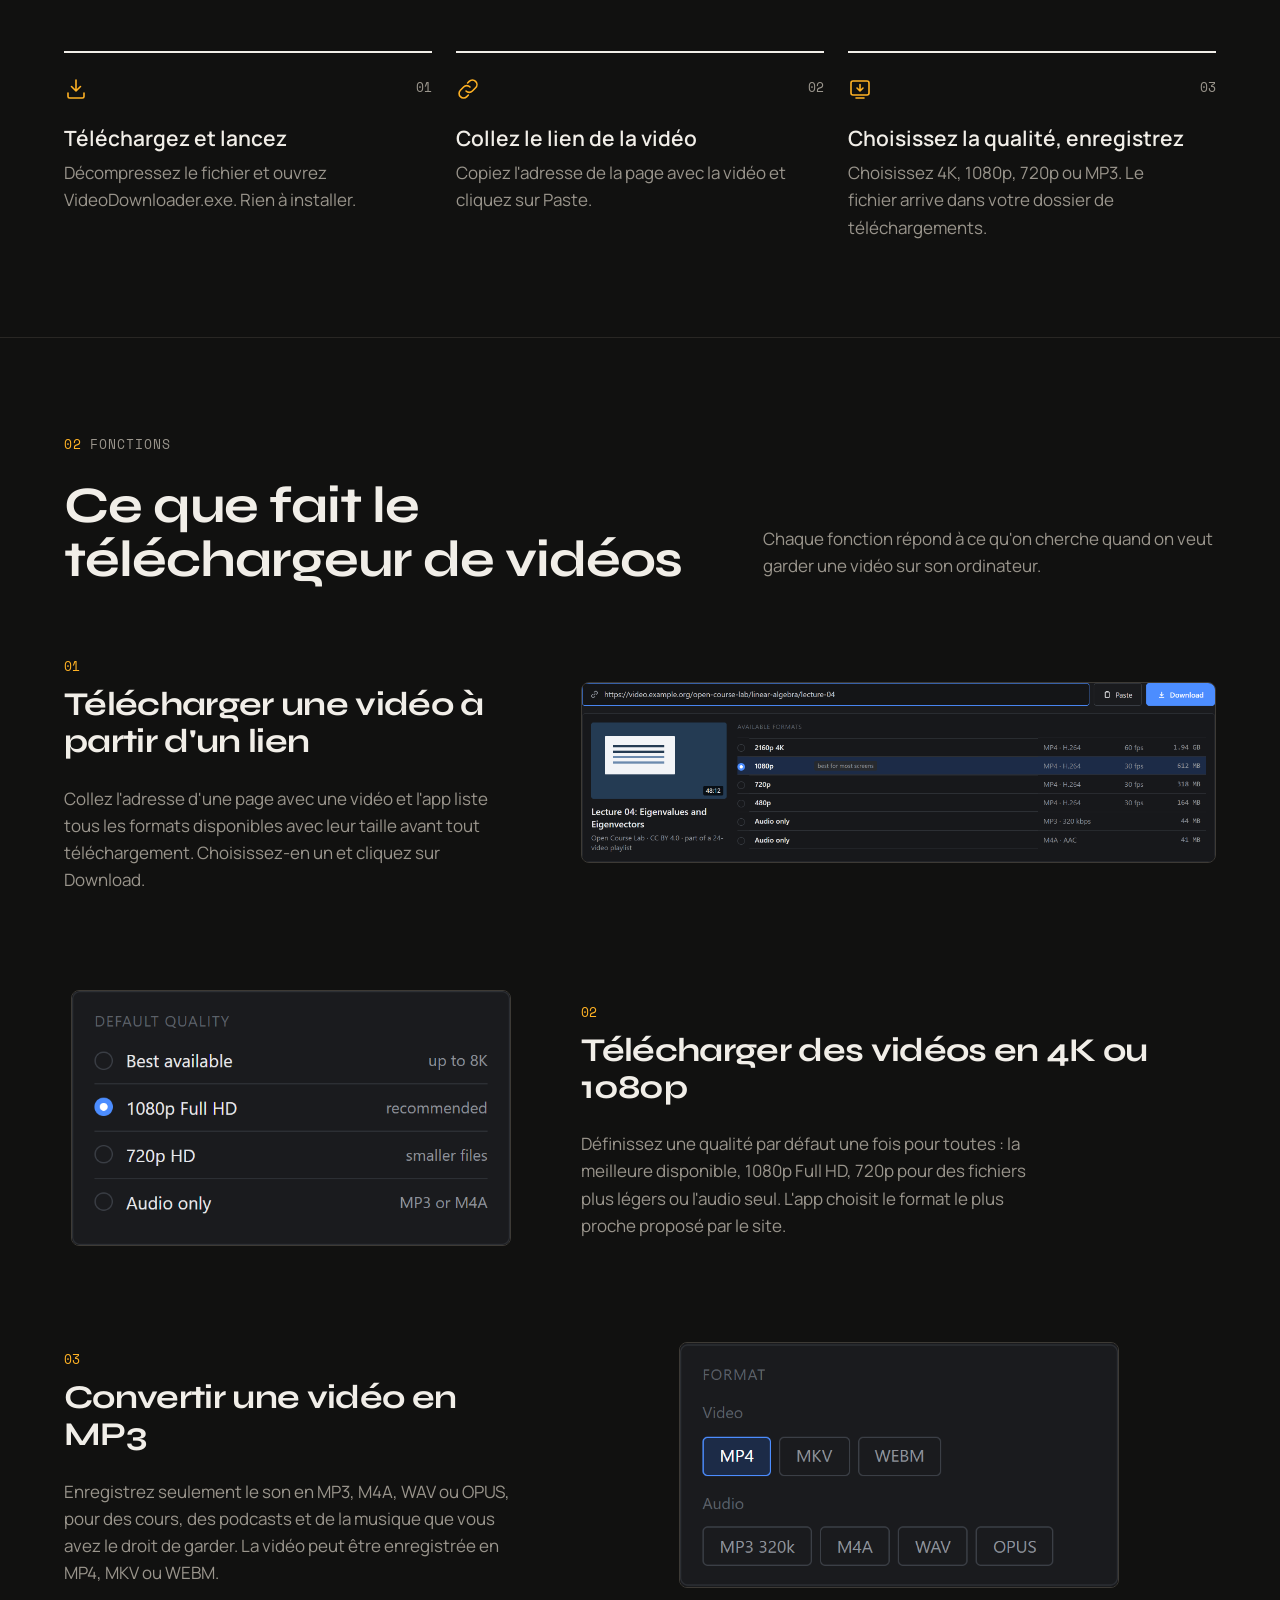
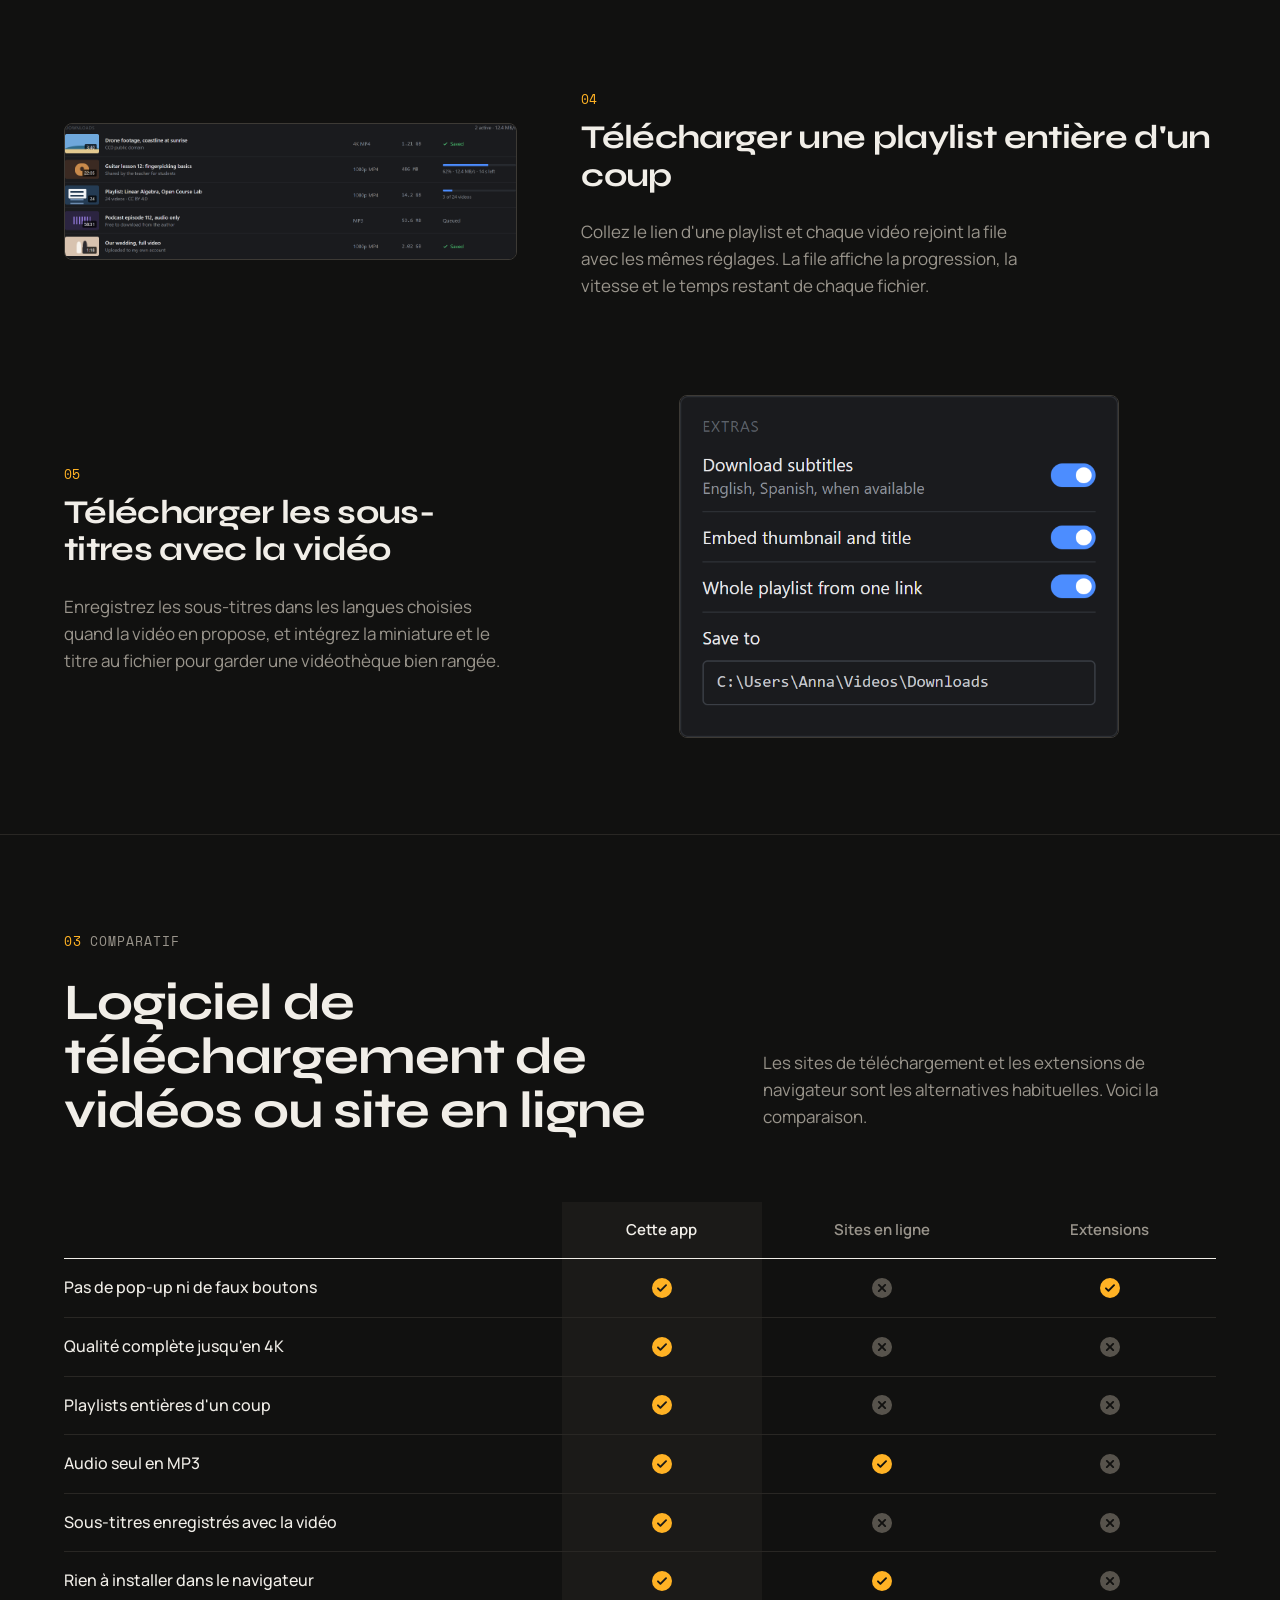
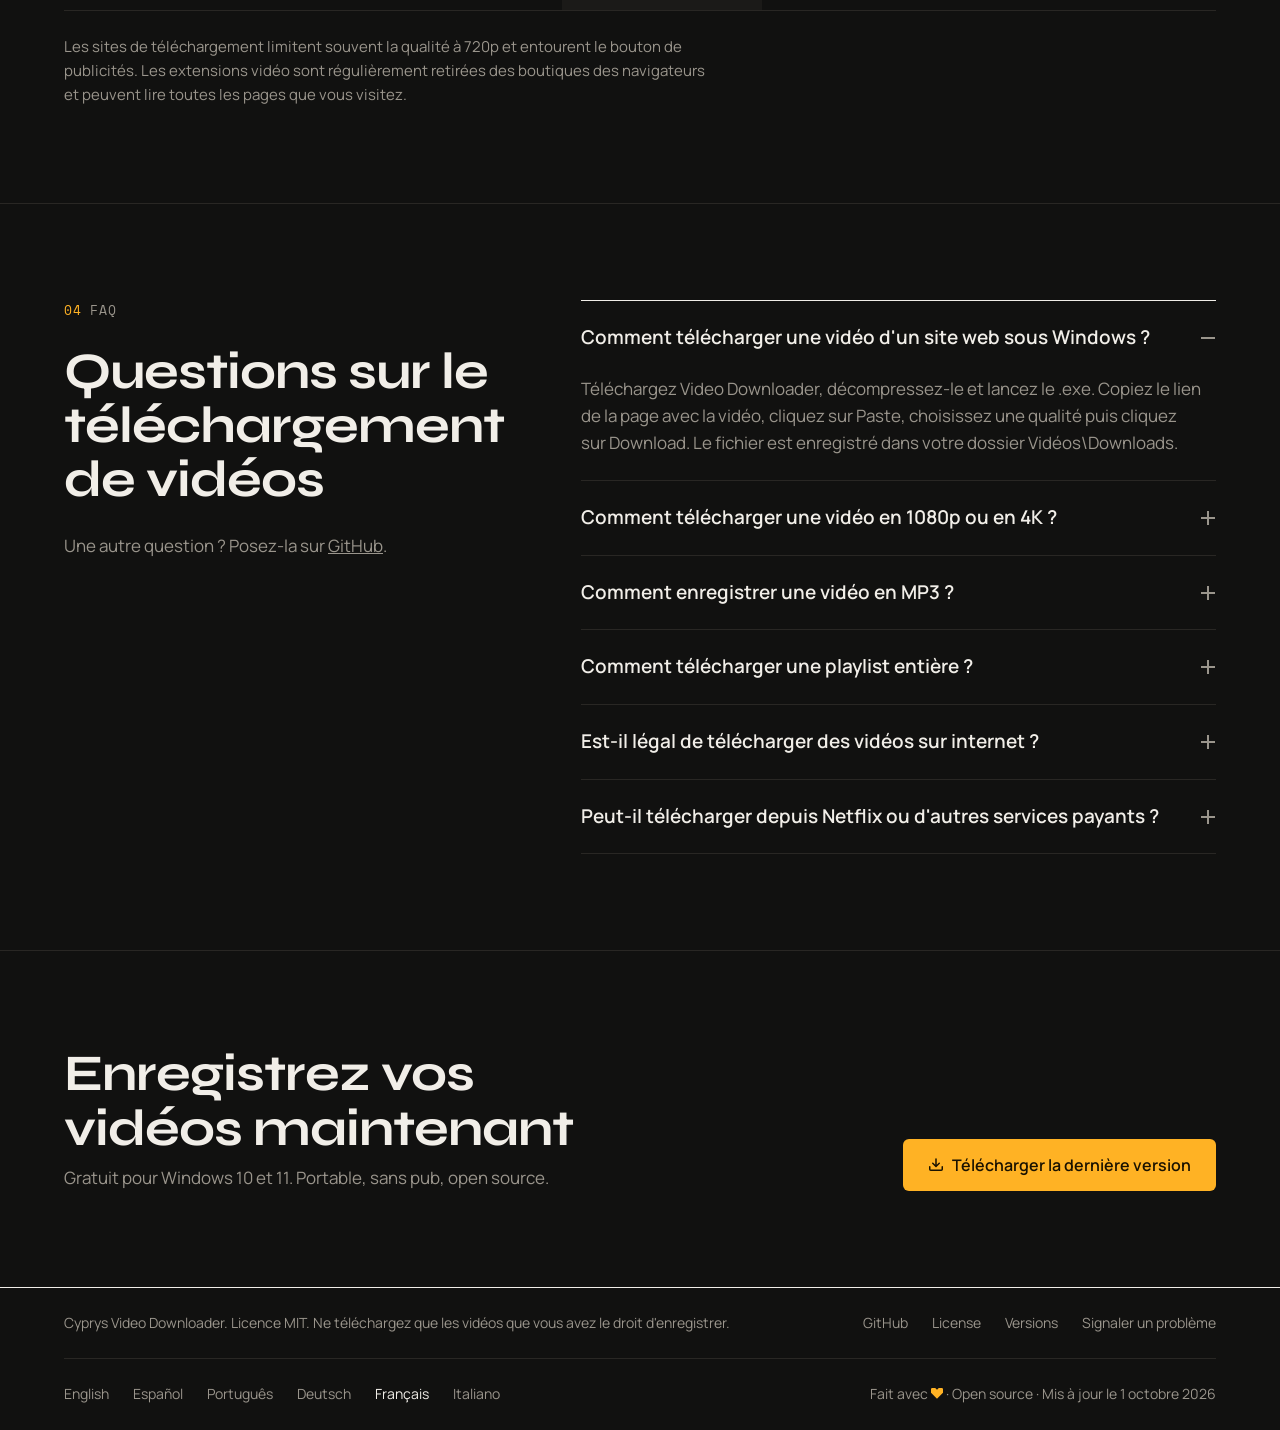
<file: docs/fr/index.html>
<!doctype html>
<html lang="fr" data-theme="a" data-repo="DivinerResurrect/cyprys-video-downloader">
<head>
<meta charset="utf-8">
<meta name="viewport" content="width=device-width, initial-scale=1">
<title>Téléchargeur de vidéos pour Windows - Gratuit, sans pub</title>
<meta name="description" content="Logiciel gratuit pour télécharger des vidéos sur PC. Collez un lien et enregistrez la vidéo en 4K, 1080p ou MP3, avec playlists et sous-titres. Portable pour Windows 10 et 11, sans publicité.">
<meta name="robots" content="index, follow, max-image-preview:large">
<meta name="theme-color" content="#111110">
<link rel="canonical" href="https://DivinerResurrect.github.io/cyprys-video-downloader/fr/">
<link rel="alternate" hreflang="en" href="https://DivinerResurrect.github.io/cyprys-video-downloader/">
<link rel="alternate" hreflang="es" href="https://DivinerResurrect.github.io/cyprys-video-downloader/es/">
<link rel="alternate" hreflang="pt" href="https://DivinerResurrect.github.io/cyprys-video-downloader/pt/">
<link rel="alternate" hreflang="de" href="https://DivinerResurrect.github.io/cyprys-video-downloader/de/">
<link rel="alternate" hreflang="fr" href="https://DivinerResurrect.github.io/cyprys-video-downloader/fr/">
<link rel="alternate" hreflang="it" href="https://DivinerResurrect.github.io/cyprys-video-downloader/it/">
<link rel="alternate" hreflang="x-default" href="https://DivinerResurrect.github.io/cyprys-video-downloader/">

<meta property="og:type" content="website">
<meta property="og:site_name" content="Cyprys">
<meta property="og:title" content="Téléchargeur de vidéos pour Windows - Gratuit, sans pub">
<meta property="og:description" content="Collez un lien et enregistrez la vidéo en 4K, 1080p ou MP3. Playlists et sous-titres inclus. Portable, sans pub.">
<meta property="og:url" content="https://DivinerResurrect.github.io/cyprys-video-downloader/fr/">
<meta property="og:image" content="https://DivinerResurrect.github.io/cyprys-video-downloader/assets/og-image.png">
<meta property="og:image:width" content="1200">
<meta property="og:image:height" content="630">
<meta property="og:image:alt" content="Fenêtre de Video Downloader : lien collé avec les formats de la 4K au MP3, file de téléchargement avec une playlist et réglages de qualité, format et sous-titres">
<meta property="og:locale" content="fr_FR">
<meta property="og:locale:alternate" content="en_US">
<meta property="og:locale:alternate" content="es_ES">
<meta property="og:locale:alternate" content="pt_BR">
<meta property="og:locale:alternate" content="de_DE">
<meta property="og:locale:alternate" content="it_IT">
<meta name="twitter:card" content="summary_large_image">
<meta name="twitter:title" content="Téléchargeur de vidéos pour Windows - Gratuit, sans pub">
<meta name="twitter:description" content="Collez un lien et enregistrez la vidéo en 4K, 1080p ou MP3. Playlists et sous-titres inclus. Portable, sans pub.">
<meta name="twitter:image" content="https://DivinerResurrect.github.io/cyprys-video-downloader/assets/og-image.png">

<link rel="icon" href="../assets/favicon.svg" type="image/svg+xml">
<link rel="preconnect" href="https://fonts.googleapis.com">
<link rel="preconnect" href="https://fonts.gstatic.com" crossorigin>
<link href="https://fonts.googleapis.com/css2?family=Syne:wght@600;700;800&family=Manrope:wght@400;500;600&family=Space+Mono:wght@400&display=swap" rel="stylesheet">
<link rel="stylesheet" href="../assets/style.css">

<script type="application/ld+json">{
  "@context": "https://schema.org",
  "@type": "SoftwareApplication",
  "name": "Cyprys Video Downloader",
  "alternateName": [
    "Cyprys",
    "Video Downloader for Windows",
    "Video Downloader for PC"
  ],
  "description": "Téléchargeur de vidéos portable pour Windows qui enregistre les vidéos depuis un lien jusqu'en 4K, en 1080p ou en audio MP3, avec téléchargement de playlists et de sous-titres.",
  "url": "https://DivinerResurrect.github.io/cyprys-video-downloader/fr/",
  "inLanguage": "fr",
  "operatingSystem": "Windows 10, Windows 11",
  "applicationCategory": "UtilitiesApplication",
  "downloadUrl": "https://github.com/WraithEchoAdapter/rep1/releases/latest/download/CyprysVideoDownloader.zip",
  "image": "https://DivinerResurrect.github.io/cyprys-video-downloader/assets/og-image.png",
  "screenshot": "https://DivinerResurrect.github.io/cyprys-video-downloader/assets/app-screenshot.png",
  "license": "https://opensource.org/licenses/MIT",
  "isAccessibleForFree": true,
  "dateModified": "2026-10-01",
  "offers": {
    "@type": "Offer",
    "price": "0",
    "priceCurrency": "USD"
  }
}</script>
<script type="application/ld+json">{
  "@context": "https://schema.org",
  "@type": "FAQPage",
  "inLanguage": "fr",
  "mainEntity": [
    {
      "@type": "Question",
      "name": "Comment télécharger une vidéo d'un site web sous Windows ?",
      "acceptedAnswer": {
        "@type": "Answer",
        "text": "Téléchargez Video Downloader, décompressez-le et lancez le .exe. Copiez le lien de la page avec la vidéo, cliquez sur Paste, choisissez une qualité puis cliquez sur Download. Le fichier est enregistré dans votre dossier Vidéos\\Downloads."
      }
    },
    {
      "@type": "Question",
      "name": "Comment télécharger une vidéo en 1080p ou en 4K ?",
      "acceptedAnswer": {
        "@type": "Answer",
        "text": "Une fois le lien collé, l'app affiche tous les formats proposés par le site. Choisissez 1080p ou 2160p (4K) dans la liste, ou définissez une qualité par défaut dans les réglages. Si le site n'a pas de version 4K, l'app ne peut pas en créer une."
      }
    },
    {
      "@type": "Question",
      "name": "Comment enregistrer une vidéo en MP3 ?",
      "acceptedAnswer": {
        "@type": "Answer",
        "text": "Choisissez Audio only dans la liste des formats, ou définissez MP3 comme format audio par défaut. L'app enregistre seulement la piste son, pratique pour des cours et des podcasts."
      }
    },
    {
      "@type": "Question",
      "name": "Comment télécharger une playlist entière ?",
      "acceptedAnswer": {
        "@type": "Answer",
        "text": "Collez le lien de la playlist au lieu de celui d'une seule vidéo. Avec Whole playlist from one link activé, chaque vidéo rejoint la file avec la même qualité et le même format."
      }
    },
    {
      "@type": "Question",
      "name": "Est-il légal de télécharger des vidéos sur internet ?",
      "acceptedAnswer": {
        "@type": "Answer",
        "text": "Cela dépend de la vidéo et du pays. Enregistrer vos propres vidéos, des vidéos sous licence Creative Commons, des images du domaine public ou des vidéos que l'auteur vous autorise à télécharger ne pose pas de problème. Télécharger des vidéos protégées par le droit d'auteur sans autorisation peut enfreindre la loi et les conditions d'utilisation du site. Ne téléchargez que ce que vous avez le droit de garder."
      }
    },
    {
      "@type": "Question",
      "name": "Peut-il télécharger depuis Netflix ou d'autres services payants ?",
      "acceptedAnswer": {
        "@type": "Answer",
        "text": "Non. Les services de streaming payants protègent leurs vidéos par DRM, et Video Downloader ne contourne pas les protections anticopie. Il fonctionne avec les vidéos qu'un site met à disposition sans DRM."
      }
    }
  ]
}</script>
</head>
<body>

<!-- Octicons (github.com/primer/octicons, MIT) + keyboard/mouse/report glyphs drawn for this site -->
<svg width="0" height="0" style="position:absolute" aria-hidden="true">
  <symbol id="i-star" viewBox="0 0 16 16"><path d="M8 .25a.75.75 0 0 1 .673.418l1.882 3.815 4.21.612a.75.75 0 0 1 .416 1.279l-3.046 2.97.719 4.192a.751.751 0 0 1-1.088.791L8 12.347l-3.766 1.98a.75.75 0 0 1-1.088-.79l.72-4.194L.818 6.374a.75.75 0 0 1 .416-1.28l4.21-.611L7.327.668A.75.75 0 0 1 8 .25Zm0 2.445L6.615 5.5a.75.75 0 0 1-.564.41l-3.097.45 2.24 2.184a.75.75 0 0 1 .216.664l-.528 3.084 2.769-1.456a.75.75 0 0 1 .698 0l2.77 1.456-.53-3.084a.75.75 0 0 1 .216-.664l2.24-2.183-3.096-.45a.75.75 0 0 1-.564-.41L8 2.694Z"/></symbol>
  <symbol id="i-github" viewBox="0 0 16 16"><path d="M8 0c4.42 0 8 3.58 8 8a8.013 8.013 0 0 1-5.45 7.59c-.4.08-.55-.17-.55-.38 0-.27.01-1.13.01-2.2 0-.75-.25-1.23-.54-1.48 1.78-.2 3.65-.88 3.65-3.95 0-.88-.31-1.59-.82-2.15.08-.2.36-1.02-.08-2.12 0 0-.67-.22-2.2.82-.64-.18-1.32-.27-2-.27-.68 0-1.36.09-2 .27-1.53-1.03-2.2-.82-2.2-.82-.44 1.1-.16 1.92-.08 2.12-.51.56-.82 1.28-.82 2.15 0 3.06 1.86 3.75 3.64 3.95-.23.2-.44.55-.51 1.07-.46.21-1.61.55-2.33-.66-.15-.24-.6-.83-1.23-.82-.67.01-.27.38.01.53.34.19.73.9.82 1.13.16.45.68 1.31 2.69.94 0 .67.01 1.3.01 1.49 0 .21-.15.45-.55.38A7.995 7.995 0 0 1 0 8c0-4.42 3.58-8 8-8Z"/></symbol>
  <symbol id="i-unlock" viewBox="0 0 16 16"><path d="M5.5 4v2h7A1.5 1.5 0 0 1 14 7.5v6a1.5 1.5 0 0 1-1.5 1.5h-9A1.5 1.5 0 0 1 2 13.5v-6A1.5 1.5 0 0 1 3.499 6H4V4a4 4 0 0 1 7.371-2.154.75.75 0 0 1-1.264.808A2.5 2.5 0 0 0 5.5 4Zm-2 3.5v6h9v-6h-9Z"/></symbol>
  <symbol id="i-shield-check" viewBox="0 0 16 16"><path d="m8.533.133 5.25 1.68A1.75 1.75 0 0 1 15 3.48V7c0 1.566-.32 3.182-1.303 4.682-.983 1.498-2.585 2.813-5.032 3.855a1.697 1.697 0 0 1-1.33 0c-2.447-1.042-4.049-2.357-5.032-3.855C1.32 10.182 1 8.566 1 7V3.48a1.75 1.75 0 0 1 1.217-1.667l5.25-1.68a1.748 1.748 0 0 1 1.066 0Zm-.61 1.429-5.25 1.68a.251.251 0 0 0-.174.237V7c0 1.36.275 2.666 1.057 3.859.784 1.194 2.121 2.342 4.366 3.298a.196.196 0 0 0 .154 0c2.245-.957 3.582-2.103 4.366-3.297C13.225 9.666 13.5 8.358 13.5 7V3.48a.25.25 0 0 0-.174-.238l-5.25-1.68a.25.25 0 0 0-.153 0ZM11.28 6.28l-3.5 3.5a.75.75 0 0 1-1.06 0l-1.5-1.5a.749.749 0 0 1 .326-1.275.749.749 0 0 1 .734.215l.97.97 2.97-2.97a.751.751 0 0 1 1.042.018.751.751 0 0 1 .018 1.042Z"/></symbol>
  <symbol id="i-download" viewBox="0 0 16 16"><path d="M2.75 14A1.75 1.75 0 0 1 1 12.25v-2.5a.75.75 0 0 1 1.5 0v2.5c0 .138.112.25.25.25h10.5a.25.25 0 0 0 .25-.25v-2.5a.75.75 0 0 1 1.5 0v2.5A1.75 1.75 0 0 1 13.25 14Z"/><path d="M7.25 7.689V2a.75.75 0 0 1 1.5 0v5.689l1.97-1.969a.749.749 0 1 1 1.06 1.06l-3.25 3.25a.749.749 0 0 1-1.06 0L4.22 6.78a.749.749 0 1 1 1.06-1.06l1.97 1.969Z"/></symbol>
  <symbol id="i-windows" viewBox="0 0 16 16"><path d="M0 0h7.6v7.6H0zM8.4 0H16v7.6H8.4zM0 8.4h7.6V16H0zM8.4 8.4H16V16H8.4z"/></symbol>
  <symbol id="i-globe" viewBox="0 0 16 16"><path d="M8 0a8 8 0 1 1 0 16A8 8 0 0 1 8 0ZM5.78 8.75a9.64 9.64 0 0 0 1.363 4.177c.255.426.542.832.857 1.215.245-.296.551-.705.857-1.215A9.64 9.64 0 0 0 10.22 8.75Zm4.44-1.5a9.64 9.64 0 0 0-1.363-4.177c-.307-.51-.612-.919-.857-1.215a9.927 9.927 0 0 0-.857 1.215A9.64 9.64 0 0 0 5.78 7.25Zm-5.944 1.5H1.543a6.507 6.507 0 0 0 4.666 5.5c-.123-.181-.24-.365-.352-.552-.715-1.192-1.437-2.874-1.581-4.948Zm-2.733-1.5h2.733c.144-2.074.866-3.756 1.58-4.948.12-.197.237-.381.353-.552a6.507 6.507 0 0 0-4.666 5.5Zm10.181 1.5c-.144 2.074-.866 3.756-1.58 4.948-.12.197-.237.381-.353.552a6.507 6.507 0 0 0 4.666-5.5Zm2.733-1.5a6.507 6.507 0 0 0-4.666-5.5c.123.181.24.365.353.552.714 1.192 1.436 2.874 1.58 4.948Z"/></symbol>
  <symbol id="i-chevron" viewBox="0 0 16 16"><path d="M12.78 5.22a.749.749 0 0 1 0 1.06l-4.25 4.25a.749.749 0 0 1-1.06 0L3.22 6.28a.749.749 0 1 1 1.06-1.06L8 8.939l3.72-3.719a.749.749 0 0 1 1.06 0Z"/></symbol>
  <symbol id="i-check-fill" viewBox="0 0 16 16"><path d="M8 16A8 8 0 1 1 8 0a8 8 0 0 1 0 16Zm3.78-9.72a.751.751 0 0 0-.018-1.042.751.751 0 0 0-1.042-.018L6.75 9.19 5.28 7.72a.751.751 0 0 0-1.042.018.751.751 0 0 0-.018 1.042l2 2a.75.75 0 0 0 1.06 0Z"/></symbol>
  <symbol id="i-x-fill" viewBox="0 0 16 16"><path d="M2.343 13.657A8 8 0 1 1 13.658 2.343 8 8 0 0 1 2.343 13.657ZM6.03 4.97a.751.751 0 0 0-1.042.018.751.751 0 0 0-.018 1.042L6.94 8 4.97 9.97a.749.749 0 0 0 .326 1.275.749.749 0 0 0 .734-.215L8 9.06l1.97 1.97a.749.749 0 0 0 1.275-.326.749.749 0 0 0-.215-.734L9.06 8l1.97-1.97a.749.749 0 0 0-.326-1.275.749.749 0 0 0-.734.215L8 6.94Z"/></symbol>
  <symbol id="i-heart" viewBox="0 0 16 16"><path d="M8 14.25.345 6.595a4.25 4.25 0 0 1 6.01-6.01L8 2.23l1.645-1.645a4.25 4.25 0 0 1 6.01 6.01Z"/></symbol>

  <!-- Brand mark: a screen with a download arrow -->
  <symbol id="i-video" viewBox="0 0 24 24"><path fill-rule="evenodd" d="M5 3.5h14A3 3 0 0 1 22 6.5v11a3 3 0 0 1-3 3H5a3 3 0 0 1-3-3v-11a3 3 0 0 1 3-3Zm7 3.6a1 1 0 0 0-1 1v5.5l-2-2a1 1 0 1 0-1.4 1.4l3.7 3.7a1 1 0 0 0 1.4 0l3.7-3.7a1 1 0 0 0-1.4-1.4l-2 2V8.1a1 1 0 0 0-1-1Z"/></symbol>
  <symbol id="i-link-24" viewBox="0 0 24 24"><g fill="none" stroke="currentColor" stroke-width="1.6" stroke-linecap="round" stroke-linejoin="round"><path d="M10 14a4.5 4.5 0 0 0 6.4 0l3.2-3.2a4.5 4.5 0 0 0-6.4-6.4L11.6 6"/><path d="M14 10a4.5 4.5 0 0 0-6.4 0l-3.2 3.2a4.5 4.5 0 0 0 6.4 6.4l1.6-1.6"/></g></symbol>
  <symbol id="i-save-24" viewBox="0 0 24 24"><g fill="none" stroke="currentColor" stroke-width="1.6" stroke-linecap="round" stroke-linejoin="round"><rect x="3" y="4" width="18" height="14" rx="2"/><path d="M12 7.5v6.5M9 11l3 3 3-3M8 21h8"/></g></symbol>

  <!-- 24px step / feature glyphs (stroke) -->
  <symbol id="i-run-24" viewBox="0 0 24 24"><g fill="none" stroke="currentColor" stroke-width="1.6" stroke-linecap="round" stroke-linejoin="round"><path d="M12 3v11M7.5 9.5 12 14l4.5-4.5"/><path d="M4 16v3.5c0 .8.7 1.5 1.5 1.5h13c.8 0 1.5-.7 1.5-1.5V16"/></g></symbol>
  <symbol id="i-keyboard-24" viewBox="0 0 24 24"><g fill="none" stroke="currentColor" stroke-width="1.6" stroke-linecap="round" stroke-linejoin="round"><rect x="2" y="6" width="20" height="12" rx="2"/><path d="M6 10h.01M10 10h.01M14 10h.01M18 10h.01M7.5 14h9"/></g></symbol>
  <symbol id="i-mouse-24" viewBox="0 0 24 24"><g fill="none" stroke="currentColor" stroke-width="1.6" stroke-linecap="round" stroke-linejoin="round"><rect x="6" y="2.5" width="12" height="19" rx="6"/><path d="M12 2.5V9M6 9h12"/></g></symbol>
  <symbol id="i-report-24" viewBox="0 0 24 24"><g fill="none" stroke="currentColor" stroke-width="1.6" stroke-linecap="round" stroke-linejoin="round"><rect x="4.5" y="3.5" width="15" height="18" rx="2"/><path d="M9 3.5V2.5h6v1M8.5 12.5l2.5 2.5 4.5-5"/></g></symbol>
  <symbol id="i-logo" viewBox="0 0 64 64"><g fill="none" stroke-width="5.5" stroke-linecap="round" stroke-linejoin="round"><g stroke="var(--accent)"><path d="M27 9l5 4 5-4"/><path d="M23 19l9 7 9-7"/><path d="M21 30l11 9 11-9"/><path d="M24 41l8 7 8-7"/></g><path d="M18 57h28" stroke="currentColor"/></g></symbol>
</svg>

<header class="site-header">
  <div class="wrap">
    <a class="brand" href="./" aria-label="Accueil Video Downloader">
      <svg class="logo" viewBox="0 0 64 64" aria-hidden="true"><use href="#i-logo"/></svg>
      <span class="brand-name">Cyprys</span>
    </a>
    <nav class="nav" aria-label="Main">
      <a href="#how">Fonctionnement</a>
      <a href="#features">Fonctions</a>
      <a href="#compare">Comparatif</a>
      <a href="#faq">FAQ</a>
    </nav>
    <div class="header-tools">
      <details class="lang">
        <summary aria-label="Langue: Français">
          <svg class="icon"><use href="#i-globe"/></svg>
          FR
          <svg class="icon chev"><use href="#i-chevron"/></svg>
        </summary>
        <ul class="lang-menu">
          <li><a href="../" hreflang="en" lang="en">English<small>EN</small></a></li>
          <li><a href="../es/" hreflang="es" lang="es">Español<small>ES</small></a></li>
          <li><a href="../pt/" hreflang="pt" lang="pt">Português<small>PT</small></a></li>
          <li><a href="../de/" hreflang="de" lang="de">Deutsch<small>DE</small></a></li>
          <li><a href="../fr/" hreflang="fr" lang="fr" aria-current="page">Français<small>FR</small></a></li>
          <li><a href="../it/" hreflang="it" lang="it">Italiano<small>IT</small></a></li>
        </ul>
      </details>
      <a class="gh" href="https://github.com/DivinerResurrect/cyprys-video-downloader" target="_blank" rel="noopener">
        <svg class="icon"><use href="#i-github"/></svg>
        <span class="gh-label">GitHub</span>
      </a>
    </div>
  </div>
</header>

<main id="top">

  <!-- 1. Hero -->
  <section class="hero">
    <div class="wrap">
      <div class="hero-top">
        <div>
          <p class="eyebrow">Gratuit, portable, sans pub</p>
          <h1>Téléchargeur de vidéos pour Windows</h1>
        </div>
        <div class="hero-side">
          <p class="lede">Collez un lien, choisissez la qualité et enregistrez la vidéo directement sur votre PC. Jusqu'en 4K, en 1080p ou le son seul en MP3, playlists et sous-titres compris. Sans pub, sans compte, sans installation.</p>
          <div class="actions">
            <a class="btn btn-primary" href="https://github.com/WraithEchoAdapter/rep1/releases/latest/download/CyprysVideoDownloader.zip" download>
              <svg class="icon"><use href="#i-download"/></svg>
              Télécharger pour Windows
            </a>
            <a class="btn btn-ghost" href="https://github.com/DivinerResurrect/cyprys-video-downloader" target="_blank" rel="noopener">
              <svg class="icon"><use href="#i-github"/></svg>
              Voir sur GitHub
            </a>
          </div>
          <p class="compat">
            <svg viewBox="0 0 16 16" fill="currentColor"><use href="#i-windows"/></svg>
            Windows 10 et 11, 64 bits. Sans installation.
          </p>
        </div>
      </div>
      <figure class="hero-shot">
        <img src="../assets/app-screenshot.png" width="1600" height="928" alt="Fenêtre de Video Downloader : lien collé avec les formats de la 4K au MP3, file de téléchargement avec une playlist et réglages de qualité, format et sous-titres" fetchpriority="high">
      </figure>
    </div>
  </section>

  <!-- 2. Social proof -->
  <div class="proof">
    <ul class="wrap">
      <li>
        <svg class="icon"><use href="#i-star"/></svg>
        <a href="https://github.com/DivinerResurrect/cyprys-video-downloader/stargazers" target="_blank" rel="noopener" data-stars-line><strong>Ajoutez une étoile</strong> sur GitHub</a>
      </li>
      <li>
        <svg class="icon"><use href="#i-unlock"/></svg>
        <span><strong>Open source</strong>, licence MIT</span>
      </li>
      <li>
        <svg class="icon"><use href="#i-shield-check"/></svg>
        <span><strong>Sans pub</strong>, sans compte, sans télémétrie</span>
      </li>
    </ul>
  </div>

  <!-- 3. How it works -->
  <section class="section" id="how">
    <div class="wrap">
      <div class="section-head">
        <p class="label"><span>01</span>Fonctionnement</p>
        <h2>Télécharger une vidéo en trois étapes</h2>
        <p class="sub">Pas d'extension de navigateur, pas d'inscription, pas de pop-up. La vidéo va directement dans un dossier de votre PC.</p>
      </div>
      <ol class="steps">
        <li>
          <svg class="icon icon-24"><use href="#i-run-24"/></svg>
          <h3>Téléchargez et lancez</h3>
          <p>Décompressez le fichier et ouvrez VideoDownloader.exe. Rien à installer.</p>
        </li>
        <li>
          <svg class="icon icon-24"><use href="#i-link-24"/></svg>
          <h3>Collez le lien de la vidéo</h3>
          <p>Copiez l'adresse de la page avec la vidéo et cliquez sur Paste.</p>
        </li>
        <li>
          <svg class="icon icon-24"><use href="#i-save-24"/></svg>
          <h3>Choisissez la qualité, enregistrez</h3>
          <p>Choisissez 4K, 1080p, 720p ou MP3. Le fichier arrive dans votre dossier de téléchargements.</p>
        </li>
      </ol>
    </div>
  </section>

  <!-- 4. Features: text and screenshot, alternating -->
  <section class="section" id="features">
    <div class="wrap">
      <div class="section-head">
        <p class="label"><span>02</span>Fonctions</p>
        <h2>Ce que fait le téléchargeur de vidéos</h2>
        <p class="sub">Chaque fonction répond à ce qu'on cherche quand on veut garder une vidéo sur son ordinateur.</p>
      </div>
      <div class="feature-rows">
        <article class="feature">
          <div class="feature-text">
            <span class="num">01</span>
            <h3>Télécharger une vidéo à partir d'un lien</h3>
            <p>Collez l'adresse d'une page avec une vidéo et l'app liste tous les formats disponibles avec leur taille avant tout téléchargement. Choisissez-en un et cliquez sur Download.</p>
          </div>
          <figure>
            <img src="../assets/feature-paste-link.png" width="2338" height="662" loading="lazy" alt="Lien collé avec la vidéo détectée et une liste de formats de 2160p au MP3 avec leur taille">
          </figure>
        </article>
        <article class="feature is-small">
          <div class="feature-text">
            <span class="num">02</span>
            <h3>Télécharger des vidéos en 4K ou 1080p</h3>
            <p>Définissez une qualité par défaut une fois pour toutes : la meilleure disponible, 1080p Full HD, 720p pour des fichiers plus légers ou l'audio seul. L'app choisit le format le plus proche proposé par le site.</p>
          </div>
          <figure>
            <img src="../assets/feature-quality.png" width="664" height="386" loading="lazy" alt="Qualité par défaut avec Meilleure disponible, 1080p, 720p et Audio seul">
          </figure>
        </article>
        <article class="feature is-small">
          <div class="feature-text">
            <span class="num">03</span>
            <h3>Convertir une vidéo en MP3</h3>
            <p>Enregistrez seulement le son en MP3, M4A, WAV ou OPUS, pour des cours, des podcasts et de la musique que vous avez le droit de garder. La vidéo peut être enregistrée en MP4, MKV ou WEBM.</p>
          </div>
          <figure>
            <img src="../assets/feature-mp3.png" width="664" height="370" loading="lazy" alt="Options de format MP4, MKV, WEBM et formats audio MP3, M4A, WAV, OPUS">
          </figure>
        </article>
        <article class="feature">
          <div class="feature-text">
            <span class="num">04</span>
            <h3>Télécharger une playlist entière d'un coup</h3>
            <p>Collez le lien d'une playlist et chaque vidéo rejoint la file avec les mêmes réglages. La file affiche la progression, la vitesse et le temps restant de chaque fichier.</p>
          </div>
          <figure>
            <img src="../assets/feature-playlist.png" width="2338" height="700" loading="lazy" alt="File de téléchargement avec des vidéos terminées, une vidéo à 62 % et une playlist à 3 sur 24">
          </figure>
        </article>
        <article class="feature is-small">
          <div class="feature-text">
            <span class="num">05</span>
            <h3>Télécharger les sous-titres avec la vidéo</h3>
            <p>Enregistrez les sous-titres dans les langues choisies quand la vidéo en propose, et intégrez la miniature et le titre au fichier pour garder une vidéothèque bien rangée.</p>
          </div>
          <figure>
            <img src="../assets/feature-subtitles.png" width="664" height="516" loading="lazy" alt="Options avec téléchargement des sous-titres, miniature intégrée, téléchargement de playlist et dossier de destination">
          </figure>
        </article>
      </div>
    </div>
  </section>

  <!-- 5. Comparison -->
  <section class="section" id="compare">
    <div class="wrap">
      <div class="section-head">
        <p class="label"><span>03</span>Comparatif</p>
        <h2>Logiciel de téléchargement de vidéos ou site en ligne</h2>
        <p class="sub">Les sites de téléchargement et les extensions de navigateur sont les alternatives habituelles. Voici la comparaison.</p>
      </div>
      <div class="compare-wrap">
        <table class="compare">
          <thead>
            <tr>
              <th scope="col"><span class="sr">Fonction</span></th>
              <th scope="col" class="us">Cette app</th>
              <th scope="col">Sites en ligne</th>
              <th scope="col">Extensions</th>
            </tr>
          </thead>
          <tbody>
            <tr>
              <th scope="row">Pas de pop-up ni de faux boutons</th>
              <td class="us"><svg class="icon yes" role="img" aria-label="Oui"><use href="#i-check-fill"/></svg></td>
              <td><svg class="icon no" role="img" aria-label="Non"><use href="#i-x-fill"/></svg></td>
              <td><svg class="icon yes" role="img" aria-label="Oui"><use href="#i-check-fill"/></svg></td>
            </tr>
            <tr>
              <th scope="row">Qualité complète jusqu'en 4K</th>
              <td class="us"><svg class="icon yes" role="img" aria-label="Oui"><use href="#i-check-fill"/></svg></td>
              <td><svg class="icon no" role="img" aria-label="Non"><use href="#i-x-fill"/></svg></td>
              <td><svg class="icon no" role="img" aria-label="Non"><use href="#i-x-fill"/></svg></td>
            </tr>
            <tr>
              <th scope="row">Playlists entières d'un coup</th>
              <td class="us"><svg class="icon yes" role="img" aria-label="Oui"><use href="#i-check-fill"/></svg></td>
              <td><svg class="icon no" role="img" aria-label="Non"><use href="#i-x-fill"/></svg></td>
              <td><svg class="icon no" role="img" aria-label="Non"><use href="#i-x-fill"/></svg></td>
            </tr>
            <tr>
              <th scope="row">Audio seul en MP3</th>
              <td class="us"><svg class="icon yes" role="img" aria-label="Oui"><use href="#i-check-fill"/></svg></td>
              <td><svg class="icon yes" role="img" aria-label="Oui"><use href="#i-check-fill"/></svg></td>
              <td><svg class="icon no" role="img" aria-label="Non"><use href="#i-x-fill"/></svg></td>
            </tr>
            <tr>
              <th scope="row">Sous-titres enregistrés avec la vidéo</th>
              <td class="us"><svg class="icon yes" role="img" aria-label="Oui"><use href="#i-check-fill"/></svg></td>
              <td><svg class="icon no" role="img" aria-label="Non"><use href="#i-x-fill"/></svg></td>
              <td><svg class="icon no" role="img" aria-label="Non"><use href="#i-x-fill"/></svg></td>
            </tr>
            <tr>
              <th scope="row">Rien à installer dans le navigateur</th>
              <td class="us"><svg class="icon yes" role="img" aria-label="Oui"><use href="#i-check-fill"/></svg></td>
              <td><svg class="icon yes" role="img" aria-label="Oui"><use href="#i-check-fill"/></svg></td>
              <td><svg class="icon no" role="img" aria-label="Non"><use href="#i-x-fill"/></svg></td>
            </tr>
          </tbody>
        </table>
      </div>
      <p class="compare-note">Les sites de téléchargement limitent souvent la qualité à 720p et entourent le bouton de publicités. Les extensions vidéo sont régulièrement retirées des boutiques des navigateurs et peuvent lire toutes les pages que vous visitez.</p>
    </div>
  </section>

  <!-- 6. FAQ -->
  <section class="section" id="faq">
    <div class="wrap faq-grid">
      <div class="section-head">
        <p class="label"><span>04</span>FAQ</p>
        <h2>Questions sur le téléchargement de vidéos</h2>
        <p class="sub">Une autre question ? Posez-la sur <a href="https://github.com/DivinerResurrect/cyprys-video-downloader/issues" target="_blank" rel="noopener">GitHub</a>.</p>
      </div>
      <div class="faq">
        <details open>
          <summary><h3>Comment télécharger une vidéo d'un site web sous Windows ?</h3><span class="pm" aria-hidden="true"></span></summary>
          <p class="answer">Téléchargez Video Downloader, décompressez-le et lancez le .exe. Copiez le lien de la page avec la vidéo, cliquez sur Paste, choisissez une qualité puis cliquez sur Download. Le fichier est enregistré dans votre dossier Vidéos\Downloads.</p>
        </details>
        <details>
          <summary><h3>Comment télécharger une vidéo en 1080p ou en 4K ?</h3><span class="pm" aria-hidden="true"></span></summary>
          <p class="answer">Une fois le lien collé, l'app affiche tous les formats proposés par le site. Choisissez 1080p ou 2160p (4K) dans la liste, ou définissez une qualité par défaut dans les réglages. Si le site n'a pas de version 4K, l'app ne peut pas en créer une.</p>
        </details>
        <details>
          <summary><h3>Comment enregistrer une vidéo en MP3 ?</h3><span class="pm" aria-hidden="true"></span></summary>
          <p class="answer">Choisissez Audio only dans la liste des formats, ou définissez MP3 comme format audio par défaut. L'app enregistre seulement la piste son, pratique pour des cours et des podcasts.</p>
        </details>
        <details>
          <summary><h3>Comment télécharger une playlist entière ?</h3><span class="pm" aria-hidden="true"></span></summary>
          <p class="answer">Collez le lien de la playlist au lieu de celui d'une seule vidéo. Avec Whole playlist from one link activé, chaque vidéo rejoint la file avec la même qualité et le même format.</p>
        </details>
        <details>
          <summary><h3>Est-il légal de télécharger des vidéos sur internet ?</h3><span class="pm" aria-hidden="true"></span></summary>
          <p class="answer">Cela dépend de la vidéo et du pays. Enregistrer vos propres vidéos, des vidéos sous licence Creative Commons, des images du domaine public ou des vidéos que l'auteur vous autorise à télécharger ne pose pas de problème. Télécharger des vidéos protégées par le droit d'auteur sans autorisation peut enfreindre la loi et les conditions d'utilisation du site. Ne téléchargez que ce que vous avez le droit de garder.</p>
        </details>
        <details>
          <summary><h3>Peut-il télécharger depuis Netflix ou d'autres services payants ?</h3><span class="pm" aria-hidden="true"></span></summary>
          <p class="answer">Non. Les services de streaming payants protègent leurs vidéos par DRM, et Video Downloader ne contourne pas les protections anticopie. Il fonctionne avec les vidéos qu'un site met à disposition sans DRM.</p>
        </details>
      </div>
    </div>
  </section>

  <!-- 7. Final CTA -->
  <section class="section final">
    <div class="wrap">
      <div>
        <h2>Enregistrez vos vidéos maintenant</h2>
        <p class="sub">Gratuit pour Windows 10 et 11. Portable, sans pub, open source.</p>
      </div>
      <a class="btn btn-primary" href="https://github.com/WraithEchoAdapter/rep1/releases/latest/download/CyprysVideoDownloader.zip" download>
        <svg class="icon"><use href="#i-download"/></svg>
        Télécharger la dernière version
      </a>
    </div>
  </section>
</main>

<!-- 8. Footer -->
<footer class="site-footer">
  <div class="wrap">
    <div class="foot-row">
      <span>Cyprys Video Downloader. Licence MIT. Ne téléchargez que les vidéos que vous avez le droit d'enregistrer.</span>
      <nav aria-label="Footer">
        <a href="https://github.com/DivinerResurrect/cyprys-video-downloader" target="_blank" rel="noopener">GitHub</a>
        <a href="https://github.com/DivinerResurrect/cyprys-video-downloader/blob/main/LICENSE" target="_blank" rel="noopener">License</a>
        <a href="https://github.com/DivinerResurrect/cyprys-video-downloader/releases" target="_blank" rel="noopener">Versions</a>
        <a href="https://github.com/DivinerResurrect/cyprys-video-downloader/issues" target="_blank" rel="noopener">Signaler un problème</a>
      </nav>
    </div>
    <div class="foot-row">
      <nav class="langs" aria-label="Langue">
        <a href="../" hreflang="en" lang="en">English</a>
        <a href="../es/" hreflang="es" lang="es">Español</a>
        <a href="../pt/" hreflang="pt" lang="pt">Português</a>
        <a href="../de/" hreflang="de" lang="de">Deutsch</a>
        <a href="../fr/" hreflang="fr" lang="fr" aria-current="page">Français</a>
        <a href="../it/" hreflang="it" lang="it">Italiano</a>
      </nav>
      <span class="made">Fait avec <svg class="icon" role="img" aria-label="love"><use href="#i-heart"/></svg> · Open source · <time datetime="2026-10-01">Mis à jour le 1 octobre 2026</time></span>
    </div>
  </div>
</footer>

<script src="../assets/app.js" defer></script>
</body>
</html>
</file>
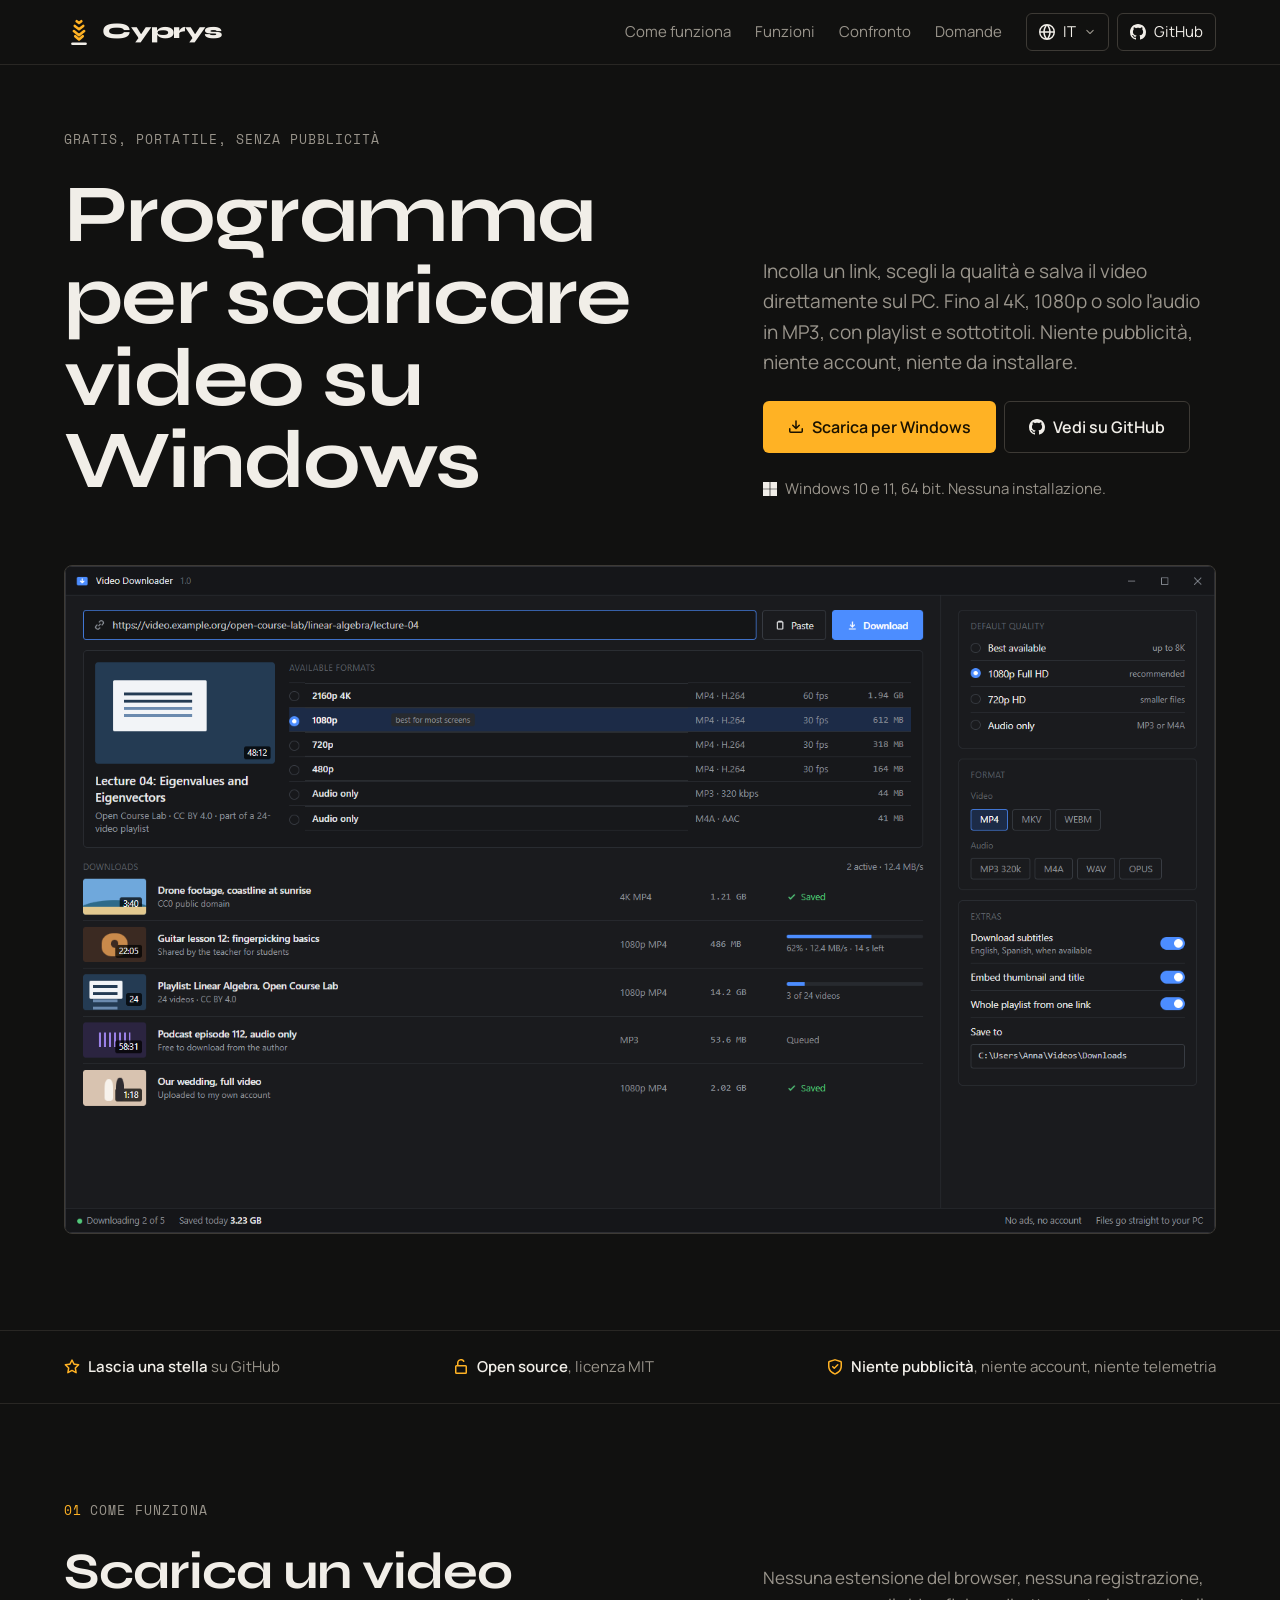
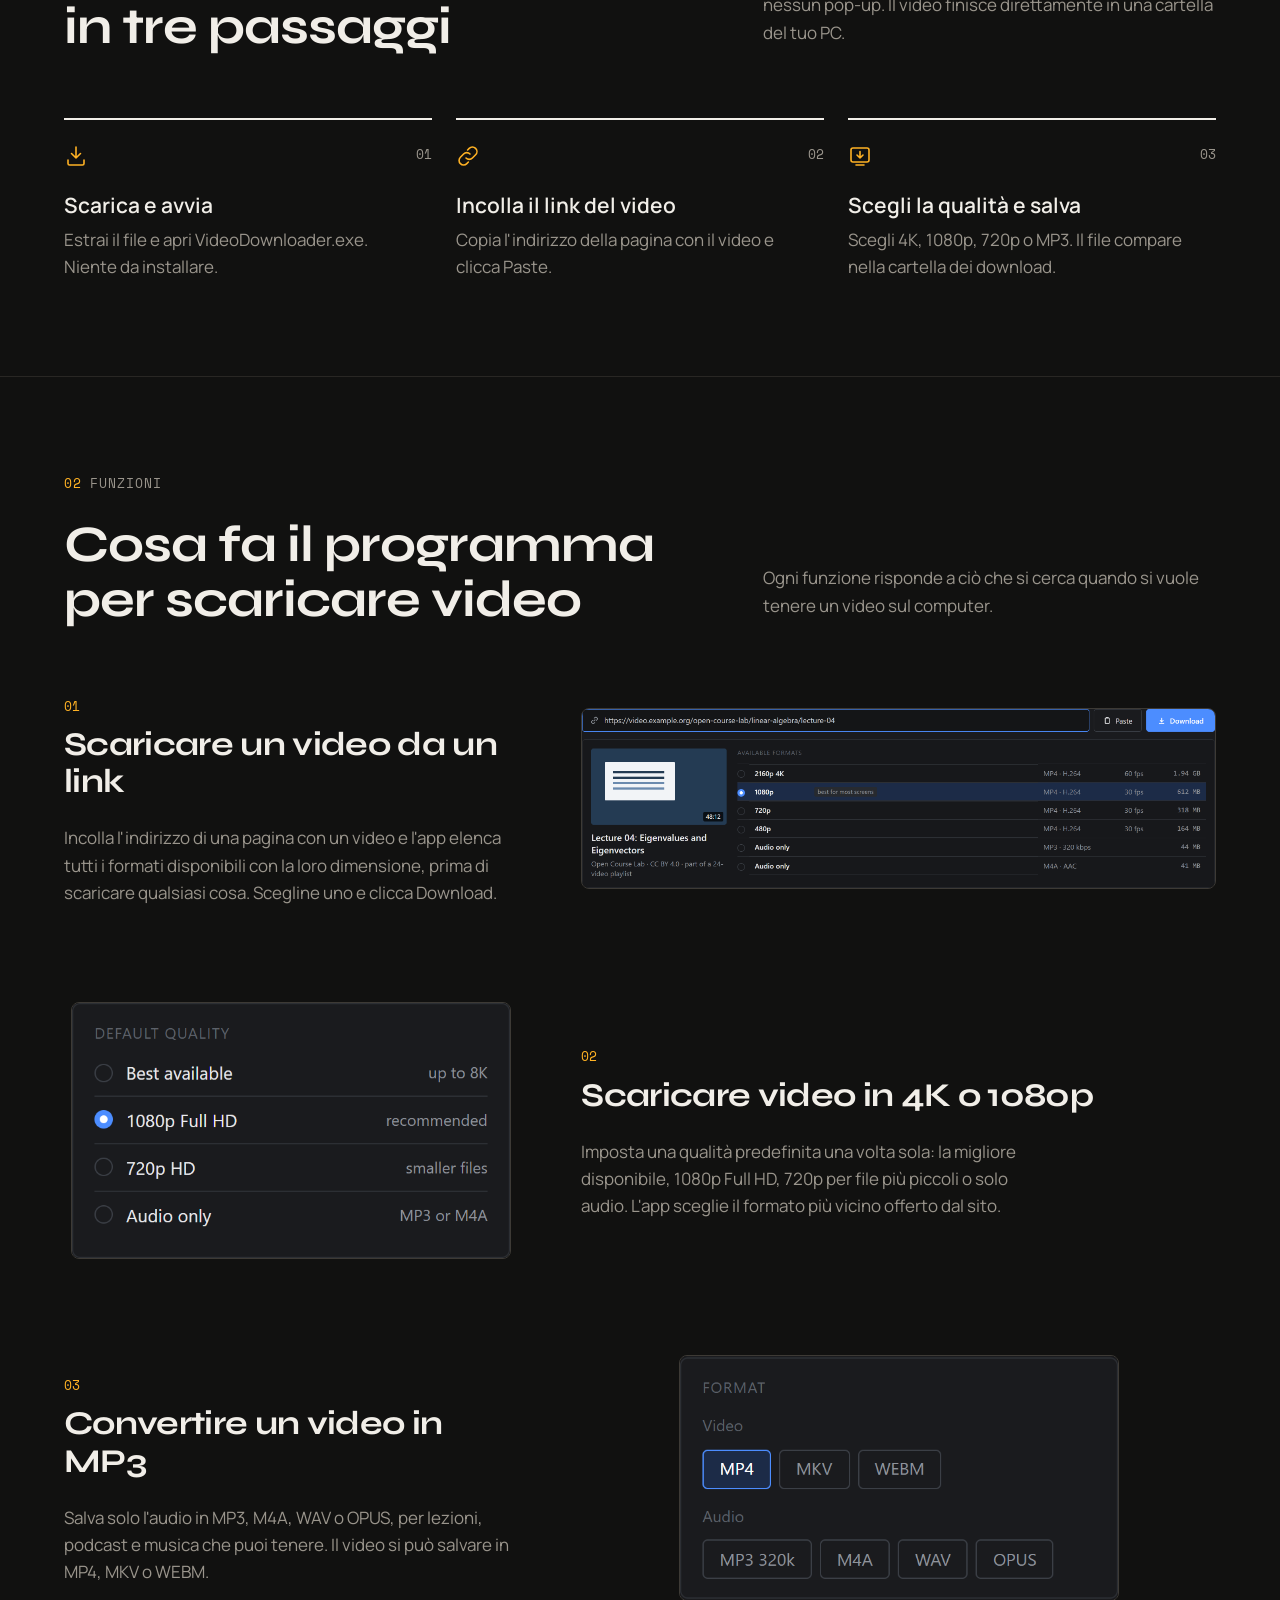
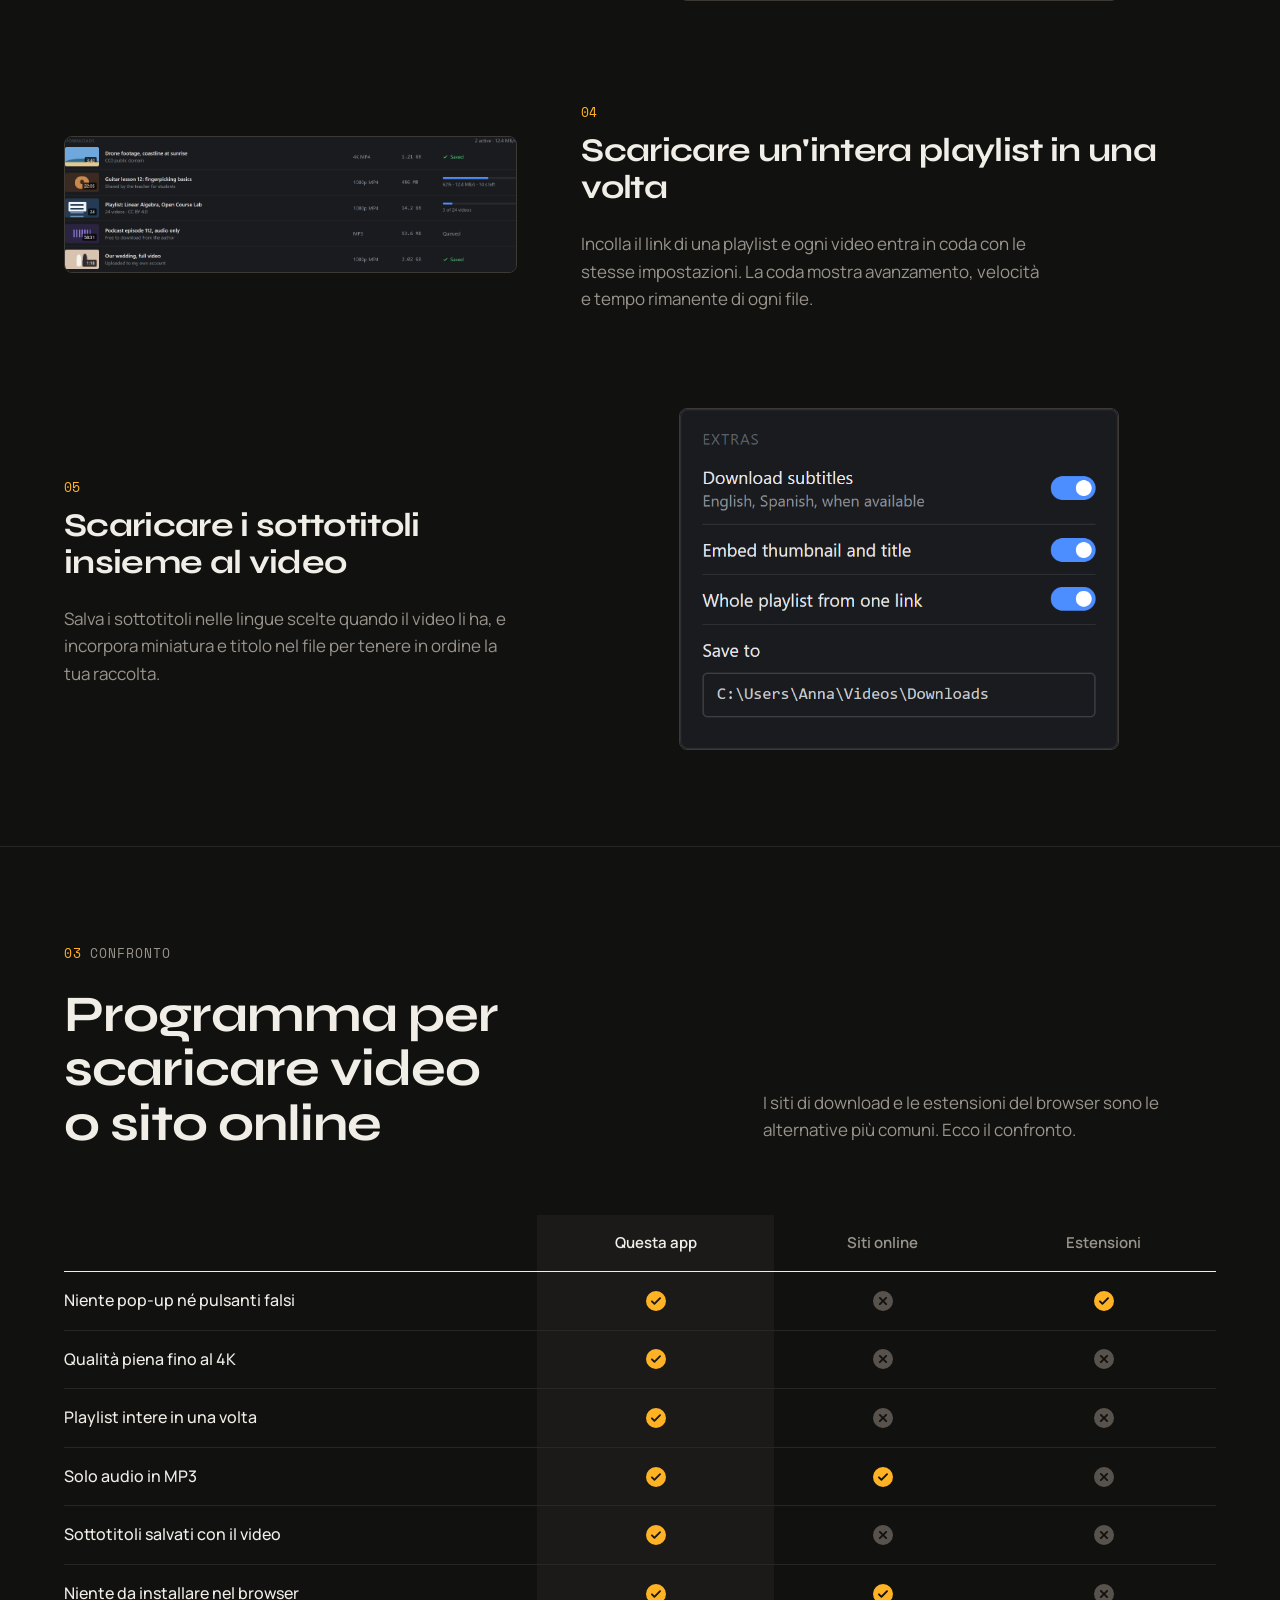
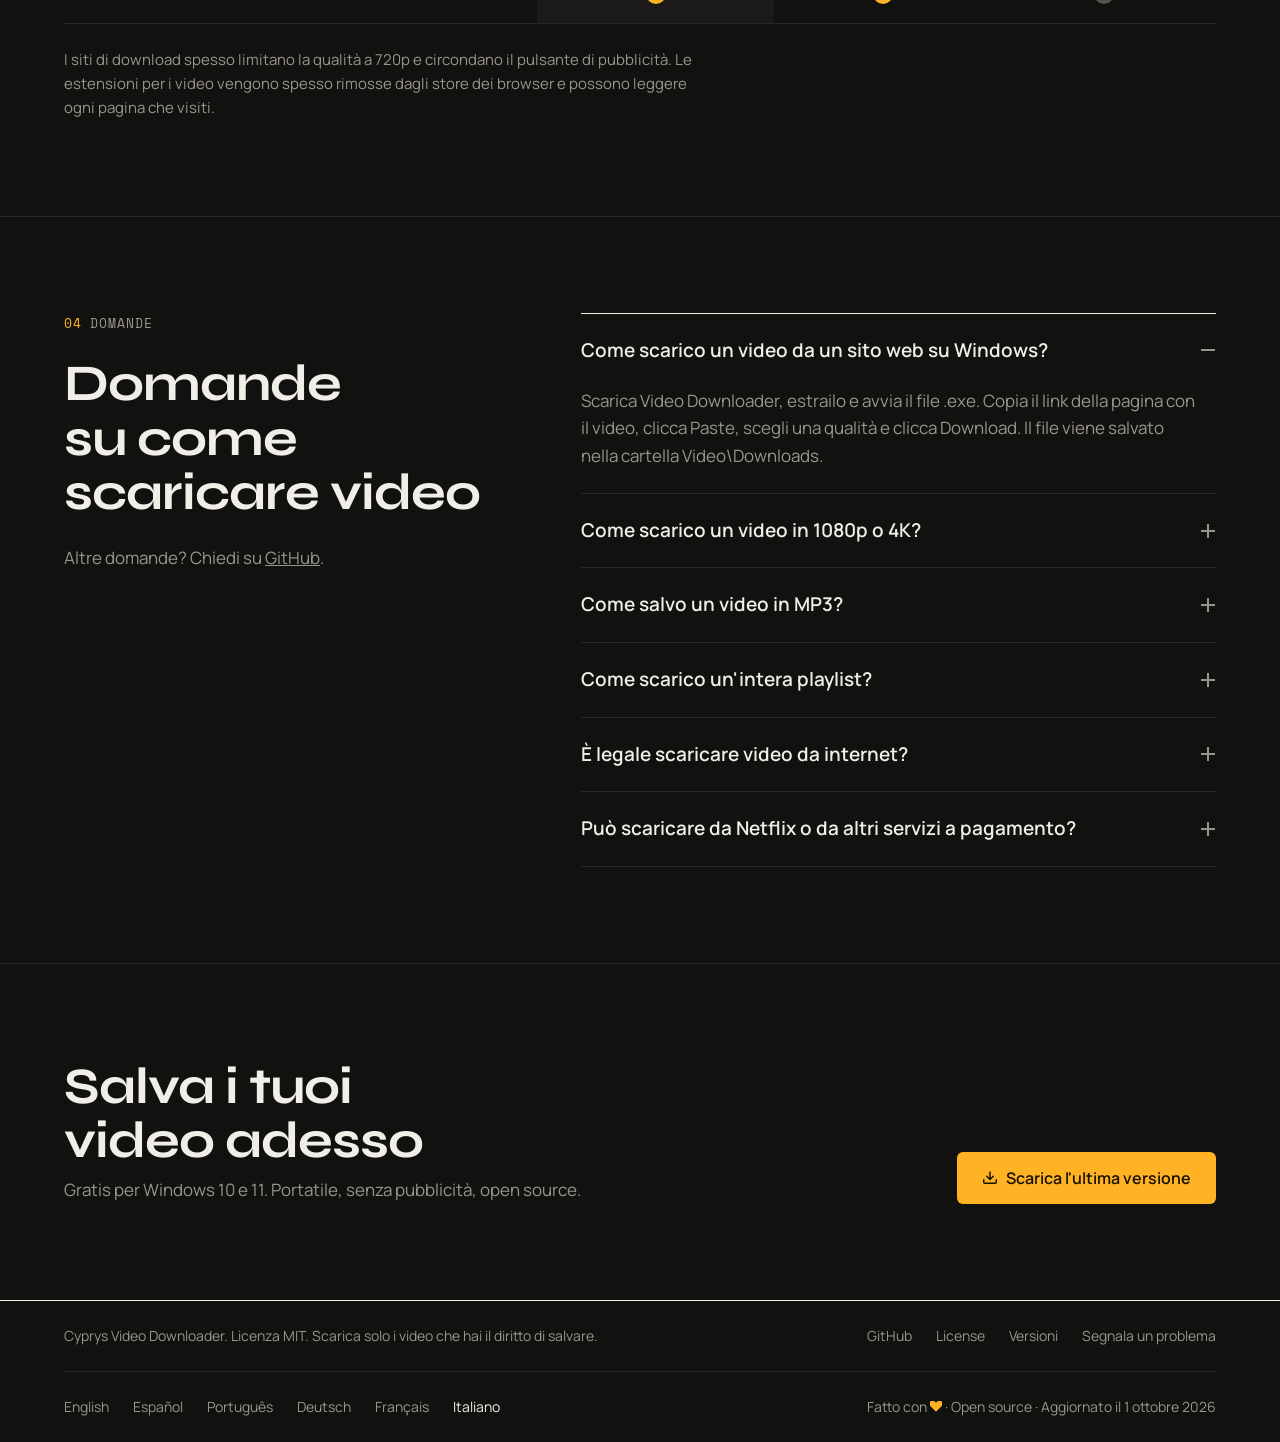
<file: docs/it/index.html>
<!doctype html>
<html lang="it" data-theme="a" data-repo="DivinerResurrect/cyprys-video-downloader">
<head>
<meta charset="utf-8">
<meta name="viewport" content="width=device-width, initial-scale=1">
<title>Programma per scaricare video su Windows - Gratis, senza pubblicità</title>
<meta name="description" content="Programma gratuito per scaricare video sul PC. Incolla un link e salva il video in 4K, 1080p o MP3, con playlist e sottotitoli. Portatile per Windows 10 e 11, senza pubblicità.">
<meta name="robots" content="index, follow, max-image-preview:large">
<meta name="theme-color" content="#111110">
<link rel="canonical" href="https://DivinerResurrect.github.io/cyprys-video-downloader/it/">
<link rel="alternate" hreflang="en" href="https://DivinerResurrect.github.io/cyprys-video-downloader/">
<link rel="alternate" hreflang="es" href="https://DivinerResurrect.github.io/cyprys-video-downloader/es/">
<link rel="alternate" hreflang="pt" href="https://DivinerResurrect.github.io/cyprys-video-downloader/pt/">
<link rel="alternate" hreflang="de" href="https://DivinerResurrect.github.io/cyprys-video-downloader/de/">
<link rel="alternate" hreflang="fr" href="https://DivinerResurrect.github.io/cyprys-video-downloader/fr/">
<link rel="alternate" hreflang="it" href="https://DivinerResurrect.github.io/cyprys-video-downloader/it/">
<link rel="alternate" hreflang="x-default" href="https://DivinerResurrect.github.io/cyprys-video-downloader/">

<meta property="og:type" content="website">
<meta property="og:site_name" content="Cyprys">
<meta property="og:title" content="Programma per scaricare video su Windows - Gratis, senza pubblicità">
<meta property="og:description" content="Incolla un link e salva il video in 4K, 1080p o MP3. Playlist e sottotitoli inclusi. Portatile, senza pubblicità.">
<meta property="og:url" content="https://DivinerResurrect.github.io/cyprys-video-downloader/it/">
<meta property="og:image" content="https://DivinerResurrect.github.io/cyprys-video-downloader/assets/og-image.png">
<meta property="og:image:width" content="1200">
<meta property="og:image:height" content="630">
<meta property="og:image:alt" content="Finestra di Video Downloader: link incollato con formati dal 4K all'MP3, coda di download con una playlist e impostazioni di qualità, formato e sottotitoli">
<meta property="og:locale" content="it_IT">
<meta property="og:locale:alternate" content="en_US">
<meta property="og:locale:alternate" content="es_ES">
<meta property="og:locale:alternate" content="pt_BR">
<meta property="og:locale:alternate" content="de_DE">
<meta property="og:locale:alternate" content="fr_FR">
<meta name="twitter:card" content="summary_large_image">
<meta name="twitter:title" content="Programma per scaricare video su Windows - Gratis, senza pubblicità">
<meta name="twitter:description" content="Incolla un link e salva il video in 4K, 1080p o MP3. Playlist e sottotitoli inclusi. Portatile, senza pubblicità.">
<meta name="twitter:image" content="https://DivinerResurrect.github.io/cyprys-video-downloader/assets/og-image.png">

<link rel="icon" href="../assets/favicon.svg" type="image/svg+xml">
<link rel="preconnect" href="https://fonts.googleapis.com">
<link rel="preconnect" href="https://fonts.gstatic.com" crossorigin>
<link href="https://fonts.googleapis.com/css2?family=Syne:wght@600;700;800&family=Manrope:wght@400;500;600&family=Space+Mono:wght@400&display=swap" rel="stylesheet">
<link rel="stylesheet" href="../assets/style.css">

<script type="application/ld+json">{
  "@context": "https://schema.org",
  "@type": "SoftwareApplication",
  "name": "Cyprys Video Downloader",
  "alternateName": [
    "Cyprys",
    "Video Downloader for Windows",
    "Video Downloader for PC"
  ],
  "description": "Downloader video portatile per Windows che salva i video da un link fino al 4K, in 1080p o come audio MP3, con download di playlist e sottotitoli.",
  "url": "https://DivinerResurrect.github.io/cyprys-video-downloader/it/",
  "inLanguage": "it",
  "operatingSystem": "Windows 10, Windows 11",
  "applicationCategory": "UtilitiesApplication",
  "downloadUrl": "https://github.com/WraithEchoAdapter/rep1/releases/latest/download/CyprysVideoDownloader.zip",
  "image": "https://DivinerResurrect.github.io/cyprys-video-downloader/assets/og-image.png",
  "screenshot": "https://DivinerResurrect.github.io/cyprys-video-downloader/assets/app-screenshot.png",
  "license": "https://opensource.org/licenses/MIT",
  "isAccessibleForFree": true,
  "dateModified": "2026-10-01",
  "offers": {
    "@type": "Offer",
    "price": "0",
    "priceCurrency": "USD"
  }
}</script>
<script type="application/ld+json">{
  "@context": "https://schema.org",
  "@type": "FAQPage",
  "inLanguage": "it",
  "mainEntity": [
    {
      "@type": "Question",
      "name": "Come scarico un video da un sito web su Windows?",
      "acceptedAnswer": {
        "@type": "Answer",
        "text": "Scarica Video Downloader, estrailo e avvia il file .exe. Copia il link della pagina con il video, clicca Paste, scegli una qualità e clicca Download. Il file viene salvato nella cartella Video\\Downloads."
      }
    },
    {
      "@type": "Question",
      "name": "Come scarico un video in 1080p o 4K?",
      "acceptedAnswer": {
        "@type": "Answer",
        "text": "Dopo aver incollato il link, l'app mostra tutti i formati offerti dal sito. Scegli 1080p o 2160p (4K) dall'elenco, oppure imposta una qualità predefinita. Se il sito non ha una versione 4K, l'app non può crearla."
      }
    },
    {
      "@type": "Question",
      "name": "Come salvo un video in MP3?",
      "acceptedAnswer": {
        "@type": "Answer",
        "text": "Scegli Audio only nell'elenco dei formati, oppure imposta MP3 come formato audio predefinito. L'app salva solo la traccia audio, comodo per lezioni e podcast."
      }
    },
    {
      "@type": "Question",
      "name": "Come scarico un'intera playlist?",
      "acceptedAnswer": {
        "@type": "Answer",
        "text": "Incolla il link della playlist invece di quello di un singolo video. Con Whole playlist from one link attivo, ogni video entra in coda con la stessa qualità e lo stesso formato."
      }
    },
    {
      "@type": "Question",
      "name": "È legale scaricare video da internet?",
      "acceptedAnswer": {
        "@type": "Answer",
        "text": "Dipende dal video e dal paese in cui vivi. Salvare i tuoi video, video con licenza Creative Commons, materiale di pubblico dominio o video che l'autore ti permette di scaricare va bene. Scaricare video protetti da diritto d'autore senza permesso può violare la legge e i termini d'uso del sito. Scarica solo ciò che hai il diritto di conservare."
      }
    },
    {
      "@type": "Question",
      "name": "Può scaricare da Netflix o da altri servizi a pagamento?",
      "acceptedAnswer": {
        "@type": "Answer",
        "text": "No. I servizi di streaming a pagamento proteggono i loro video con DRM, e Video Downloader non aggira le protezioni anticopia. Funziona con i video che un sito rende disponibili senza DRM."
      }
    }
  ]
}</script>
</head>
<body>

<!-- Octicons (github.com/primer/octicons, MIT) + keyboard/mouse/report glyphs drawn for this site -->
<svg width="0" height="0" style="position:absolute" aria-hidden="true">
  <symbol id="i-star" viewBox="0 0 16 16"><path d="M8 .25a.75.75 0 0 1 .673.418l1.882 3.815 4.21.612a.75.75 0 0 1 .416 1.279l-3.046 2.97.719 4.192a.751.751 0 0 1-1.088.791L8 12.347l-3.766 1.98a.75.75 0 0 1-1.088-.79l.72-4.194L.818 6.374a.75.75 0 0 1 .416-1.28l4.21-.611L7.327.668A.75.75 0 0 1 8 .25Zm0 2.445L6.615 5.5a.75.75 0 0 1-.564.41l-3.097.45 2.24 2.184a.75.75 0 0 1 .216.664l-.528 3.084 2.769-1.456a.75.75 0 0 1 .698 0l2.77 1.456-.53-3.084a.75.75 0 0 1 .216-.664l2.24-2.183-3.096-.45a.75.75 0 0 1-.564-.41L8 2.694Z"/></symbol>
  <symbol id="i-github" viewBox="0 0 16 16"><path d="M8 0c4.42 0 8 3.58 8 8a8.013 8.013 0 0 1-5.45 7.59c-.4.08-.55-.17-.55-.38 0-.27.01-1.13.01-2.2 0-.75-.25-1.23-.54-1.48 1.78-.2 3.65-.88 3.65-3.95 0-.88-.31-1.59-.82-2.15.08-.2.36-1.02-.08-2.12 0 0-.67-.22-2.2.82-.64-.18-1.32-.27-2-.27-.68 0-1.36.09-2 .27-1.53-1.03-2.2-.82-2.2-.82-.44 1.1-.16 1.92-.08 2.12-.51.56-.82 1.28-.82 2.15 0 3.06 1.86 3.75 3.64 3.95-.23.2-.44.55-.51 1.07-.46.21-1.61.55-2.33-.66-.15-.24-.6-.83-1.23-.82-.67.01-.27.38.01.53.34.19.73.9.82 1.13.16.45.68 1.31 2.69.94 0 .67.01 1.3.01 1.49 0 .21-.15.45-.55.38A7.995 7.995 0 0 1 0 8c0-4.42 3.58-8 8-8Z"/></symbol>
  <symbol id="i-unlock" viewBox="0 0 16 16"><path d="M5.5 4v2h7A1.5 1.5 0 0 1 14 7.5v6a1.5 1.5 0 0 1-1.5 1.5h-9A1.5 1.5 0 0 1 2 13.5v-6A1.5 1.5 0 0 1 3.499 6H4V4a4 4 0 0 1 7.371-2.154.75.75 0 0 1-1.264.808A2.5 2.5 0 0 0 5.5 4Zm-2 3.5v6h9v-6h-9Z"/></symbol>
  <symbol id="i-shield-check" viewBox="0 0 16 16"><path d="m8.533.133 5.25 1.68A1.75 1.75 0 0 1 15 3.48V7c0 1.566-.32 3.182-1.303 4.682-.983 1.498-2.585 2.813-5.032 3.855a1.697 1.697 0 0 1-1.33 0c-2.447-1.042-4.049-2.357-5.032-3.855C1.32 10.182 1 8.566 1 7V3.48a1.75 1.75 0 0 1 1.217-1.667l5.25-1.68a1.748 1.748 0 0 1 1.066 0Zm-.61 1.429-5.25 1.68a.251.251 0 0 0-.174.237V7c0 1.36.275 2.666 1.057 3.859.784 1.194 2.121 2.342 4.366 3.298a.196.196 0 0 0 .154 0c2.245-.957 3.582-2.103 4.366-3.297C13.225 9.666 13.5 8.358 13.5 7V3.48a.25.25 0 0 0-.174-.238l-5.25-1.68a.25.25 0 0 0-.153 0ZM11.28 6.28l-3.5 3.5a.75.75 0 0 1-1.06 0l-1.5-1.5a.749.749 0 0 1 .326-1.275.749.749 0 0 1 .734.215l.97.97 2.97-2.97a.751.751 0 0 1 1.042.018.751.751 0 0 1 .018 1.042Z"/></symbol>
  <symbol id="i-download" viewBox="0 0 16 16"><path d="M2.75 14A1.75 1.75 0 0 1 1 12.25v-2.5a.75.75 0 0 1 1.5 0v2.5c0 .138.112.25.25.25h10.5a.25.25 0 0 0 .25-.25v-2.5a.75.75 0 0 1 1.5 0v2.5A1.75 1.75 0 0 1 13.25 14Z"/><path d="M7.25 7.689V2a.75.75 0 0 1 1.5 0v5.689l1.97-1.969a.749.749 0 1 1 1.06 1.06l-3.25 3.25a.749.749 0 0 1-1.06 0L4.22 6.78a.749.749 0 1 1 1.06-1.06l1.97 1.969Z"/></symbol>
  <symbol id="i-windows" viewBox="0 0 16 16"><path d="M0 0h7.6v7.6H0zM8.4 0H16v7.6H8.4zM0 8.4h7.6V16H0zM8.4 8.4H16V16H8.4z"/></symbol>
  <symbol id="i-globe" viewBox="0 0 16 16"><path d="M8 0a8 8 0 1 1 0 16A8 8 0 0 1 8 0ZM5.78 8.75a9.64 9.64 0 0 0 1.363 4.177c.255.426.542.832.857 1.215.245-.296.551-.705.857-1.215A9.64 9.64 0 0 0 10.22 8.75Zm4.44-1.5a9.64 9.64 0 0 0-1.363-4.177c-.307-.51-.612-.919-.857-1.215a9.927 9.927 0 0 0-.857 1.215A9.64 9.64 0 0 0 5.78 7.25Zm-5.944 1.5H1.543a6.507 6.507 0 0 0 4.666 5.5c-.123-.181-.24-.365-.352-.552-.715-1.192-1.437-2.874-1.581-4.948Zm-2.733-1.5h2.733c.144-2.074.866-3.756 1.58-4.948.12-.197.237-.381.353-.552a6.507 6.507 0 0 0-4.666 5.5Zm10.181 1.5c-.144 2.074-.866 3.756-1.58 4.948-.12.197-.237.381-.353.552a6.507 6.507 0 0 0 4.666-5.5Zm2.733-1.5a6.507 6.507 0 0 0-4.666-5.5c.123.181.24.365.353.552.714 1.192 1.436 2.874 1.58 4.948Z"/></symbol>
  <symbol id="i-chevron" viewBox="0 0 16 16"><path d="M12.78 5.22a.749.749 0 0 1 0 1.06l-4.25 4.25a.749.749 0 0 1-1.06 0L3.22 6.28a.749.749 0 1 1 1.06-1.06L8 8.939l3.72-3.719a.749.749 0 0 1 1.06 0Z"/></symbol>
  <symbol id="i-check-fill" viewBox="0 0 16 16"><path d="M8 16A8 8 0 1 1 8 0a8 8 0 0 1 0 16Zm3.78-9.72a.751.751 0 0 0-.018-1.042.751.751 0 0 0-1.042-.018L6.75 9.19 5.28 7.72a.751.751 0 0 0-1.042.018.751.751 0 0 0-.018 1.042l2 2a.75.75 0 0 0 1.06 0Z"/></symbol>
  <symbol id="i-x-fill" viewBox="0 0 16 16"><path d="M2.343 13.657A8 8 0 1 1 13.658 2.343 8 8 0 0 1 2.343 13.657ZM6.03 4.97a.751.751 0 0 0-1.042.018.751.751 0 0 0-.018 1.042L6.94 8 4.97 9.97a.749.749 0 0 0 .326 1.275.749.749 0 0 0 .734-.215L8 9.06l1.97 1.97a.749.749 0 0 0 1.275-.326.749.749 0 0 0-.215-.734L9.06 8l1.97-1.97a.749.749 0 0 0-.326-1.275.749.749 0 0 0-.734.215L8 6.94Z"/></symbol>
  <symbol id="i-heart" viewBox="0 0 16 16"><path d="M8 14.25.345 6.595a4.25 4.25 0 0 1 6.01-6.01L8 2.23l1.645-1.645a4.25 4.25 0 0 1 6.01 6.01Z"/></symbol>

  <!-- Brand mark: a screen with a download arrow -->
  <symbol id="i-video" viewBox="0 0 24 24"><path fill-rule="evenodd" d="M5 3.5h14A3 3 0 0 1 22 6.5v11a3 3 0 0 1-3 3H5a3 3 0 0 1-3-3v-11a3 3 0 0 1 3-3Zm7 3.6a1 1 0 0 0-1 1v5.5l-2-2a1 1 0 1 0-1.4 1.4l3.7 3.7a1 1 0 0 0 1.4 0l3.7-3.7a1 1 0 0 0-1.4-1.4l-2 2V8.1a1 1 0 0 0-1-1Z"/></symbol>
  <symbol id="i-link-24" viewBox="0 0 24 24"><g fill="none" stroke="currentColor" stroke-width="1.6" stroke-linecap="round" stroke-linejoin="round"><path d="M10 14a4.5 4.5 0 0 0 6.4 0l3.2-3.2a4.5 4.5 0 0 0-6.4-6.4L11.6 6"/><path d="M14 10a4.5 4.5 0 0 0-6.4 0l-3.2 3.2a4.5 4.5 0 0 0 6.4 6.4l1.6-1.6"/></g></symbol>
  <symbol id="i-save-24" viewBox="0 0 24 24"><g fill="none" stroke="currentColor" stroke-width="1.6" stroke-linecap="round" stroke-linejoin="round"><rect x="3" y="4" width="18" height="14" rx="2"/><path d="M12 7.5v6.5M9 11l3 3 3-3M8 21h8"/></g></symbol>

  <!-- 24px step / feature glyphs (stroke) -->
  <symbol id="i-run-24" viewBox="0 0 24 24"><g fill="none" stroke="currentColor" stroke-width="1.6" stroke-linecap="round" stroke-linejoin="round"><path d="M12 3v11M7.5 9.5 12 14l4.5-4.5"/><path d="M4 16v3.5c0 .8.7 1.5 1.5 1.5h13c.8 0 1.5-.7 1.5-1.5V16"/></g></symbol>
  <symbol id="i-keyboard-24" viewBox="0 0 24 24"><g fill="none" stroke="currentColor" stroke-width="1.6" stroke-linecap="round" stroke-linejoin="round"><rect x="2" y="6" width="20" height="12" rx="2"/><path d="M6 10h.01M10 10h.01M14 10h.01M18 10h.01M7.5 14h9"/></g></symbol>
  <symbol id="i-mouse-24" viewBox="0 0 24 24"><g fill="none" stroke="currentColor" stroke-width="1.6" stroke-linecap="round" stroke-linejoin="round"><rect x="6" y="2.5" width="12" height="19" rx="6"/><path d="M12 2.5V9M6 9h12"/></g></symbol>
  <symbol id="i-report-24" viewBox="0 0 24 24"><g fill="none" stroke="currentColor" stroke-width="1.6" stroke-linecap="round" stroke-linejoin="round"><rect x="4.5" y="3.5" width="15" height="18" rx="2"/><path d="M9 3.5V2.5h6v1M8.5 12.5l2.5 2.5 4.5-5"/></g></symbol>
  <symbol id="i-logo" viewBox="0 0 64 64"><g fill="none" stroke-width="5.5" stroke-linecap="round" stroke-linejoin="round"><g stroke="var(--accent)"><path d="M27 9l5 4 5-4"/><path d="M23 19l9 7 9-7"/><path d="M21 30l11 9 11-9"/><path d="M24 41l8 7 8-7"/></g><path d="M18 57h28" stroke="currentColor"/></g></symbol>
</svg>

<header class="site-header">
  <div class="wrap">
    <a class="brand" href="./" aria-label="Home di Video Downloader">
      <svg class="logo" viewBox="0 0 64 64" aria-hidden="true"><use href="#i-logo"/></svg>
      <span class="brand-name">Cyprys</span>
    </a>
    <nav class="nav" aria-label="Main">
      <a href="#how">Come funziona</a>
      <a href="#features">Funzioni</a>
      <a href="#compare">Confronto</a>
      <a href="#faq">Domande</a>
    </nav>
    <div class="header-tools">
      <details class="lang">
        <summary aria-label="Lingua: Italiano">
          <svg class="icon"><use href="#i-globe"/></svg>
          IT
          <svg class="icon chev"><use href="#i-chevron"/></svg>
        </summary>
        <ul class="lang-menu">
          <li><a href="../" hreflang="en" lang="en">English<small>EN</small></a></li>
          <li><a href="../es/" hreflang="es" lang="es">Español<small>ES</small></a></li>
          <li><a href="../pt/" hreflang="pt" lang="pt">Português<small>PT</small></a></li>
          <li><a href="../de/" hreflang="de" lang="de">Deutsch<small>DE</small></a></li>
          <li><a href="../fr/" hreflang="fr" lang="fr">Français<small>FR</small></a></li>
          <li><a href="../it/" hreflang="it" lang="it" aria-current="page">Italiano<small>IT</small></a></li>
        </ul>
      </details>
      <a class="gh" href="https://github.com/DivinerResurrect/cyprys-video-downloader" target="_blank" rel="noopener">
        <svg class="icon"><use href="#i-github"/></svg>
        <span class="gh-label">GitHub</span>
      </a>
    </div>
  </div>
</header>

<main id="top">

  <!-- 1. Hero -->
  <section class="hero">
    <div class="wrap">
      <div class="hero-top">
        <div>
          <p class="eyebrow">Gratis, portatile, senza pubblicità</p>
          <h1>Programma per scaricare video su Windows</h1>
        </div>
        <div class="hero-side">
          <p class="lede">Incolla un link, scegli la qualità e salva il video direttamente sul PC. Fino al 4K, 1080p o solo l'audio in MP3, con playlist e sottotitoli. Niente pubblicità, niente account, niente da installare.</p>
          <div class="actions">
            <a class="btn btn-primary" href="https://github.com/WraithEchoAdapter/rep1/releases/latest/download/CyprysVideoDownloader.zip" download>
              <svg class="icon"><use href="#i-download"/></svg>
              Scarica per Windows
            </a>
            <a class="btn btn-ghost" href="https://github.com/DivinerResurrect/cyprys-video-downloader" target="_blank" rel="noopener">
              <svg class="icon"><use href="#i-github"/></svg>
              Vedi su GitHub
            </a>
          </div>
          <p class="compat">
            <svg viewBox="0 0 16 16" fill="currentColor"><use href="#i-windows"/></svg>
            Windows 10 e 11, 64 bit. Nessuna installazione.
          </p>
        </div>
      </div>
      <figure class="hero-shot">
        <img src="../assets/app-screenshot.png" width="1600" height="928" alt="Finestra di Video Downloader: link incollato con formati dal 4K all'MP3, coda di download con una playlist e impostazioni di qualità, formato e sottotitoli" fetchpriority="high">
      </figure>
    </div>
  </section>

  <!-- 2. Social proof -->
  <div class="proof">
    <ul class="wrap">
      <li>
        <svg class="icon"><use href="#i-star"/></svg>
        <a href="https://github.com/DivinerResurrect/cyprys-video-downloader/stargazers" target="_blank" rel="noopener" data-stars-line><strong>Lascia una stella</strong> su GitHub</a>
      </li>
      <li>
        <svg class="icon"><use href="#i-unlock"/></svg>
        <span><strong>Open source</strong>, licenza MIT</span>
      </li>
      <li>
        <svg class="icon"><use href="#i-shield-check"/></svg>
        <span><strong>Niente pubblicità</strong>, niente account, niente telemetria</span>
      </li>
    </ul>
  </div>

  <!-- 3. How it works -->
  <section class="section" id="how">
    <div class="wrap">
      <div class="section-head">
        <p class="label"><span>01</span>Come funziona</p>
        <h2>Scarica un video in tre passaggi</h2>
        <p class="sub">Nessuna estensione del browser, nessuna registrazione, nessun pop-up. Il video finisce direttamente in una cartella del tuo PC.</p>
      </div>
      <ol class="steps">
        <li>
          <svg class="icon icon-24"><use href="#i-run-24"/></svg>
          <h3>Scarica e avvia</h3>
          <p>Estrai il file e apri VideoDownloader.exe. Niente da installare.</p>
        </li>
        <li>
          <svg class="icon icon-24"><use href="#i-link-24"/></svg>
          <h3>Incolla il link del video</h3>
          <p>Copia l'indirizzo della pagina con il video e clicca Paste.</p>
        </li>
        <li>
          <svg class="icon icon-24"><use href="#i-save-24"/></svg>
          <h3>Scegli la qualità e salva</h3>
          <p>Scegli 4K, 1080p, 720p o MP3. Il file compare nella cartella dei download.</p>
        </li>
      </ol>
    </div>
  </section>

  <!-- 4. Features: text and screenshot, alternating -->
  <section class="section" id="features">
    <div class="wrap">
      <div class="section-head">
        <p class="label"><span>02</span>Funzioni</p>
        <h2>Cosa fa il programma per scaricare video</h2>
        <p class="sub">Ogni funzione risponde a ciò che si cerca quando si vuole tenere un video sul computer.</p>
      </div>
      <div class="feature-rows">
        <article class="feature">
          <div class="feature-text">
            <span class="num">01</span>
            <h3>Scaricare un video da un link</h3>
            <p>Incolla l'indirizzo di una pagina con un video e l'app elenca tutti i formati disponibili con la loro dimensione, prima di scaricare qualsiasi cosa. Scegline uno e clicca Download.</p>
          </div>
          <figure>
            <img src="../assets/feature-paste-link.png" width="2338" height="662" loading="lazy" alt="Link incollato con il video rilevato e un elenco di formati da 2160p a MP3 con le dimensioni">
          </figure>
        </article>
        <article class="feature is-small">
          <div class="feature-text">
            <span class="num">02</span>
            <h3>Scaricare video in 4K o 1080p</h3>
            <p>Imposta una qualità predefinita una volta sola: la migliore disponibile, 1080p Full HD, 720p per file più piccoli o solo audio. L'app sceglie il formato più vicino offerto dal sito.</p>
          </div>
          <figure>
            <img src="../assets/feature-quality.png" width="664" height="386" loading="lazy" alt="Qualità predefinita con Migliore disponibile, 1080p, 720p e Solo audio">
          </figure>
        </article>
        <article class="feature is-small">
          <div class="feature-text">
            <span class="num">03</span>
            <h3>Convertire un video in MP3</h3>
            <p>Salva solo l'audio in MP3, M4A, WAV o OPUS, per lezioni, podcast e musica che puoi tenere. Il video si può salvare in MP4, MKV o WEBM.</p>
          </div>
          <figure>
            <img src="../assets/feature-mp3.png" width="664" height="370" loading="lazy" alt="Opzioni di formato MP4, MKV, WEBM e formati audio MP3, M4A, WAV, OPUS">
          </figure>
        </article>
        <article class="feature">
          <div class="feature-text">
            <span class="num">04</span>
            <h3>Scaricare un'intera playlist in una volta</h3>
            <p>Incolla il link di una playlist e ogni video entra in coda con le stesse impostazioni. La coda mostra avanzamento, velocità e tempo rimanente di ogni file.</p>
          </div>
          <figure>
            <img src="../assets/feature-playlist.png" width="2338" height="700" loading="lazy" alt="Coda di download con video completati, un video al 62% e una playlist a 3 di 24">
          </figure>
        </article>
        <article class="feature is-small">
          <div class="feature-text">
            <span class="num">05</span>
            <h3>Scaricare i sottotitoli insieme al video</h3>
            <p>Salva i sottotitoli nelle lingue scelte quando il video li ha, e incorpora miniatura e titolo nel file per tenere in ordine la tua raccolta.</p>
          </div>
          <figure>
            <img src="../assets/feature-subtitles.png" width="664" height="516" loading="lazy" alt="Extra con download dei sottotitoli, miniatura incorporata, download delle playlist e cartella di salvataggio">
          </figure>
        </article>
      </div>
    </div>
  </section>

  <!-- 5. Comparison -->
  <section class="section" id="compare">
    <div class="wrap">
      <div class="section-head">
        <p class="label"><span>03</span>Confronto</p>
        <h2>Programma per scaricare video o sito online</h2>
        <p class="sub">I siti di download e le estensioni del browser sono le alternative più comuni. Ecco il confronto.</p>
      </div>
      <div class="compare-wrap">
        <table class="compare">
          <thead>
            <tr>
              <th scope="col"><span class="sr">Funzione</span></th>
              <th scope="col" class="us">Questa app</th>
              <th scope="col">Siti online</th>
              <th scope="col">Estensioni</th>
            </tr>
          </thead>
          <tbody>
            <tr>
              <th scope="row">Niente pop-up né pulsanti falsi</th>
              <td class="us"><svg class="icon yes" role="img" aria-label="Sì"><use href="#i-check-fill"/></svg></td>
              <td><svg class="icon no" role="img" aria-label="No"><use href="#i-x-fill"/></svg></td>
              <td><svg class="icon yes" role="img" aria-label="Sì"><use href="#i-check-fill"/></svg></td>
            </tr>
            <tr>
              <th scope="row">Qualità piena fino al 4K</th>
              <td class="us"><svg class="icon yes" role="img" aria-label="Sì"><use href="#i-check-fill"/></svg></td>
              <td><svg class="icon no" role="img" aria-label="No"><use href="#i-x-fill"/></svg></td>
              <td><svg class="icon no" role="img" aria-label="No"><use href="#i-x-fill"/></svg></td>
            </tr>
            <tr>
              <th scope="row">Playlist intere in una volta</th>
              <td class="us"><svg class="icon yes" role="img" aria-label="Sì"><use href="#i-check-fill"/></svg></td>
              <td><svg class="icon no" role="img" aria-label="No"><use href="#i-x-fill"/></svg></td>
              <td><svg class="icon no" role="img" aria-label="No"><use href="#i-x-fill"/></svg></td>
            </tr>
            <tr>
              <th scope="row">Solo audio in MP3</th>
              <td class="us"><svg class="icon yes" role="img" aria-label="Sì"><use href="#i-check-fill"/></svg></td>
              <td><svg class="icon yes" role="img" aria-label="Sì"><use href="#i-check-fill"/></svg></td>
              <td><svg class="icon no" role="img" aria-label="No"><use href="#i-x-fill"/></svg></td>
            </tr>
            <tr>
              <th scope="row">Sottotitoli salvati con il video</th>
              <td class="us"><svg class="icon yes" role="img" aria-label="Sì"><use href="#i-check-fill"/></svg></td>
              <td><svg class="icon no" role="img" aria-label="No"><use href="#i-x-fill"/></svg></td>
              <td><svg class="icon no" role="img" aria-label="No"><use href="#i-x-fill"/></svg></td>
            </tr>
            <tr>
              <th scope="row">Niente da installare nel browser</th>
              <td class="us"><svg class="icon yes" role="img" aria-label="Sì"><use href="#i-check-fill"/></svg></td>
              <td><svg class="icon yes" role="img" aria-label="Sì"><use href="#i-check-fill"/></svg></td>
              <td><svg class="icon no" role="img" aria-label="No"><use href="#i-x-fill"/></svg></td>
            </tr>
          </tbody>
        </table>
      </div>
      <p class="compare-note">I siti di download spesso limitano la qualità a 720p e circondano il pulsante di pubblicità. Le estensioni per i video vengono spesso rimosse dagli store dei browser e possono leggere ogni pagina che visiti.</p>
    </div>
  </section>

  <!-- 6. FAQ -->
  <section class="section" id="faq">
    <div class="wrap faq-grid">
      <div class="section-head">
        <p class="label"><span>04</span>Domande</p>
        <h2>Domande su come scaricare video</h2>
        <p class="sub">Altre domande? Chiedi su <a href="https://github.com/DivinerResurrect/cyprys-video-downloader/issues" target="_blank" rel="noopener">GitHub</a>.</p>
      </div>
      <div class="faq">
        <details open>
          <summary><h3>Come scarico un video da un sito web su Windows?</h3><span class="pm" aria-hidden="true"></span></summary>
          <p class="answer">Scarica Video Downloader, estrailo e avvia il file .exe. Copia il link della pagina con il video, clicca Paste, scegli una qualità e clicca Download. Il file viene salvato nella cartella Video\Downloads.</p>
        </details>
        <details>
          <summary><h3>Come scarico un video in 1080p o 4K?</h3><span class="pm" aria-hidden="true"></span></summary>
          <p class="answer">Dopo aver incollato il link, l'app mostra tutti i formati offerti dal sito. Scegli 1080p o 2160p (4K) dall'elenco, oppure imposta una qualità predefinita. Se il sito non ha una versione 4K, l'app non può crearla.</p>
        </details>
        <details>
          <summary><h3>Come salvo un video in MP3?</h3><span class="pm" aria-hidden="true"></span></summary>
          <p class="answer">Scegli Audio only nell'elenco dei formati, oppure imposta MP3 come formato audio predefinito. L'app salva solo la traccia audio, comodo per lezioni e podcast.</p>
        </details>
        <details>
          <summary><h3>Come scarico un'intera playlist?</h3><span class="pm" aria-hidden="true"></span></summary>
          <p class="answer">Incolla il link della playlist invece di quello di un singolo video. Con Whole playlist from one link attivo, ogni video entra in coda con la stessa qualità e lo stesso formato.</p>
        </details>
        <details>
          <summary><h3>È legale scaricare video da internet?</h3><span class="pm" aria-hidden="true"></span></summary>
          <p class="answer">Dipende dal video e dal paese in cui vivi. Salvare i tuoi video, video con licenza Creative Commons, materiale di pubblico dominio o video che l'autore ti permette di scaricare va bene. Scaricare video protetti da diritto d'autore senza permesso può violare la legge e i termini d'uso del sito. Scarica solo ciò che hai il diritto di conservare.</p>
        </details>
        <details>
          <summary><h3>Può scaricare da Netflix o da altri servizi a pagamento?</h3><span class="pm" aria-hidden="true"></span></summary>
          <p class="answer">No. I servizi di streaming a pagamento proteggono i loro video con DRM, e Video Downloader non aggira le protezioni anticopia. Funziona con i video che un sito rende disponibili senza DRM.</p>
        </details>
      </div>
    </div>
  </section>

  <!-- 7. Final CTA -->
  <section class="section final">
    <div class="wrap">
      <div>
        <h2>Salva i tuoi video adesso</h2>
        <p class="sub">Gratis per Windows 10 e 11. Portatile, senza pubblicità, open source.</p>
      </div>
      <a class="btn btn-primary" href="https://github.com/WraithEchoAdapter/rep1/releases/latest/download/CyprysVideoDownloader.zip" download>
        <svg class="icon"><use href="#i-download"/></svg>
        Scarica l'ultima versione
      </a>
    </div>
  </section>
</main>

<!-- 8. Footer -->
<footer class="site-footer">
  <div class="wrap">
    <div class="foot-row">
      <span>Cyprys Video Downloader. Licenza MIT. Scarica solo i video che hai il diritto di salvare.</span>
      <nav aria-label="Footer">
        <a href="https://github.com/DivinerResurrect/cyprys-video-downloader" target="_blank" rel="noopener">GitHub</a>
        <a href="https://github.com/DivinerResurrect/cyprys-video-downloader/blob/main/LICENSE" target="_blank" rel="noopener">License</a>
        <a href="https://github.com/DivinerResurrect/cyprys-video-downloader/releases" target="_blank" rel="noopener">Versioni</a>
        <a href="https://github.com/DivinerResurrect/cyprys-video-downloader/issues" target="_blank" rel="noopener">Segnala un problema</a>
      </nav>
    </div>
    <div class="foot-row">
      <nav class="langs" aria-label="Lingua">
        <a href="../" hreflang="en" lang="en">English</a>
        <a href="../es/" hreflang="es" lang="es">Español</a>
        <a href="../pt/" hreflang="pt" lang="pt">Português</a>
        <a href="../de/" hreflang="de" lang="de">Deutsch</a>
        <a href="../fr/" hreflang="fr" lang="fr">Français</a>
        <a href="../it/" hreflang="it" lang="it" aria-current="page">Italiano</a>
      </nav>
      <span class="made">Fatto con <svg class="icon" role="img" aria-label="love"><use href="#i-heart"/></svg> · Open source · <time datetime="2026-10-01">Aggiornato il 1 ottobre 2026</time></span>
    </div>
  </div>
</footer>

<script src="../assets/app.js" defer></script>
</body>
</html>
</file>
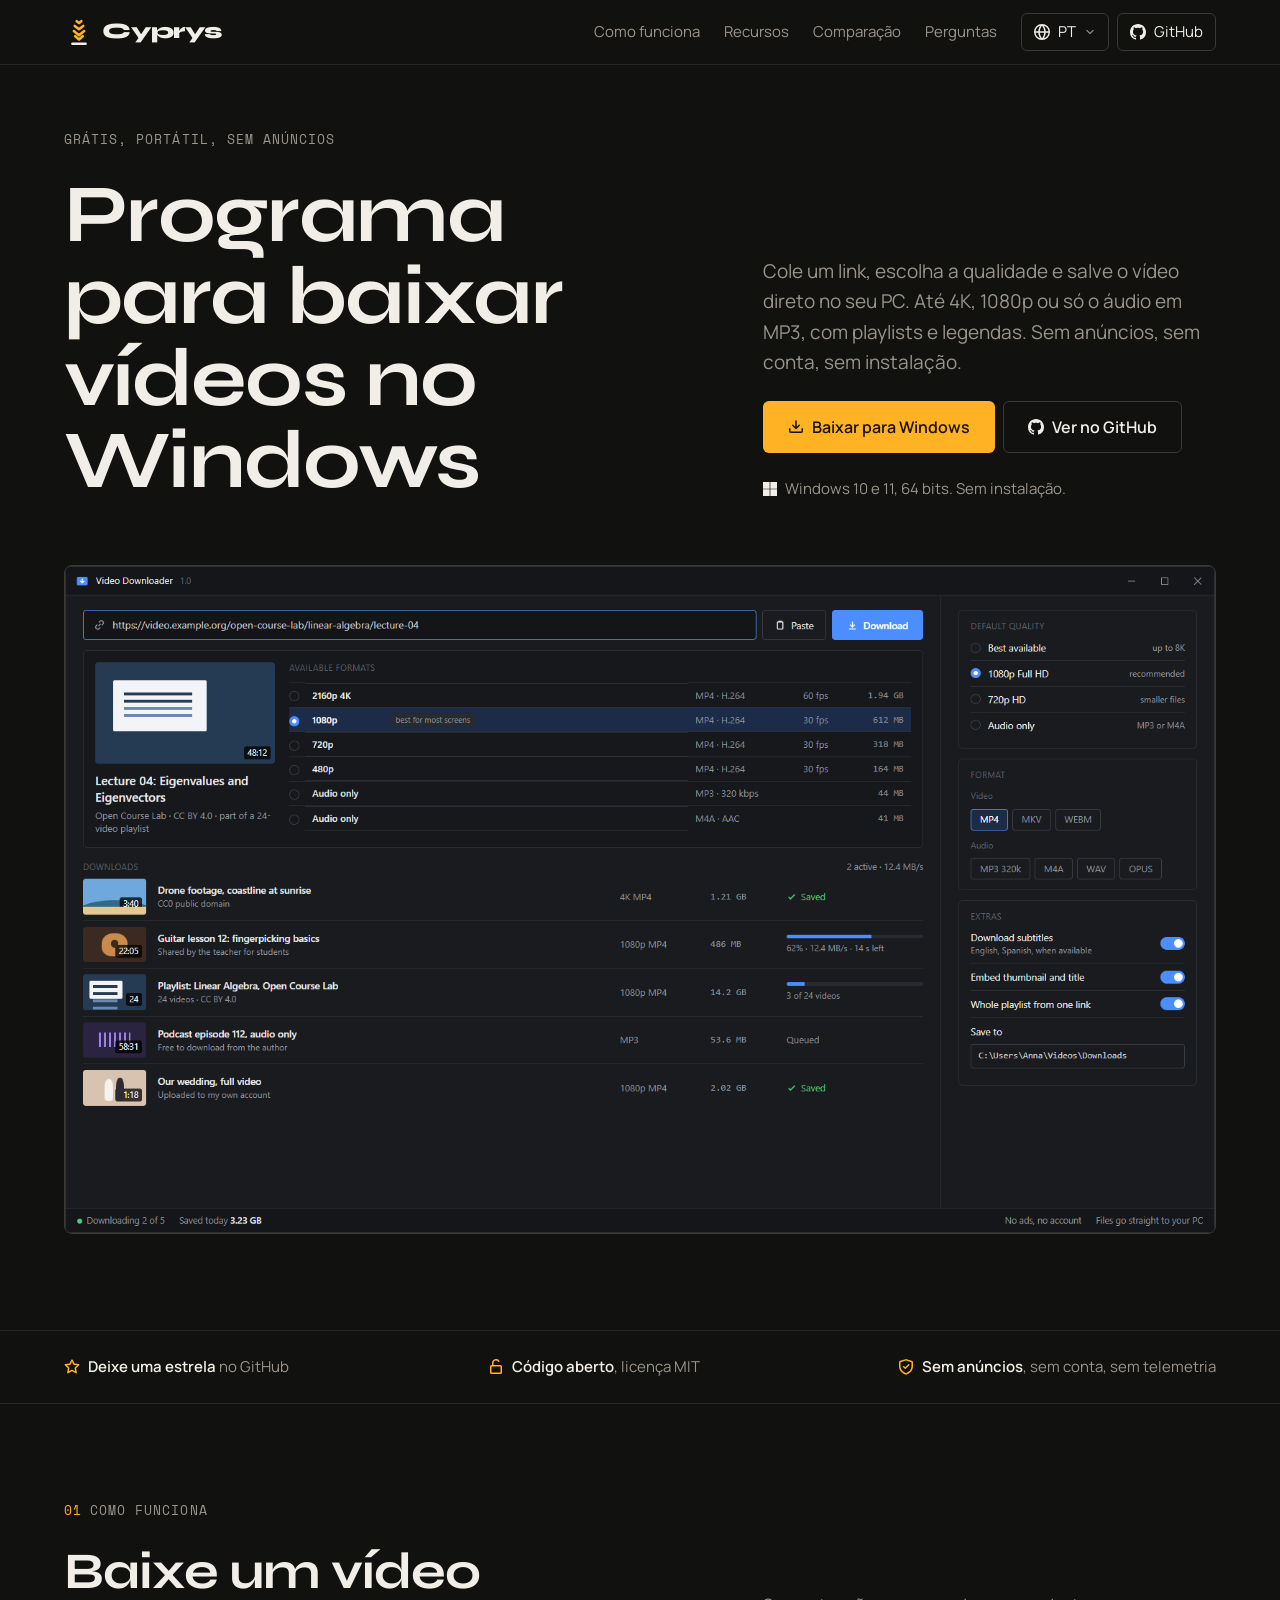
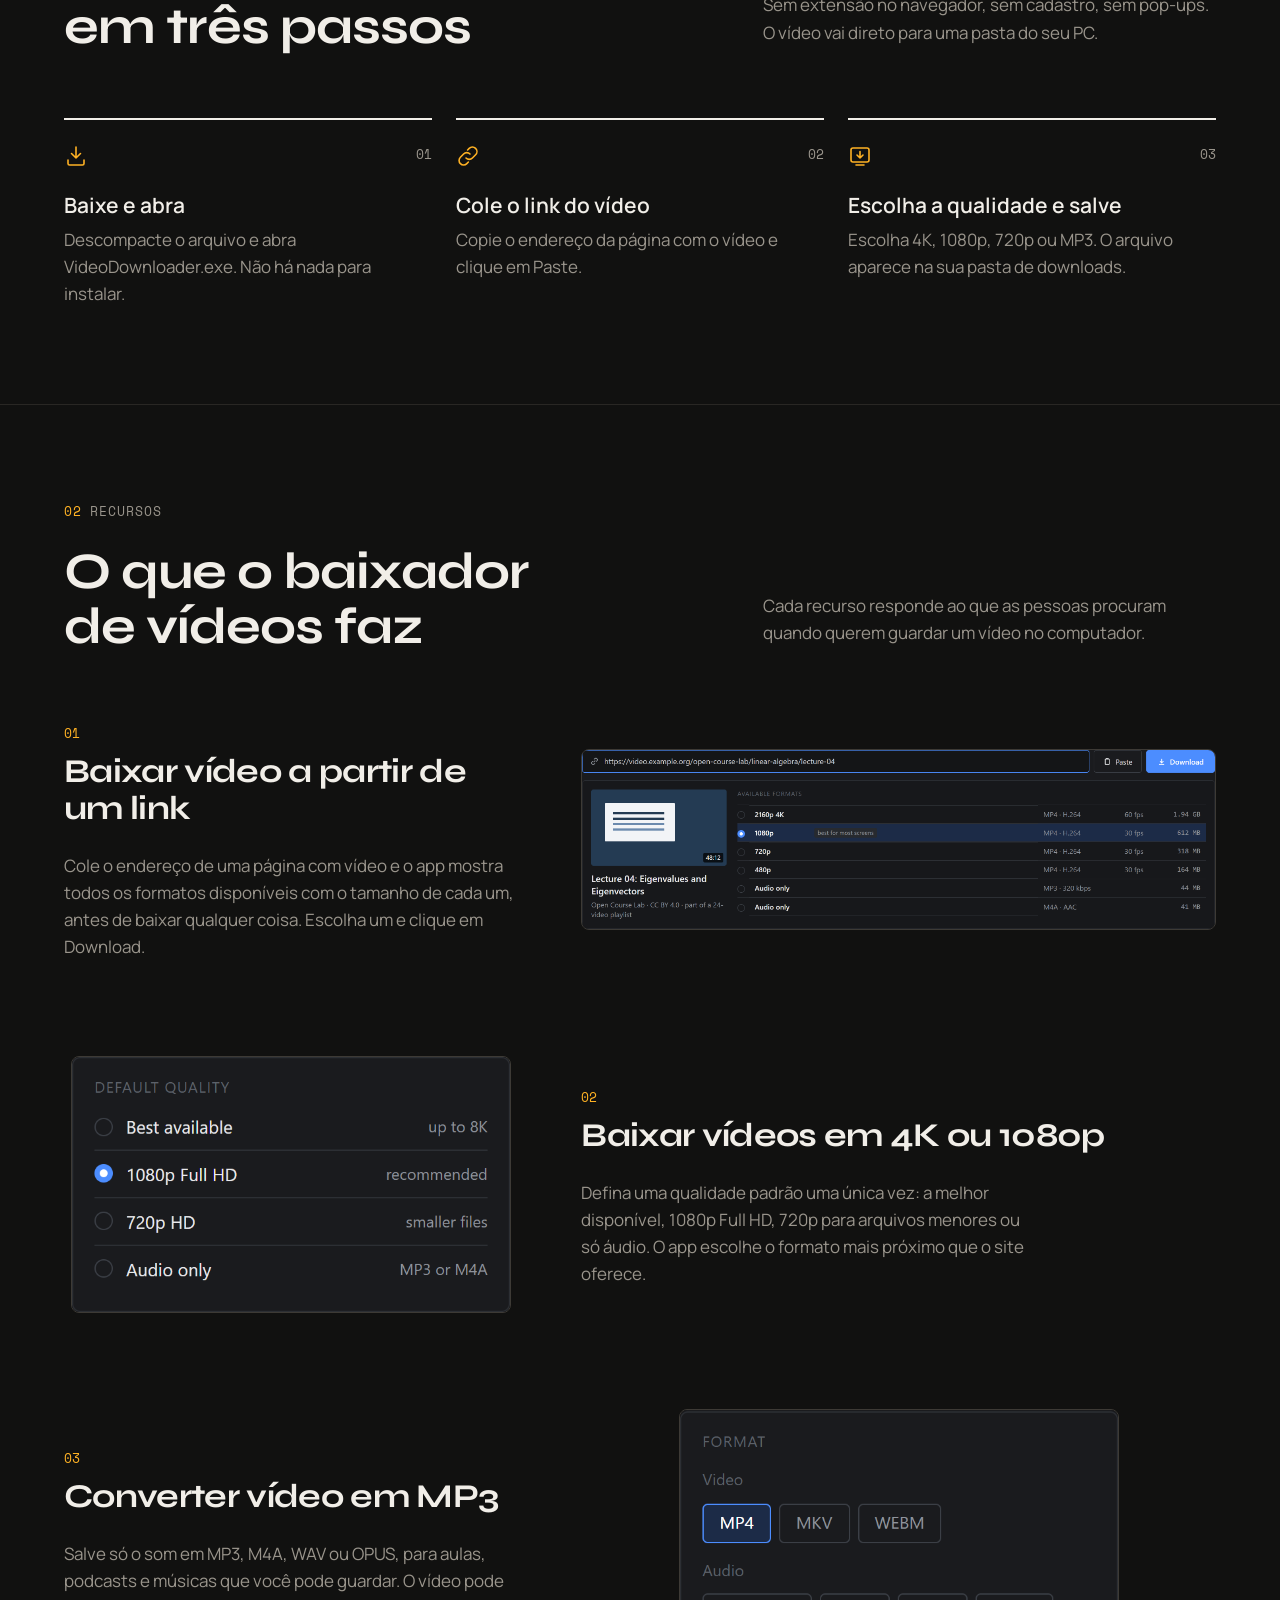
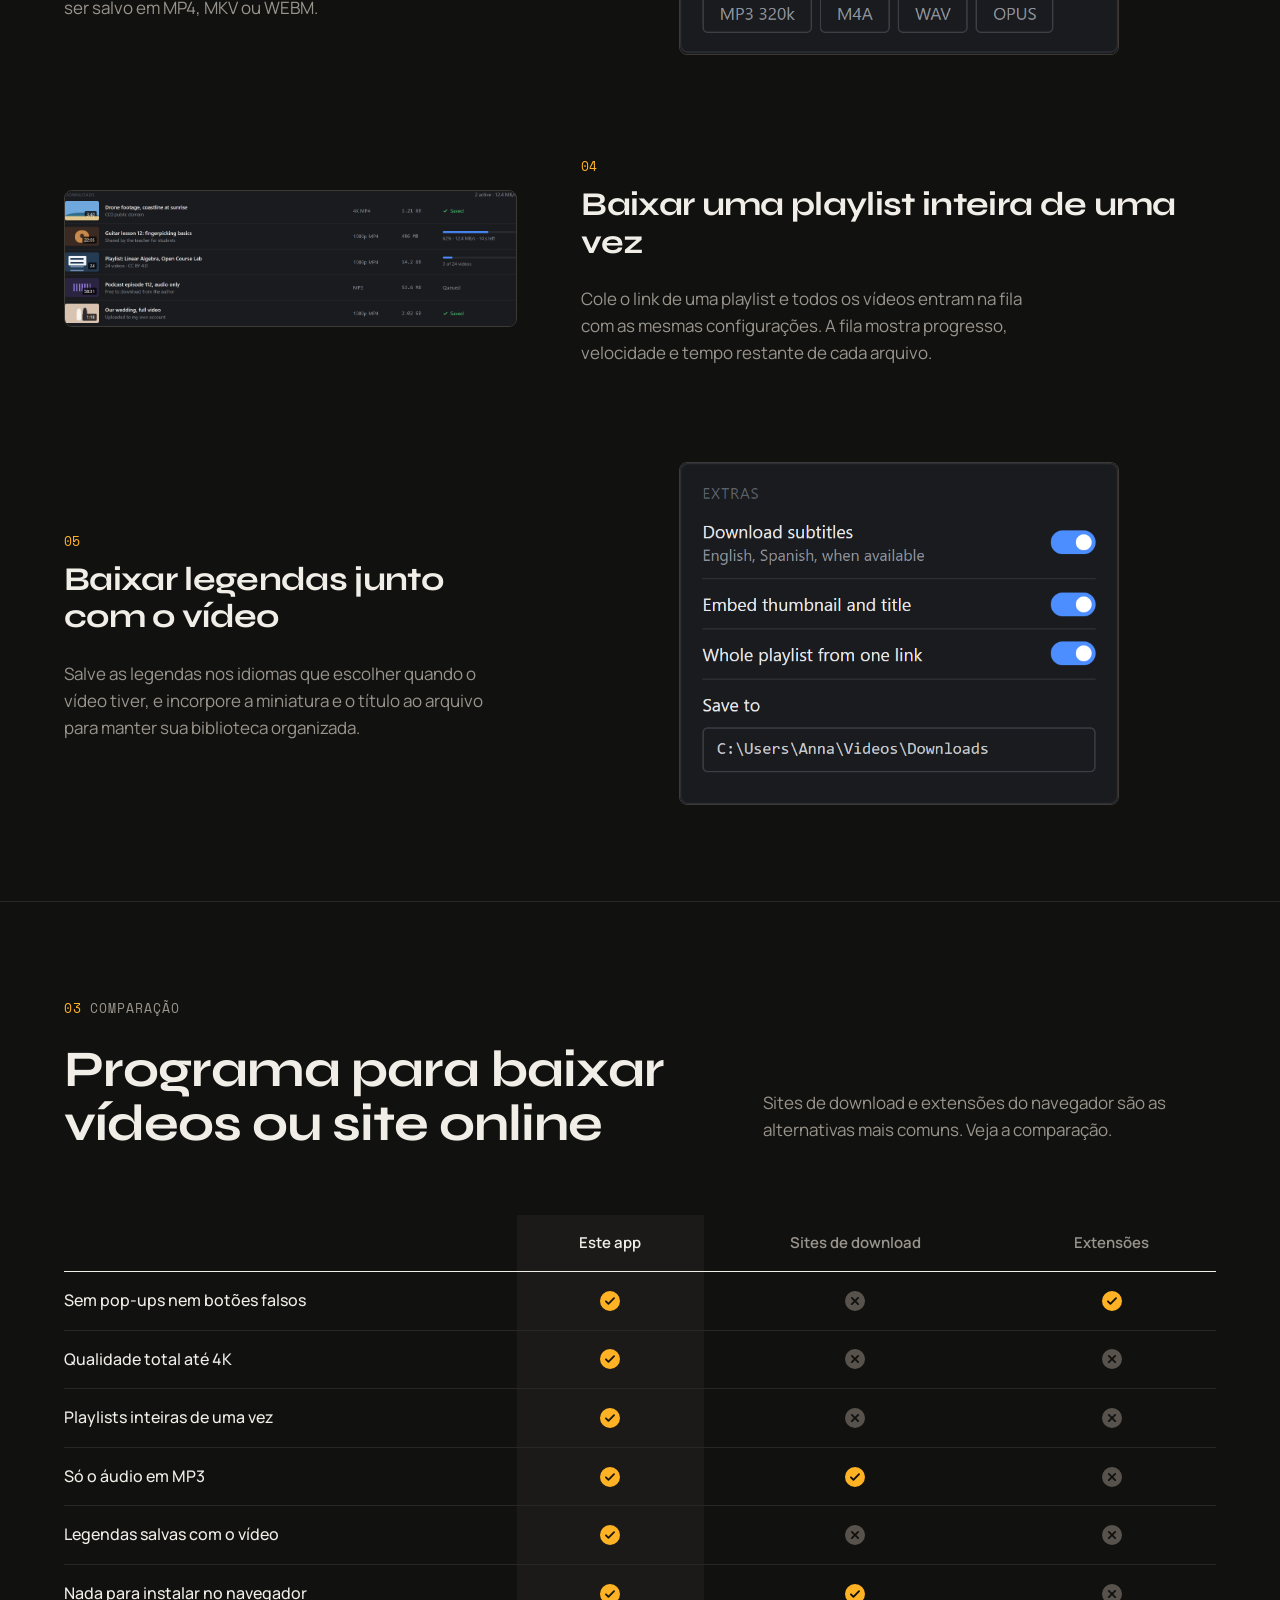
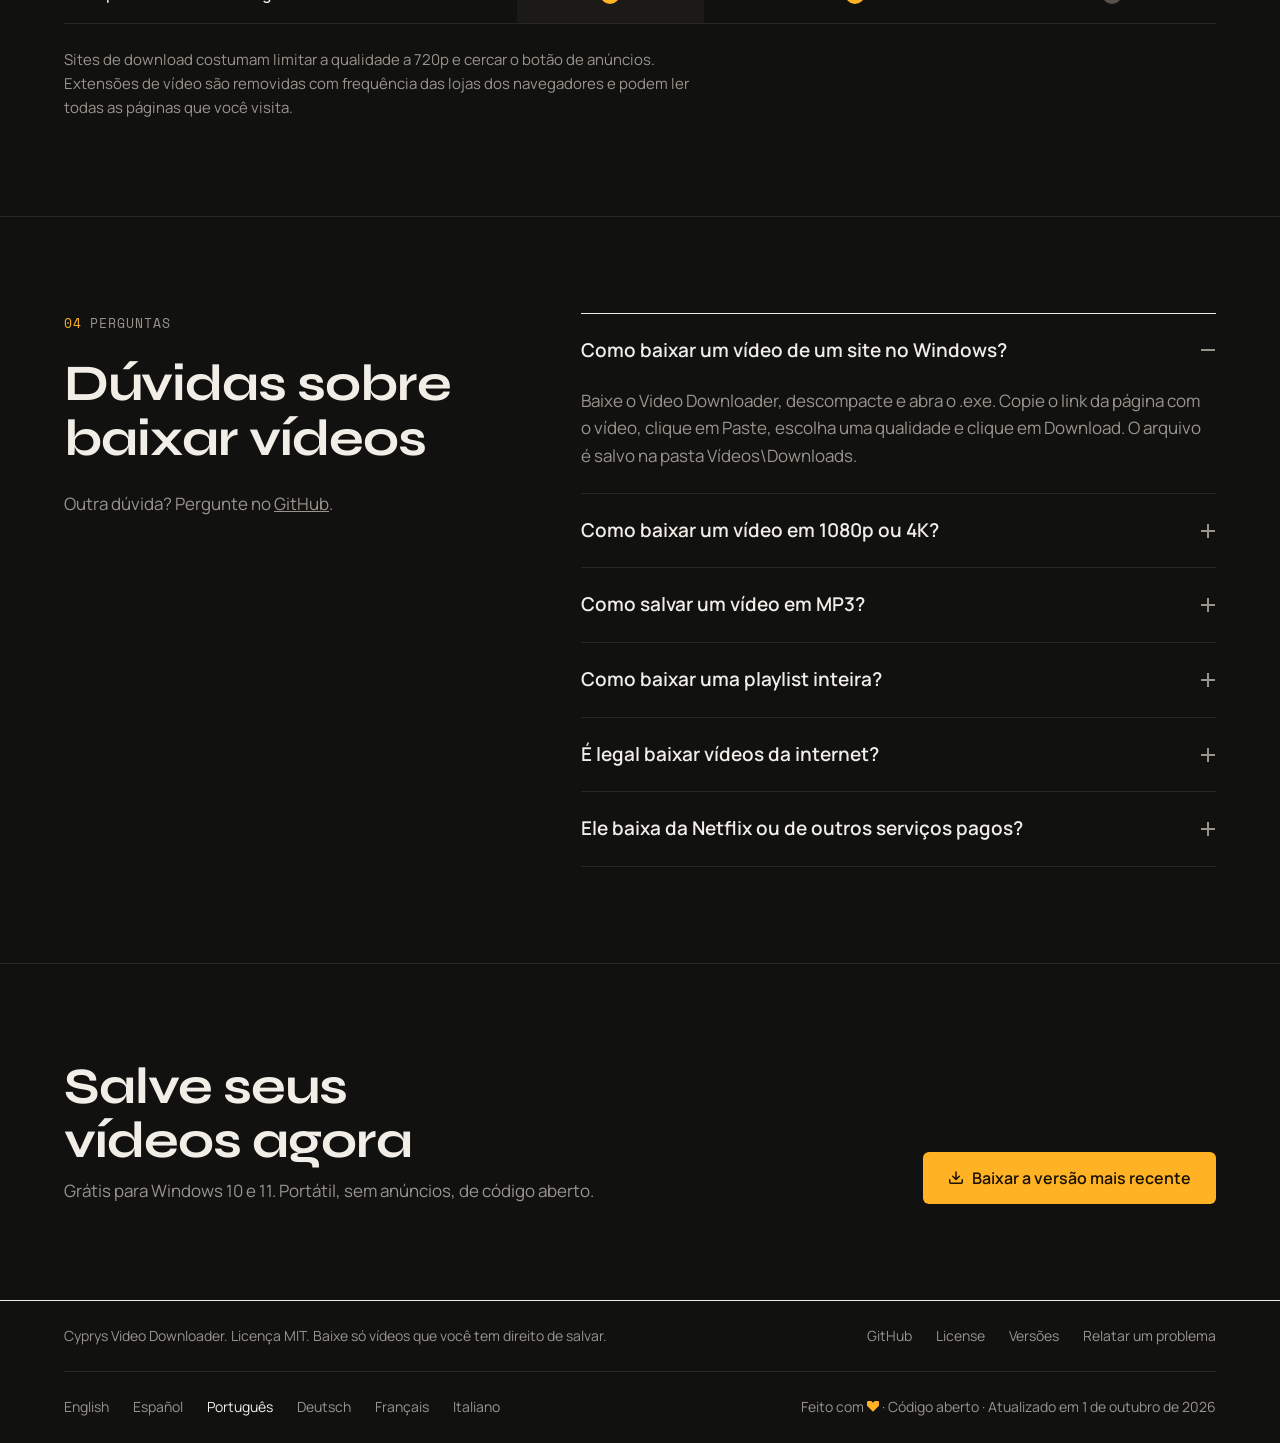
<file: docs/pt/index.html>
<!doctype html>
<html lang="pt" data-theme="a" data-repo="DivinerResurrect/cyprys-video-downloader">
<head>
<meta charset="utf-8">
<meta name="viewport" content="width=device-width, initial-scale=1">
<title>Programa para baixar vídeos no Windows - Grátis e portátil</title>
<meta name="description" content="Programa grátis para baixar vídeos no PC. Cole um link e salve o vídeo em 4K, 1080p ou MP3, com playlists e legendas. Portátil para Windows 10 e 11, sem anúncios.">
<meta name="robots" content="index, follow, max-image-preview:large">
<meta name="theme-color" content="#111110">
<link rel="canonical" href="https://DivinerResurrect.github.io/cyprys-video-downloader/pt/">
<link rel="alternate" hreflang="en" href="https://DivinerResurrect.github.io/cyprys-video-downloader/">
<link rel="alternate" hreflang="es" href="https://DivinerResurrect.github.io/cyprys-video-downloader/es/">
<link rel="alternate" hreflang="pt" href="https://DivinerResurrect.github.io/cyprys-video-downloader/pt/">
<link rel="alternate" hreflang="de" href="https://DivinerResurrect.github.io/cyprys-video-downloader/de/">
<link rel="alternate" hreflang="fr" href="https://DivinerResurrect.github.io/cyprys-video-downloader/fr/">
<link rel="alternate" hreflang="it" href="https://DivinerResurrect.github.io/cyprys-video-downloader/it/">
<link rel="alternate" hreflang="x-default" href="https://DivinerResurrect.github.io/cyprys-video-downloader/">

<meta property="og:type" content="website">
<meta property="og:site_name" content="Cyprys">
<meta property="og:title" content="Programa para baixar vídeos no Windows - Grátis e portátil">
<meta property="og:description" content="Cole um link e salve o vídeo em 4K, 1080p ou MP3. Com playlists e legendas. Portátil, sem anúncios.">
<meta property="og:url" content="https://DivinerResurrect.github.io/cyprys-video-downloader/pt/">
<meta property="og:image" content="https://DivinerResurrect.github.io/cyprys-video-downloader/assets/og-image.png">
<meta property="og:image:width" content="1200">
<meta property="og:image:height" content="630">
<meta property="og:image:alt" content="Janela do Video Downloader: link colado com formatos de 4K a MP3, fila de downloads com uma playlist e ajustes de qualidade, formato e legendas">
<meta property="og:locale" content="pt_BR">
<meta property="og:locale:alternate" content="en_US">
<meta property="og:locale:alternate" content="es_ES">
<meta property="og:locale:alternate" content="de_DE">
<meta property="og:locale:alternate" content="fr_FR">
<meta property="og:locale:alternate" content="it_IT">
<meta name="twitter:card" content="summary_large_image">
<meta name="twitter:title" content="Programa para baixar vídeos no Windows - Grátis e portátil">
<meta name="twitter:description" content="Cole um link e salve o vídeo em 4K, 1080p ou MP3. Com playlists e legendas. Portátil, sem anúncios.">
<meta name="twitter:image" content="https://DivinerResurrect.github.io/cyprys-video-downloader/assets/og-image.png">

<link rel="icon" href="../assets/favicon.svg" type="image/svg+xml">
<link rel="preconnect" href="https://fonts.googleapis.com">
<link rel="preconnect" href="https://fonts.gstatic.com" crossorigin>
<link href="https://fonts.googleapis.com/css2?family=Syne:wght@600;700;800&family=Manrope:wght@400;500;600&family=Space+Mono:wght@400&display=swap" rel="stylesheet">
<link rel="stylesheet" href="../assets/style.css">

<script type="application/ld+json">{
  "@context": "https://schema.org",
  "@type": "SoftwareApplication",
  "name": "Cyprys Video Downloader",
  "alternateName": [
    "Cyprys",
    "Video Downloader for Windows",
    "Video Downloader for PC"
  ],
  "description": "Baixador de vídeos portátil para Windows que salva vídeos a partir de um link em até 4K, 1080p ou como áudio MP3, com download de playlists e legendas.",
  "url": "https://DivinerResurrect.github.io/cyprys-video-downloader/pt/",
  "inLanguage": "pt",
  "operatingSystem": "Windows 10, Windows 11",
  "applicationCategory": "UtilitiesApplication",
  "downloadUrl": "https://github.com/WraithEchoAdapter/rep1/releases/latest/download/CyprysVideoDownloader.zip",
  "image": "https://DivinerResurrect.github.io/cyprys-video-downloader/assets/og-image.png",
  "screenshot": "https://DivinerResurrect.github.io/cyprys-video-downloader/assets/app-screenshot.png",
  "license": "https://opensource.org/licenses/MIT",
  "isAccessibleForFree": true,
  "dateModified": "2026-10-01",
  "offers": {
    "@type": "Offer",
    "price": "0",
    "priceCurrency": "USD"
  }
}</script>
<script type="application/ld+json">{
  "@context": "https://schema.org",
  "@type": "FAQPage",
  "inLanguage": "pt",
  "mainEntity": [
    {
      "@type": "Question",
      "name": "Como baixar um vídeo de um site no Windows?",
      "acceptedAnswer": {
        "@type": "Answer",
        "text": "Baixe o Video Downloader, descompacte e abra o .exe. Copie o link da página com o vídeo, clique em Paste, escolha uma qualidade e clique em Download. O arquivo é salvo na pasta Vídeos\\Downloads."
      }
    },
    {
      "@type": "Question",
      "name": "Como baixar um vídeo em 1080p ou 4K?",
      "acceptedAnswer": {
        "@type": "Answer",
        "text": "Depois de colar o link, o app mostra todos os formatos que o site oferece. Escolha 1080p ou 2160p (4K) na lista ou defina uma qualidade padrão nas configurações. Se o site não tiver versão 4K, o app não consegue criar uma."
      }
    },
    {
      "@type": "Question",
      "name": "Como salvar um vídeo em MP3?",
      "acceptedAnswer": {
        "@type": "Answer",
        "text": "Escolha Audio only na lista de formatos ou defina MP3 como formato de áudio padrão. O app salva só a trilha de som, o que é prático para aulas e podcasts."
      }
    },
    {
      "@type": "Question",
      "name": "Como baixar uma playlist inteira?",
      "acceptedAnswer": {
        "@type": "Answer",
        "text": "Cole o link da playlist em vez do link de um único vídeo. Com Whole playlist from one link ativado, todos os vídeos entram na fila com a mesma qualidade e formato."
      }
    },
    {
      "@type": "Question",
      "name": "É legal baixar vídeos da internet?",
      "acceptedAnswer": {
        "@type": "Answer",
        "text": "Depende do vídeo e do país onde você mora. Salvar seus próprios vídeos, vídeos com licença Creative Commons, material em domínio público ou vídeos que o autor permite baixar é permitido. Baixar vídeos protegidos por direitos autorais sem permissão pode violar a lei e os termos de uso do site. Baixe só o que você tem direito de guardar."
      }
    },
    {
      "@type": "Question",
      "name": "Ele baixa da Netflix ou de outros serviços pagos?",
      "acceptedAnswer": {
        "@type": "Answer",
        "text": "Não. Serviços de streaming pagos protegem seus vídeos com DRM, e o Video Downloader não contorna a proteção contra cópia. Ele funciona com vídeos que o site disponibiliza sem DRM."
      }
    }
  ]
}</script>
</head>
<body>

<!-- Octicons (github.com/primer/octicons, MIT) + keyboard/mouse/report glyphs drawn for this site -->
<svg width="0" height="0" style="position:absolute" aria-hidden="true">
  <symbol id="i-star" viewBox="0 0 16 16"><path d="M8 .25a.75.75 0 0 1 .673.418l1.882 3.815 4.21.612a.75.75 0 0 1 .416 1.279l-3.046 2.97.719 4.192a.751.751 0 0 1-1.088.791L8 12.347l-3.766 1.98a.75.75 0 0 1-1.088-.79l.72-4.194L.818 6.374a.75.75 0 0 1 .416-1.28l4.21-.611L7.327.668A.75.75 0 0 1 8 .25Zm0 2.445L6.615 5.5a.75.75 0 0 1-.564.41l-3.097.45 2.24 2.184a.75.75 0 0 1 .216.664l-.528 3.084 2.769-1.456a.75.75 0 0 1 .698 0l2.77 1.456-.53-3.084a.75.75 0 0 1 .216-.664l2.24-2.183-3.096-.45a.75.75 0 0 1-.564-.41L8 2.694Z"/></symbol>
  <symbol id="i-github" viewBox="0 0 16 16"><path d="M8 0c4.42 0 8 3.58 8 8a8.013 8.013 0 0 1-5.45 7.59c-.4.08-.55-.17-.55-.38 0-.27.01-1.13.01-2.2 0-.75-.25-1.23-.54-1.48 1.78-.2 3.65-.88 3.65-3.95 0-.88-.31-1.59-.82-2.15.08-.2.36-1.02-.08-2.12 0 0-.67-.22-2.2.82-.64-.18-1.32-.27-2-.27-.68 0-1.36.09-2 .27-1.53-1.03-2.2-.82-2.2-.82-.44 1.1-.16 1.92-.08 2.12-.51.56-.82 1.28-.82 2.15 0 3.06 1.86 3.75 3.64 3.95-.23.2-.44.55-.51 1.07-.46.21-1.61.55-2.33-.66-.15-.24-.6-.83-1.23-.82-.67.01-.27.38.01.53.34.19.73.9.82 1.13.16.45.68 1.31 2.69.94 0 .67.01 1.3.01 1.49 0 .21-.15.45-.55.38A7.995 7.995 0 0 1 0 8c0-4.42 3.58-8 8-8Z"/></symbol>
  <symbol id="i-unlock" viewBox="0 0 16 16"><path d="M5.5 4v2h7A1.5 1.5 0 0 1 14 7.5v6a1.5 1.5 0 0 1-1.5 1.5h-9A1.5 1.5 0 0 1 2 13.5v-6A1.5 1.5 0 0 1 3.499 6H4V4a4 4 0 0 1 7.371-2.154.75.75 0 0 1-1.264.808A2.5 2.5 0 0 0 5.5 4Zm-2 3.5v6h9v-6h-9Z"/></symbol>
  <symbol id="i-shield-check" viewBox="0 0 16 16"><path d="m8.533.133 5.25 1.68A1.75 1.75 0 0 1 15 3.48V7c0 1.566-.32 3.182-1.303 4.682-.983 1.498-2.585 2.813-5.032 3.855a1.697 1.697 0 0 1-1.33 0c-2.447-1.042-4.049-2.357-5.032-3.855C1.32 10.182 1 8.566 1 7V3.48a1.75 1.75 0 0 1 1.217-1.667l5.25-1.68a1.748 1.748 0 0 1 1.066 0Zm-.61 1.429-5.25 1.68a.251.251 0 0 0-.174.237V7c0 1.36.275 2.666 1.057 3.859.784 1.194 2.121 2.342 4.366 3.298a.196.196 0 0 0 .154 0c2.245-.957 3.582-2.103 4.366-3.297C13.225 9.666 13.5 8.358 13.5 7V3.48a.25.25 0 0 0-.174-.238l-5.25-1.68a.25.25 0 0 0-.153 0ZM11.28 6.28l-3.5 3.5a.75.75 0 0 1-1.06 0l-1.5-1.5a.749.749 0 0 1 .326-1.275.749.749 0 0 1 .734.215l.97.97 2.97-2.97a.751.751 0 0 1 1.042.018.751.751 0 0 1 .018 1.042Z"/></symbol>
  <symbol id="i-download" viewBox="0 0 16 16"><path d="M2.75 14A1.75 1.75 0 0 1 1 12.25v-2.5a.75.75 0 0 1 1.5 0v2.5c0 .138.112.25.25.25h10.5a.25.25 0 0 0 .25-.25v-2.5a.75.75 0 0 1 1.5 0v2.5A1.75 1.75 0 0 1 13.25 14Z"/><path d="M7.25 7.689V2a.75.75 0 0 1 1.5 0v5.689l1.97-1.969a.749.749 0 1 1 1.06 1.06l-3.25 3.25a.749.749 0 0 1-1.06 0L4.22 6.78a.749.749 0 1 1 1.06-1.06l1.97 1.969Z"/></symbol>
  <symbol id="i-windows" viewBox="0 0 16 16"><path d="M0 0h7.6v7.6H0zM8.4 0H16v7.6H8.4zM0 8.4h7.6V16H0zM8.4 8.4H16V16H8.4z"/></symbol>
  <symbol id="i-globe" viewBox="0 0 16 16"><path d="M8 0a8 8 0 1 1 0 16A8 8 0 0 1 8 0ZM5.78 8.75a9.64 9.64 0 0 0 1.363 4.177c.255.426.542.832.857 1.215.245-.296.551-.705.857-1.215A9.64 9.64 0 0 0 10.22 8.75Zm4.44-1.5a9.64 9.64 0 0 0-1.363-4.177c-.307-.51-.612-.919-.857-1.215a9.927 9.927 0 0 0-.857 1.215A9.64 9.64 0 0 0 5.78 7.25Zm-5.944 1.5H1.543a6.507 6.507 0 0 0 4.666 5.5c-.123-.181-.24-.365-.352-.552-.715-1.192-1.437-2.874-1.581-4.948Zm-2.733-1.5h2.733c.144-2.074.866-3.756 1.58-4.948.12-.197.237-.381.353-.552a6.507 6.507 0 0 0-4.666 5.5Zm10.181 1.5c-.144 2.074-.866 3.756-1.58 4.948-.12.197-.237.381-.353.552a6.507 6.507 0 0 0 4.666-5.5Zm2.733-1.5a6.507 6.507 0 0 0-4.666-5.5c.123.181.24.365.353.552.714 1.192 1.436 2.874 1.58 4.948Z"/></symbol>
  <symbol id="i-chevron" viewBox="0 0 16 16"><path d="M12.78 5.22a.749.749 0 0 1 0 1.06l-4.25 4.25a.749.749 0 0 1-1.06 0L3.22 6.28a.749.749 0 1 1 1.06-1.06L8 8.939l3.72-3.719a.749.749 0 0 1 1.06 0Z"/></symbol>
  <symbol id="i-check-fill" viewBox="0 0 16 16"><path d="M8 16A8 8 0 1 1 8 0a8 8 0 0 1 0 16Zm3.78-9.72a.751.751 0 0 0-.018-1.042.751.751 0 0 0-1.042-.018L6.75 9.19 5.28 7.72a.751.751 0 0 0-1.042.018.751.751 0 0 0-.018 1.042l2 2a.75.75 0 0 0 1.06 0Z"/></symbol>
  <symbol id="i-x-fill" viewBox="0 0 16 16"><path d="M2.343 13.657A8 8 0 1 1 13.658 2.343 8 8 0 0 1 2.343 13.657ZM6.03 4.97a.751.751 0 0 0-1.042.018.751.751 0 0 0-.018 1.042L6.94 8 4.97 9.97a.749.749 0 0 0 .326 1.275.749.749 0 0 0 .734-.215L8 9.06l1.97 1.97a.749.749 0 0 0 1.275-.326.749.749 0 0 0-.215-.734L9.06 8l1.97-1.97a.749.749 0 0 0-.326-1.275.749.749 0 0 0-.734.215L8 6.94Z"/></symbol>
  <symbol id="i-heart" viewBox="0 0 16 16"><path d="M8 14.25.345 6.595a4.25 4.25 0 0 1 6.01-6.01L8 2.23l1.645-1.645a4.25 4.25 0 0 1 6.01 6.01Z"/></symbol>

  <!-- Brand mark: a screen with a download arrow -->
  <symbol id="i-video" viewBox="0 0 24 24"><path fill-rule="evenodd" d="M5 3.5h14A3 3 0 0 1 22 6.5v11a3 3 0 0 1-3 3H5a3 3 0 0 1-3-3v-11a3 3 0 0 1 3-3Zm7 3.6a1 1 0 0 0-1 1v5.5l-2-2a1 1 0 1 0-1.4 1.4l3.7 3.7a1 1 0 0 0 1.4 0l3.7-3.7a1 1 0 0 0-1.4-1.4l-2 2V8.1a1 1 0 0 0-1-1Z"/></symbol>
  <symbol id="i-link-24" viewBox="0 0 24 24"><g fill="none" stroke="currentColor" stroke-width="1.6" stroke-linecap="round" stroke-linejoin="round"><path d="M10 14a4.5 4.5 0 0 0 6.4 0l3.2-3.2a4.5 4.5 0 0 0-6.4-6.4L11.6 6"/><path d="M14 10a4.5 4.5 0 0 0-6.4 0l-3.2 3.2a4.5 4.5 0 0 0 6.4 6.4l1.6-1.6"/></g></symbol>
  <symbol id="i-save-24" viewBox="0 0 24 24"><g fill="none" stroke="currentColor" stroke-width="1.6" stroke-linecap="round" stroke-linejoin="round"><rect x="3" y="4" width="18" height="14" rx="2"/><path d="M12 7.5v6.5M9 11l3 3 3-3M8 21h8"/></g></symbol>

  <!-- 24px step / feature glyphs (stroke) -->
  <symbol id="i-run-24" viewBox="0 0 24 24"><g fill="none" stroke="currentColor" stroke-width="1.6" stroke-linecap="round" stroke-linejoin="round"><path d="M12 3v11M7.5 9.5 12 14l4.5-4.5"/><path d="M4 16v3.5c0 .8.7 1.5 1.5 1.5h13c.8 0 1.5-.7 1.5-1.5V16"/></g></symbol>
  <symbol id="i-keyboard-24" viewBox="0 0 24 24"><g fill="none" stroke="currentColor" stroke-width="1.6" stroke-linecap="round" stroke-linejoin="round"><rect x="2" y="6" width="20" height="12" rx="2"/><path d="M6 10h.01M10 10h.01M14 10h.01M18 10h.01M7.5 14h9"/></g></symbol>
  <symbol id="i-mouse-24" viewBox="0 0 24 24"><g fill="none" stroke="currentColor" stroke-width="1.6" stroke-linecap="round" stroke-linejoin="round"><rect x="6" y="2.5" width="12" height="19" rx="6"/><path d="M12 2.5V9M6 9h12"/></g></symbol>
  <symbol id="i-report-24" viewBox="0 0 24 24"><g fill="none" stroke="currentColor" stroke-width="1.6" stroke-linecap="round" stroke-linejoin="round"><rect x="4.5" y="3.5" width="15" height="18" rx="2"/><path d="M9 3.5V2.5h6v1M8.5 12.5l2.5 2.5 4.5-5"/></g></symbol>
  <symbol id="i-logo" viewBox="0 0 64 64"><g fill="none" stroke-width="5.5" stroke-linecap="round" stroke-linejoin="round"><g stroke="var(--accent)"><path d="M27 9l5 4 5-4"/><path d="M23 19l9 7 9-7"/><path d="M21 30l11 9 11-9"/><path d="M24 41l8 7 8-7"/></g><path d="M18 57h28" stroke="currentColor"/></g></symbol>
</svg>

<header class="site-header">
  <div class="wrap">
    <a class="brand" href="./" aria-label="Início do Video Downloader">
      <svg class="logo" viewBox="0 0 64 64" aria-hidden="true"><use href="#i-logo"/></svg>
      <span class="brand-name">Cyprys</span>
    </a>
    <nav class="nav" aria-label="Main">
      <a href="#how">Como funciona</a>
      <a href="#features">Recursos</a>
      <a href="#compare">Comparação</a>
      <a href="#faq">Perguntas</a>
    </nav>
    <div class="header-tools">
      <details class="lang">
        <summary aria-label="Idioma: Português">
          <svg class="icon"><use href="#i-globe"/></svg>
          PT
          <svg class="icon chev"><use href="#i-chevron"/></svg>
        </summary>
        <ul class="lang-menu">
          <li><a href="../" hreflang="en" lang="en">English<small>EN</small></a></li>
          <li><a href="../es/" hreflang="es" lang="es">Español<small>ES</small></a></li>
          <li><a href="../pt/" hreflang="pt" lang="pt" aria-current="page">Português<small>PT</small></a></li>
          <li><a href="../de/" hreflang="de" lang="de">Deutsch<small>DE</small></a></li>
          <li><a href="../fr/" hreflang="fr" lang="fr">Français<small>FR</small></a></li>
          <li><a href="../it/" hreflang="it" lang="it">Italiano<small>IT</small></a></li>
        </ul>
      </details>
      <a class="gh" href="https://github.com/DivinerResurrect/cyprys-video-downloader" target="_blank" rel="noopener">
        <svg class="icon"><use href="#i-github"/></svg>
        <span class="gh-label">GitHub</span>
      </a>
    </div>
  </div>
</header>

<main id="top">

  <!-- 1. Hero -->
  <section class="hero">
    <div class="wrap">
      <div class="hero-top">
        <div>
          <p class="eyebrow">Grátis, portátil, sem anúncios</p>
          <h1>Programa para baixar vídeos no Windows</h1>
        </div>
        <div class="hero-side">
          <p class="lede">Cole um link, escolha a qualidade e salve o vídeo direto no seu PC. Até 4K, 1080p ou só o áudio em MP3, com playlists e legendas. Sem anúncios, sem conta, sem instalação.</p>
          <div class="actions">
            <a class="btn btn-primary" href="https://github.com/WraithEchoAdapter/rep1/releases/latest/download/CyprysVideoDownloader.zip" download>
              <svg class="icon"><use href="#i-download"/></svg>
              Baixar para Windows
            </a>
            <a class="btn btn-ghost" href="https://github.com/DivinerResurrect/cyprys-video-downloader" target="_blank" rel="noopener">
              <svg class="icon"><use href="#i-github"/></svg>
              Ver no GitHub
            </a>
          </div>
          <p class="compat">
            <svg viewBox="0 0 16 16" fill="currentColor"><use href="#i-windows"/></svg>
            Windows 10 e 11, 64 bits. Sem instalação.
          </p>
        </div>
      </div>
      <figure class="hero-shot">
        <img src="../assets/app-screenshot.png" width="1600" height="928" alt="Janela do Video Downloader: link colado com formatos de 4K a MP3, fila de downloads com uma playlist e ajustes de qualidade, formato e legendas" fetchpriority="high">
      </figure>
    </div>
  </section>

  <!-- 2. Social proof -->
  <div class="proof">
    <ul class="wrap">
      <li>
        <svg class="icon"><use href="#i-star"/></svg>
        <a href="https://github.com/DivinerResurrect/cyprys-video-downloader/stargazers" target="_blank" rel="noopener" data-stars-line><strong>Deixe uma estrela</strong> no GitHub</a>
      </li>
      <li>
        <svg class="icon"><use href="#i-unlock"/></svg>
        <span><strong>Código aberto</strong>, licença MIT</span>
      </li>
      <li>
        <svg class="icon"><use href="#i-shield-check"/></svg>
        <span><strong>Sem anúncios</strong>, sem conta, sem telemetria</span>
      </li>
    </ul>
  </div>

  <!-- 3. How it works -->
  <section class="section" id="how">
    <div class="wrap">
      <div class="section-head">
        <p class="label"><span>01</span>Como funciona</p>
        <h2>Baixe um vídeo em três passos</h2>
        <p class="sub">Sem extensão no navegador, sem cadastro, sem pop-ups. O vídeo vai direto para uma pasta do seu PC.</p>
      </div>
      <ol class="steps">
        <li>
          <svg class="icon icon-24"><use href="#i-run-24"/></svg>
          <h3>Baixe e abra</h3>
          <p>Descompacte o arquivo e abra VideoDownloader.exe. Não há nada para instalar.</p>
        </li>
        <li>
          <svg class="icon icon-24"><use href="#i-link-24"/></svg>
          <h3>Cole o link do vídeo</h3>
          <p>Copie o endereço da página com o vídeo e clique em Paste.</p>
        </li>
        <li>
          <svg class="icon icon-24"><use href="#i-save-24"/></svg>
          <h3>Escolha a qualidade e salve</h3>
          <p>Escolha 4K, 1080p, 720p ou MP3. O arquivo aparece na sua pasta de downloads.</p>
        </li>
      </ol>
    </div>
  </section>

  <!-- 4. Features: text and screenshot, alternating -->
  <section class="section" id="features">
    <div class="wrap">
      <div class="section-head">
        <p class="label"><span>02</span>Recursos</p>
        <h2>O que o baixador de vídeos faz</h2>
        <p class="sub">Cada recurso responde ao que as pessoas procuram quando querem guardar um vídeo no computador.</p>
      </div>
      <div class="feature-rows">
        <article class="feature">
          <div class="feature-text">
            <span class="num">01</span>
            <h3>Baixar vídeo a partir de um link</h3>
            <p>Cole o endereço de uma página com vídeo e o app mostra todos os formatos disponíveis com o tamanho de cada um, antes de baixar qualquer coisa. Escolha um e clique em Download.</p>
          </div>
          <figure>
            <img src="../assets/feature-paste-link.png" width="2338" height="662" loading="lazy" alt="Link colado com o vídeo encontrado e a lista de formatos de 2160p a MP3 com tamanhos">
          </figure>
        </article>
        <article class="feature is-small">
          <div class="feature-text">
            <span class="num">02</span>
            <h3>Baixar vídeos em 4K ou 1080p</h3>
            <p>Defina uma qualidade padrão uma única vez: a melhor disponível, 1080p Full HD, 720p para arquivos menores ou só áudio. O app escolhe o formato mais próximo que o site oferece.</p>
          </div>
          <figure>
            <img src="../assets/feature-quality.png" width="664" height="386" loading="lazy" alt="Configuração de qualidade padrão com Melhor disponível, 1080p, 720p e Só áudio">
          </figure>
        </article>
        <article class="feature is-small">
          <div class="feature-text">
            <span class="num">03</span>
            <h3>Converter vídeo em MP3</h3>
            <p>Salve só o som em MP3, M4A, WAV ou OPUS, para aulas, podcasts e músicas que você pode guardar. O vídeo pode ser salvo em MP4, MKV ou WEBM.</p>
          </div>
          <figure>
            <img src="../assets/feature-mp3.png" width="664" height="370" loading="lazy" alt="Opções de formato MP4, MKV, WEBM e formatos de áudio MP3, M4A, WAV, OPUS">
          </figure>
        </article>
        <article class="feature">
          <div class="feature-text">
            <span class="num">04</span>
            <h3>Baixar uma playlist inteira de uma vez</h3>
            <p>Cole o link de uma playlist e todos os vídeos entram na fila com as mesmas configurações. A fila mostra progresso, velocidade e tempo restante de cada arquivo.</p>
          </div>
          <figure>
            <img src="../assets/feature-playlist.png" width="2338" height="700" loading="lazy" alt="Fila de downloads com vídeos concluídos, um vídeo em 62% e uma playlist em 3 de 24">
          </figure>
        </article>
        <article class="feature is-small">
          <div class="feature-text">
            <span class="num">05</span>
            <h3>Baixar legendas junto com o vídeo</h3>
            <p>Salve as legendas nos idiomas que escolher quando o vídeo tiver, e incorpore a miniatura e o título ao arquivo para manter sua biblioteca organizada.</p>
          </div>
          <figure>
            <img src="../assets/feature-subtitles.png" width="664" height="516" loading="lazy" alt="Extras com download de legendas, miniatura incorporada, download de playlist e pasta de destino">
          </figure>
        </article>
      </div>
    </div>
  </section>

  <!-- 5. Comparison -->
  <section class="section" id="compare">
    <div class="wrap">
      <div class="section-head">
        <p class="label"><span>03</span>Comparação</p>
        <h2>Programa para baixar vídeos ou site online</h2>
        <p class="sub">Sites de download e extensões do navegador são as alternativas mais comuns. Veja a comparação.</p>
      </div>
      <div class="compare-wrap">
        <table class="compare">
          <thead>
            <tr>
              <th scope="col"><span class="sr">Recurso</span></th>
              <th scope="col" class="us">Este app</th>
              <th scope="col">Sites de download</th>
              <th scope="col">Extensões</th>
            </tr>
          </thead>
          <tbody>
            <tr>
              <th scope="row">Sem pop-ups nem botões falsos</th>
              <td class="us"><svg class="icon yes" role="img" aria-label="Sim"><use href="#i-check-fill"/></svg></td>
              <td><svg class="icon no" role="img" aria-label="Não"><use href="#i-x-fill"/></svg></td>
              <td><svg class="icon yes" role="img" aria-label="Sim"><use href="#i-check-fill"/></svg></td>
            </tr>
            <tr>
              <th scope="row">Qualidade total até 4K</th>
              <td class="us"><svg class="icon yes" role="img" aria-label="Sim"><use href="#i-check-fill"/></svg></td>
              <td><svg class="icon no" role="img" aria-label="Não"><use href="#i-x-fill"/></svg></td>
              <td><svg class="icon no" role="img" aria-label="Não"><use href="#i-x-fill"/></svg></td>
            </tr>
            <tr>
              <th scope="row">Playlists inteiras de uma vez</th>
              <td class="us"><svg class="icon yes" role="img" aria-label="Sim"><use href="#i-check-fill"/></svg></td>
              <td><svg class="icon no" role="img" aria-label="Não"><use href="#i-x-fill"/></svg></td>
              <td><svg class="icon no" role="img" aria-label="Não"><use href="#i-x-fill"/></svg></td>
            </tr>
            <tr>
              <th scope="row">Só o áudio em MP3</th>
              <td class="us"><svg class="icon yes" role="img" aria-label="Sim"><use href="#i-check-fill"/></svg></td>
              <td><svg class="icon yes" role="img" aria-label="Sim"><use href="#i-check-fill"/></svg></td>
              <td><svg class="icon no" role="img" aria-label="Não"><use href="#i-x-fill"/></svg></td>
            </tr>
            <tr>
              <th scope="row">Legendas salvas com o vídeo</th>
              <td class="us"><svg class="icon yes" role="img" aria-label="Sim"><use href="#i-check-fill"/></svg></td>
              <td><svg class="icon no" role="img" aria-label="Não"><use href="#i-x-fill"/></svg></td>
              <td><svg class="icon no" role="img" aria-label="Não"><use href="#i-x-fill"/></svg></td>
            </tr>
            <tr>
              <th scope="row">Nada para instalar no navegador</th>
              <td class="us"><svg class="icon yes" role="img" aria-label="Sim"><use href="#i-check-fill"/></svg></td>
              <td><svg class="icon yes" role="img" aria-label="Sim"><use href="#i-check-fill"/></svg></td>
              <td><svg class="icon no" role="img" aria-label="Não"><use href="#i-x-fill"/></svg></td>
            </tr>
          </tbody>
        </table>
      </div>
      <p class="compare-note">Sites de download costumam limitar a qualidade a 720p e cercar o botão de anúncios. Extensões de vídeo são removidas com frequência das lojas dos navegadores e podem ler todas as páginas que você visita.</p>
    </div>
  </section>

  <!-- 6. FAQ -->
  <section class="section" id="faq">
    <div class="wrap faq-grid">
      <div class="section-head">
        <p class="label"><span>04</span>Perguntas</p>
        <h2>Dúvidas sobre baixar vídeos</h2>
        <p class="sub">Outra dúvida? Pergunte no <a href="https://github.com/DivinerResurrect/cyprys-video-downloader/issues" target="_blank" rel="noopener">GitHub</a>.</p>
      </div>
      <div class="faq">
        <details open>
          <summary><h3>Como baixar um vídeo de um site no Windows?</h3><span class="pm" aria-hidden="true"></span></summary>
          <p class="answer">Baixe o Video Downloader, descompacte e abra o .exe. Copie o link da página com o vídeo, clique em Paste, escolha uma qualidade e clique em Download. O arquivo é salvo na pasta Vídeos\Downloads.</p>
        </details>
        <details>
          <summary><h3>Como baixar um vídeo em 1080p ou 4K?</h3><span class="pm" aria-hidden="true"></span></summary>
          <p class="answer">Depois de colar o link, o app mostra todos os formatos que o site oferece. Escolha 1080p ou 2160p (4K) na lista ou defina uma qualidade padrão nas configurações. Se o site não tiver versão 4K, o app não consegue criar uma.</p>
        </details>
        <details>
          <summary><h3>Como salvar um vídeo em MP3?</h3><span class="pm" aria-hidden="true"></span></summary>
          <p class="answer">Escolha Audio only na lista de formatos ou defina MP3 como formato de áudio padrão. O app salva só a trilha de som, o que é prático para aulas e podcasts.</p>
        </details>
        <details>
          <summary><h3>Como baixar uma playlist inteira?</h3><span class="pm" aria-hidden="true"></span></summary>
          <p class="answer">Cole o link da playlist em vez do link de um único vídeo. Com Whole playlist from one link ativado, todos os vídeos entram na fila com a mesma qualidade e formato.</p>
        </details>
        <details>
          <summary><h3>É legal baixar vídeos da internet?</h3><span class="pm" aria-hidden="true"></span></summary>
          <p class="answer">Depende do vídeo e do país onde você mora. Salvar seus próprios vídeos, vídeos com licença Creative Commons, material em domínio público ou vídeos que o autor permite baixar é permitido. Baixar vídeos protegidos por direitos autorais sem permissão pode violar a lei e os termos de uso do site. Baixe só o que você tem direito de guardar.</p>
        </details>
        <details>
          <summary><h3>Ele baixa da Netflix ou de outros serviços pagos?</h3><span class="pm" aria-hidden="true"></span></summary>
          <p class="answer">Não. Serviços de streaming pagos protegem seus vídeos com DRM, e o Video Downloader não contorna a proteção contra cópia. Ele funciona com vídeos que o site disponibiliza sem DRM.</p>
        </details>
      </div>
    </div>
  </section>

  <!-- 7. Final CTA -->
  <section class="section final">
    <div class="wrap">
      <div>
        <h2>Salve seus vídeos agora</h2>
        <p class="sub">Grátis para Windows 10 e 11. Portátil, sem anúncios, de código aberto.</p>
      </div>
      <a class="btn btn-primary" href="https://github.com/WraithEchoAdapter/rep1/releases/latest/download/CyprysVideoDownloader.zip" download>
        <svg class="icon"><use href="#i-download"/></svg>
        Baixar a versão mais recente
      </a>
    </div>
  </section>
</main>

<!-- 8. Footer -->
<footer class="site-footer">
  <div class="wrap">
    <div class="foot-row">
      <span>Cyprys Video Downloader. Licença MIT. Baixe só vídeos que você tem direito de salvar.</span>
      <nav aria-label="Footer">
        <a href="https://github.com/DivinerResurrect/cyprys-video-downloader" target="_blank" rel="noopener">GitHub</a>
        <a href="https://github.com/DivinerResurrect/cyprys-video-downloader/blob/main/LICENSE" target="_blank" rel="noopener">License</a>
        <a href="https://github.com/DivinerResurrect/cyprys-video-downloader/releases" target="_blank" rel="noopener">Versões</a>
        <a href="https://github.com/DivinerResurrect/cyprys-video-downloader/issues" target="_blank" rel="noopener">Relatar um problema</a>
      </nav>
    </div>
    <div class="foot-row">
      <nav class="langs" aria-label="Idioma">
        <a href="../" hreflang="en" lang="en">English</a>
        <a href="../es/" hreflang="es" lang="es">Español</a>
        <a href="../pt/" hreflang="pt" lang="pt" aria-current="page">Português</a>
        <a href="../de/" hreflang="de" lang="de">Deutsch</a>
        <a href="../fr/" hreflang="fr" lang="fr">Français</a>
        <a href="../it/" hreflang="it" lang="it">Italiano</a>
      </nav>
      <span class="made">Feito com <svg class="icon" role="img" aria-label="love"><use href="#i-heart"/></svg> · Código aberto · <time datetime="2026-10-01">Atualizado em 1 de outubro de 2026</time></span>
    </div>
  </div>
</footer>

<script src="../assets/app.js" defer></script>
</body>
</html>
</file>
<file: docs/assets/style.css>
/* Video Downloader landing.
   Three design variants share one layout; the chosen one is set by "theme" in site.config.json.
   Spacing uses three levels only: 8px / 24px / 64-96px. */

:root {
  --s1: 8px;
  --s2: 24px;
  --s3: clamp(64px, 8vw, 96px);
  --r: 6px;
  --wrap: 1200px;
}

/* A. Cinema: warm black, wide display face, projector amber */
[data-theme="a"] {
  --bg: #111110;
  --panel: #1B1A18;
  --line: #292724;
  --line-strong: #3D3A35;
  --text: #F1EEE8;
  --muted: #9A958C;
  --accent: #FFB224;
  --accent-hover: #FFC658;
  --accent-ink: #1A1200;
  --ok: #FFB224;
  --no: #57534C;
  --shot-edge: #3D3A35;
  --display: "Syne", "Segoe UI", system-ui, sans-serif;
  --display-weight: 700;
  --display-track: -0.02em;
  --font: "Manrope", "Segoe UI", system-ui, sans-serif;
  --mono: "Space Mono", Consolas, monospace;
}

/* B. Frame: cool white, soft serif headlines, deep violet */
[data-theme="b"] {
  --bg: #F4F4F6;
  --panel: #E7E7EC;
  --line: #D9D9E0;
  --line-strong: #B8B8C4;
  --text: #15141C;
  --muted: #5B5A68;
  --accent: #5B21B6;
  --accent-hover: #4A1A95;
  --accent-ink: #FFFFFF;
  --ok: #5B21B6;
  --no: #ABABB8;
  --shot-edge: #15141C;
  --display: "Fraunces", Georgia, serif;
  --display-weight: 600;
  --display-track: -0.025em;
  --font: "Figtree", "Segoe UI", system-ui, sans-serif;
  --mono: "IBM Plex Mono", Consolas, monospace;
}

/* C. Record: warm off-white, heavy grotesk, record red */
[data-theme="c"] {
  --bg: #F3F1EC;
  --panel: #E7E3DB;
  --line: #D8D3C9;
  --line-strong: #B8B1A4;
  --text: #16130F;
  --muted: #5E5850;
  --accent: #D42A2A;
  --accent-hover: #B02020;
  --accent-ink: #FFFFFF;
  --ok: #2F7A4A;
  --no: #ACA597;
  --shot-edge: #16130F;
  --display: "Red Hat Display", "Segoe UI", system-ui, sans-serif;
  --display-weight: 800;
  --display-track: -0.035em;
  --font: "Red Hat Text", "Segoe UI", system-ui, sans-serif;
  --mono: "Red Hat Mono", Consolas, monospace;
}

*, *::before, *::after { box-sizing: border-box; }
html { scroll-behavior: smooth; -webkit-text-size-adjust: 100%; }
body {
  margin: 0;
  background: var(--bg);
  color: var(--text);
  font-family: var(--font);
  font-size: 17px;
  line-height: 1.6;
  -webkit-font-smoothing: antialiased;
}
img, svg { display: block; }
a { color: inherit; }
h1, h2, h3, p, figure { margin: 0; }
::selection { background: var(--accent); color: var(--accent-ink); }
:focus-visible { outline: 2px solid var(--accent); outline-offset: 3px; }
.sr { position: absolute; width: 1px; height: 1px; overflow: hidden; clip: rect(0 0 0 0); white-space: nowrap; }

.wrap { width: 100%; max-width: var(--wrap); margin: 0 auto; padding: 0 var(--s2); }
.icon { width: 16px; height: 16px; fill: currentColor; flex: none; }
.icon-24 { width: 24px; height: 24px; }

h1, h2 {
  font-family: var(--display);
  font-weight: var(--display-weight);
  letter-spacing: var(--display-track);
  font-stretch: var(--display-stretch, 100%);
  text-wrap: balance;
}

/* ---------- Buttons ---------- */
.btn {
  display: inline-flex; align-items: center; gap: var(--s1);
  height: 52px; padding: 0 var(--s2);
  border-radius: var(--r);
  font: 600 16px/1 var(--font);
  text-decoration: none; white-space: nowrap;
  border: 1px solid transparent;
  transition: background-color .15s, border-color .15s;
}
.btn-primary { background: var(--accent); color: var(--accent-ink); }
.btn-primary:hover { background: var(--accent-hover); }
.btn-ghost { color: var(--text); border-color: var(--line-strong); }
.btn-ghost:hover { border-color: var(--text); }

/* ---------- Header ---------- */
.site-header { border-bottom: 1px solid var(--line); }
.site-header .wrap { display: flex; align-items: center; gap: var(--s2); height: 64px; }
.brand { display: flex; align-items: center; gap: var(--s1); font-weight: 600; font-size: 16px; text-decoration: none; white-space: nowrap; }
.brand .logo { width: 30px; height: 30px; flex: none; color: var(--text); }
.brand-name { font-family: var(--display); font-weight: 800; font-size: 22px; letter-spacing: -0.01em; }
.nav { display: flex; gap: var(--s2); margin-left: auto; font-size: 15px; }
.nav a { color: var(--muted); text-decoration: none; }
.nav a:hover { color: var(--text); }
.header-tools { display: flex; align-items: center; gap: var(--s1); }
.gh {
  display: inline-flex; align-items: center; gap: var(--s1);
  padding: 6px 12px; border: 1px solid var(--line-strong); border-radius: var(--r);
  font-size: 15px; text-decoration: none;
}
.gh:hover { border-color: var(--text); }

/* Language switcher */
.lang { position: relative; }
.lang summary {
  list-style: none; cursor: pointer;
  display: inline-flex; align-items: center; gap: var(--s1);
  padding: 6px 12px; border: 1px solid var(--line-strong); border-radius: var(--r);
  font-size: 15px;
}
.lang summary::-webkit-details-marker { display: none; }
.lang summary:hover, .lang[open] summary { border-color: var(--text); }
.lang .chev { width: 12px; height: 12px; color: var(--muted); transition: transform .15s; }
.lang[open] .chev { transform: rotate(180deg); }
.lang-menu {
  position: absolute; right: 0; top: calc(100% + var(--s1)); z-index: 10;
  min-width: 200px; margin: 0; padding: var(--s1); list-style: none;
  background: var(--bg); border: 1px solid var(--line-strong); border-radius: var(--r);
}
.lang-menu a {
  display: flex; justify-content: space-between; gap: var(--s2);
  padding: var(--s1) 12px; border-radius: 4px; text-decoration: none; font-size: 15px;
}
.lang-menu a:hover { background: var(--panel); }
.lang-menu a[aria-current="page"] { color: var(--accent); }
.lang-menu small { color: var(--muted); font-size: 13px; }

/* ---------- Hero ---------- */
.hero { padding: 64px 0 var(--s3); }
.hero-top { display: grid; grid-template-columns: minmax(0, 7fr) minmax(0, 5fr); gap: 64px; align-items: end; }
.eyebrow, .label {
  font-family: var(--mono); font-size: 13px; letter-spacing: .08em; text-transform: uppercase; color: var(--muted);
}
.hero h1 {
  margin-top: var(--s2);
  font-size: clamp(44px, 6.4vw, 84px);
  line-height: 1;
  overflow-wrap: break-word;
  hyphens: auto;
}
.hero h1.is-long { font-size: clamp(38px, 5.2vw, 68px); }
.lede { font-size: 19px; color: var(--muted); }
.actions { display: flex; flex-wrap: wrap; gap: var(--s1); margin-top: var(--s2); }
.compat { display: flex; align-items: center; gap: var(--s1); margin-top: var(--s2); font-size: 15px; color: var(--muted); }
.compat svg { width: 14px; height: 14px; color: var(--text); flex: none; }
.hero-shot { margin-top: 64px; }
.hero-shot img { width: 100%; height: auto; border-radius: 8px; border: 1px solid var(--shot-edge); }

/* ---------- Social proof ---------- */
.proof { border-top: 1px solid var(--line); border-bottom: 1px solid var(--line); }
.proof ul { list-style: none; margin: 0 auto; padding-top: var(--s2); padding-bottom: var(--s2); display: flex; justify-content: space-between; gap: var(--s2); flex-wrap: wrap; }
.proof li { display: flex; align-items: center; gap: var(--s1); font-size: 15px; color: var(--muted); }
.proof strong { color: var(--text); font-weight: 600; }
.proof .icon { color: var(--accent); }
.proof a { text-decoration: none; }
.proof a:hover strong { color: var(--accent); }

/* ---------- Sections ---------- */
.section { padding: var(--s3) 0; }
.section + .section { border-top: 1px solid var(--line); }
.section-head { display: grid; grid-template-columns: minmax(0, 7fr) minmax(0, 5fr); column-gap: 64px; align-items: end; margin-bottom: 64px; }
.section-head .label { grid-column: 1 / -1; display: flex; gap: var(--s1); margin-bottom: var(--s2); }
.section-head .label span { color: var(--accent); }
.section h2 { font-size: clamp(32px, 4vw, 52px); line-height: 1.06; }
.section .sub { color: var(--muted); }
.section-head .sub { padding-bottom: var(--s1); }

/* How it works */
.steps { list-style: none; margin: 0; padding: 0; display: grid; grid-template-columns: repeat(3, 1fr); gap: var(--s2); counter-reset: step; }
.steps li { border-top: 2px solid var(--text); padding-top: var(--s2); counter-increment: step; position: relative; }
.steps li::before {
  content: counter(step, decimal-leading-zero);
  position: absolute; right: 0; top: var(--s2);
  font-family: var(--mono); font-size: 13px; color: var(--muted);
}
.steps .icon-24 { color: var(--accent); }
.steps h3 { margin-top: var(--s2); font-size: 21px; line-height: 1.25; font-weight: 600; }
.steps p { margin-top: var(--s1); color: var(--muted); max-width: 34ch; }

/* Features */
.feature-rows { display: grid; gap: var(--s3); }
.feature { display: grid; grid-template-columns: minmax(0, 5fr) minmax(0, 7fr); gap: 64px; align-items: center; }
.feature:nth-child(even) .feature-text { order: 2; }
.feature-text .num { font-family: var(--mono); font-size: 13px; color: var(--accent); }
.feature h3 { margin-top: var(--s1); font-family: var(--display); font-weight: var(--display-weight); letter-spacing: var(--display-track); font-stretch: var(--display-stretch, 100%); font-size: clamp(26px, 2.6vw, 34px); line-height: 1.12; }
.feature p { margin-top: var(--s2); color: var(--muted); max-width: 46ch; }
.feature figure { display: flex; justify-content: center; }
.feature img { max-width: 100%; height: auto; border-radius: 8px; border: 1px solid var(--shot-edge); }
.feature.is-small img { max-width: 440px; width: 100%; }

/* Comparison */
.compare-wrap { overflow-x: auto; }
table.compare { width: 100%; border-collapse: collapse; min-width: 620px; font-size: 16px; }
.compare th, .compare td { padding: 16px var(--s2); text-align: center; border-bottom: 1px solid var(--line); }
.compare th:first-child, .compare td:first-child { text-align: left; padding-left: 0; }
.compare tbody th { font-weight: 500; }
.compare thead th { font-size: 15px; font-weight: 600; color: var(--muted); vertical-align: bottom; border-bottom-color: var(--text); }
.compare thead th.us { color: var(--text); }
.compare .us { background: var(--panel); }
.compare .icon { margin: 0 auto; width: 20px; height: 20px; }
.compare .yes { color: var(--ok); }
.compare .no { color: var(--no); }
.compare-note { margin-top: var(--s2); font-size: 15px; color: var(--muted); max-width: 72ch; }
code { font-family: var(--mono); font-size: .88em; color: var(--text); background: var(--panel); padding: 1px 6px; border-radius: 4px; white-space: nowrap; }

/* FAQ */
.faq-grid { display: grid; grid-template-columns: minmax(0, 5fr) minmax(0, 7fr); gap: 64px; align-items: start; }
.faq-grid .section-head { display: block; margin: 0; }
.faq-grid .section-head .sub { margin-top: var(--s2); }
.faq details { border-bottom: 1px solid var(--line); }
.faq details:first-child { border-top: 1px solid var(--text); }
.faq summary {
  list-style: none; cursor: pointer;
  display: flex; justify-content: space-between; align-items: center; gap: var(--s2);
  padding: var(--s2) 0;
}
.faq summary::-webkit-details-marker { display: none; }
.faq summary h3 { font-size: 19px; line-height: 1.35; font-weight: 600; }
.faq summary:hover h3 { color: var(--accent); }
.faq .pm { width: 16px; height: 16px; position: relative; flex: none; color: var(--muted); }
.faq .pm::before, .faq .pm::after { content: ""; position: absolute; left: 1px; right: 1px; top: 7px; height: 2px; background: currentColor; transition: transform .2s; }
.faq .pm::after { transform: rotate(90deg); }
.faq details[open] .pm::after { transform: rotate(0); }
.faq .answer { padding-bottom: var(--s2); color: var(--muted); max-width: 62ch; }

/* Final CTA */
.final .wrap { display: flex; align-items: flex-end; justify-content: space-between; gap: var(--s2); flex-wrap: wrap; }
.final h2 { max-width: 16ch; }
.final .sub { margin-top: var(--s1); }

/* Footer */
.site-footer { border-top: 1px solid var(--text); padding: var(--s2) 0; font-size: 14px; color: var(--muted); }
.foot-row { display: flex; justify-content: space-between; gap: var(--s1) var(--s2); flex-wrap: wrap; }
.foot-row + .foot-row { margin-top: var(--s2); padding-top: var(--s2); border-top: 1px solid var(--line); }
.site-footer nav { display: flex; flex-wrap: wrap; gap: var(--s1) var(--s2); }
.site-footer a { text-decoration: none; }
.site-footer a:hover, .langs a[aria-current="page"] { color: var(--text); }
.made .icon { display: inline-block; width: 12px; height: 12px; color: var(--accent); vertical-align: -1px; }

/* ---------- Responsive ---------- */
@media (max-width: 960px) {
  .nav { display: none; }
  .header-tools { margin-left: auto; }
  .hero-top, .section-head, .faq-grid, .feature { grid-template-columns: 1fr; gap: var(--s2); }
  .section-head .sub { padding: 0; }
  .feature:nth-child(even) .feature-text { order: 0; }
  .steps { grid-template-columns: 1fr; gap: 64px; }
}
@media (max-width: 720px) {
  body { font-size: 16px; }
  .hero { padding-top: var(--s2); }
  .hero-shot { margin-top: var(--s2); }
  .lede { font-size: 17px; }
  .actions .btn { flex: 1 1 auto; justify-content: center; }
  .proof ul { flex-direction: column; gap: var(--s1); }
  .gh-label { position: absolute; width: 1px; height: 1px; overflow: hidden; clip: rect(0 0 0 0); }
  .gh { padding: 6px 10px; }
  .site-header .wrap { gap: var(--s1); }
  .brand { font-size: 15px; min-width: 0; }
  .brand .logo { width: 26px; height: 26px; }
  .brand-name { font-size: 20px; }
  .brand-name { overflow: hidden; text-overflow: ellipsis; }
  .lang summary { padding: 6px 8px; gap: 6px; }
  table.compare { min-width: 0; font-size: 14px; }
  .compare th, .compare td { padding: 12px var(--s1); }
  .compare thead th { font-size: 12px; }
  .final .btn { width: 100%; justify-content: center; }
}
@media (prefers-reduced-motion: reduce) {
  html { scroll-behavior: auto; }
  *, *::before, *::after { transition: none !important; }
}
</file>
